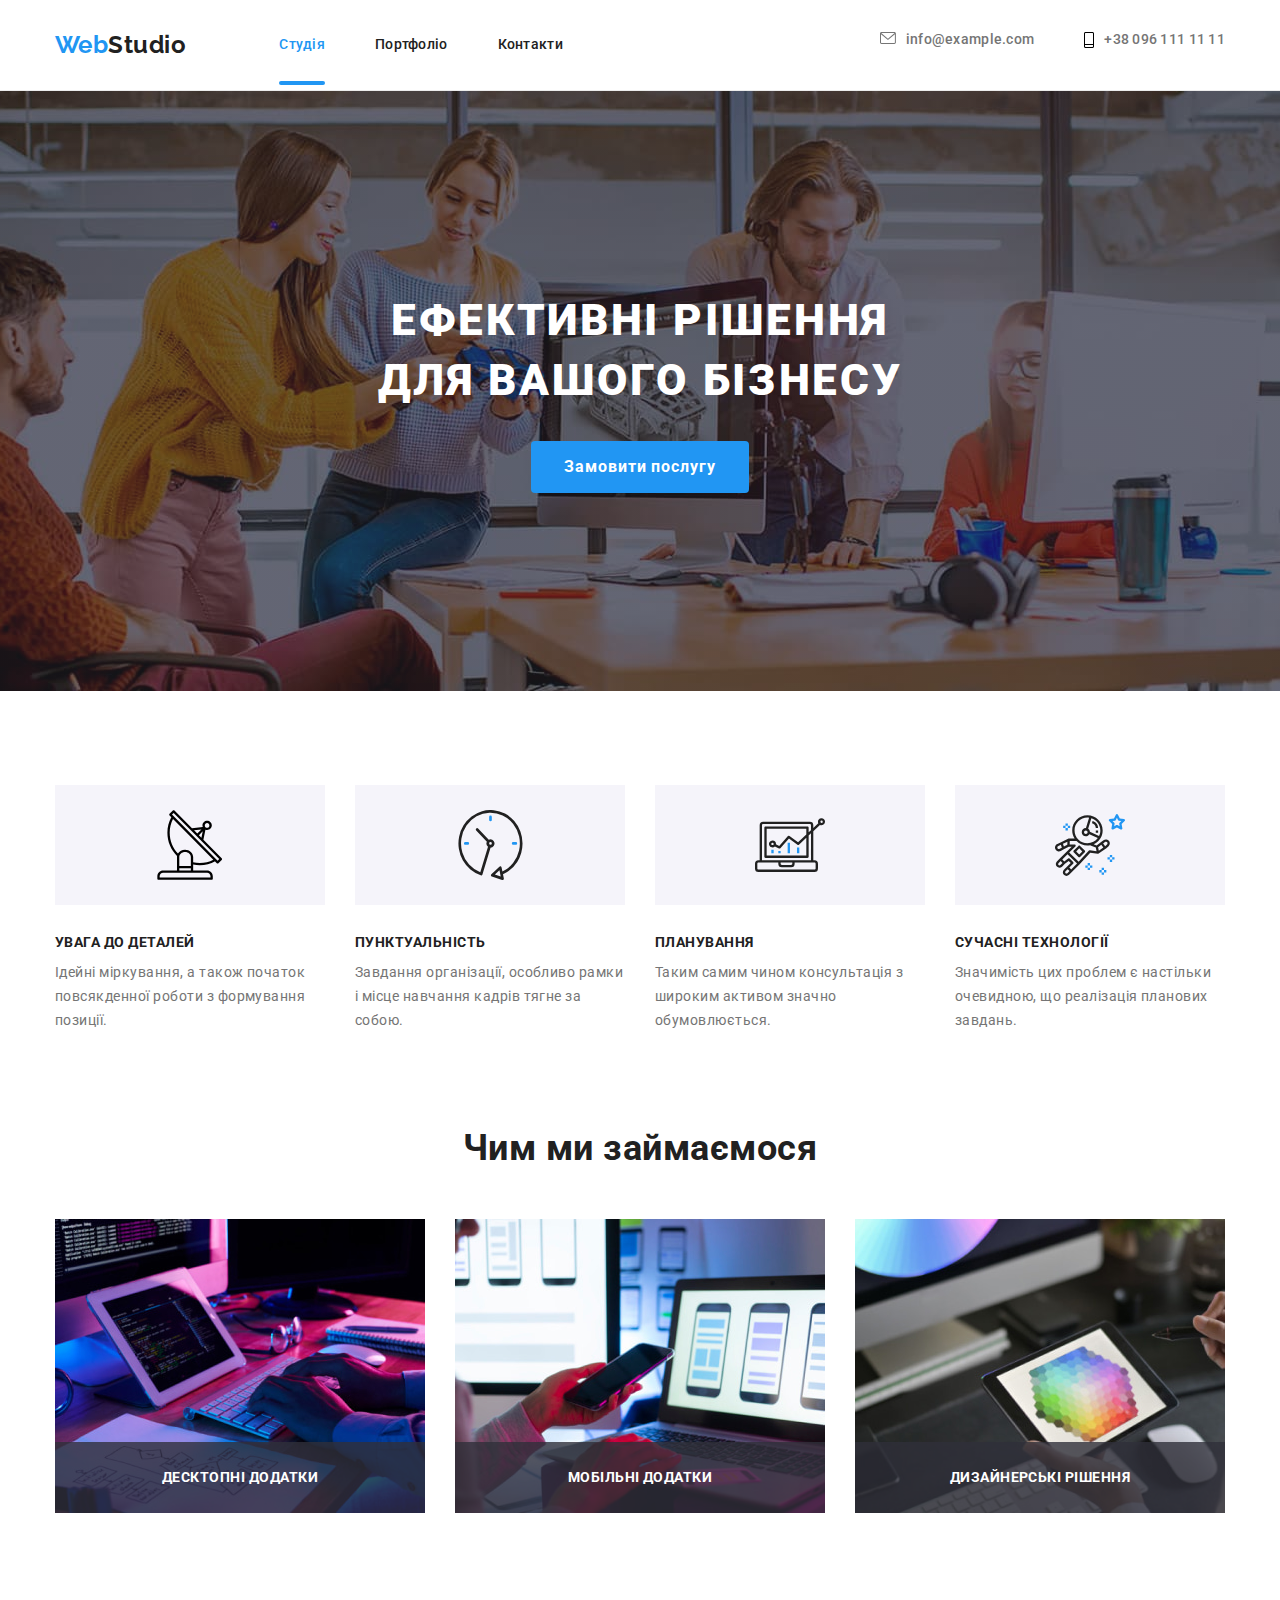
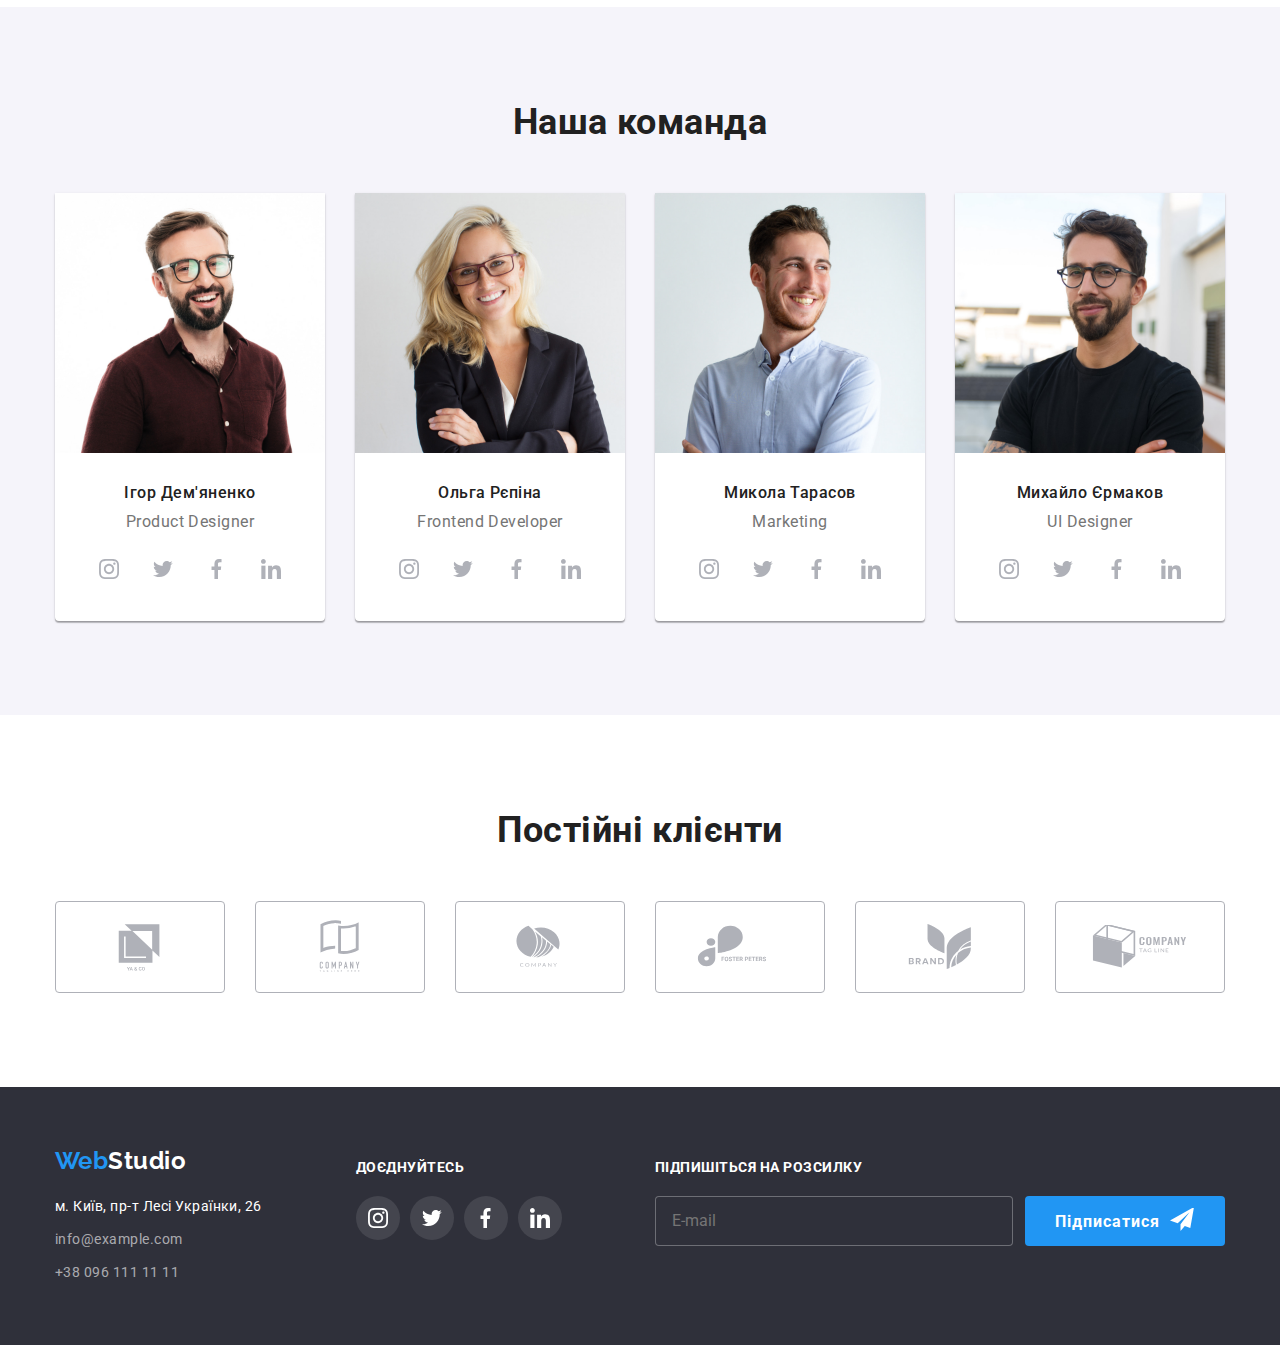
<file: index.html>
<!DOCTYPE html>
<html lang="uk">

<head>
    <meta charset="UTF-8" />
    <meta name="viewport" content="width=device-width, initial-scale=1.0" />
    <title>Головна</title>
    <!-- font-family: 'Raleway', sans-serif; -->
    <!-- font-family: 'Roboto', sans-serif; -->
    <link
        href="https://fonts.googleapis.com/css2?family=Raleway:wght@700&family=Roboto:wght@400;500;700;900&display=swap"
        rel="stylesheet" />
    <!-- modern-normalize-min -->
    <link rel="stylesheet"
        href="https://cdnjs.cloudflare.com/ajax/libs/modern-normalize/1.1.0/modern-normalize.min.css" />
    <!-- main.min.css -->
    <link rel="stylesheet" href="./sass/main.css" />
</head>

<body class="page studio">
    <!--Шапка сайта-->
    <header class="page-header">
        <div class="container page-header__nav">
            <nav class="site-nav">
                <a href="./index.html" class="logo page-header__logo">
                    Web<span class="logo__text" lang="en">Studio</span>
                </a>

                <ul class="site-nav__list list">
                    <li class="site-nav__list-item item"><a href="./index.html" class="site-nav__link link site-nav__link--active">Студія</a>
                    </li>
                    <li class="site-nav__list-item item"><a href="./portfolio.html" class="site-nav__link link">
                            Портфоліо</a></li>
                    <li class="site-nav__list-item item"><a href="/" class="site-nav__link link">Контакти</a></li>
                </ul>
            </nav>

            <ul class="contact-list list">
                <li class="contact-list__item item">
                    <a href="mailto:info@example.com" class="contact-list__link link">
                        <svg class="contact-list__link-icon contact-list__icon-email">
                            <use href="./images/icons/symbol-defs.svg#icon-envelope"></use>
                        </svg>
                        info@example.com
                    </a>
                </li>
                <li class="contact-list__item">
                    <a href="tel:+38 096 111 11 11" class="contact-list__link link">
                        <svg class="contact-list__link-icon contact-list__icon-phone">
                            <use href="./images/icons/symbol-defs.svg#icon-phone"></use>
                        </svg>
                        +38 096 111 11 11
                    </a>
                </li>
            </ul>

            <button
             type="button"
             class="menu-button" 
             mobile-menu-open>
                <svg 
                class="menu-button__icon"
                width="40px"
                height="40px"
                aria-label="Перемикач мобільного меню"
                >
                    <use class="menu-button__icon-menu" href="./images/icons/symbol-defs.svg#icon-menu"></use>
                </svg>
            </button>
        </div>
    </header>

    <main>
        <!--Герой-->
        <section class="hero overlay">
            <h1 class="hero__title">
                Ефективні рішення <br>
                для вашого бізнесу
            </h1>
            <button type="button" class="hero__button button button--primary" data-modal-open>Замовити послугу</button>
        </section>

        <!--Преимущества-->
        <section class="section features">
            <div class="container">
                <h2 hidden class="section__title">Наші переваги</h2>

                <ul class="features__list list">
                    <li class="feature feature__icon-antenna">
                        <h3 class="feature__title">Увага до деталей</h3>
                        <p class="feature__text">
                            Ідейні міркування, а також початок повсякденної роботи з формування позиції.
                        </p>
                    </li>

                    <li class="feature feature__icon-clock">
                        <h3 class="feature__title">Пунктуальність</h3>
                        <p class="feature__text">
                            Завдання організації, особливо рамки і місце навчання кадрів тягне за собою.
                        </p>
                    </li>

                    <li class="feature feature__icon-diagram">
                        <h3 class="feature__title">Планування</h3>
                        <p class="feature__text">
                            Таким самим чином консультація з широким активом значно обумовлюється.
                        </p>
                    </li>

                    <li class="feature feature__icon-astronaut">
                        <h3 class="feature__title">Сучасні технології
                        </h3>
                        <p class="feature__text">
                            Значимість цих проблем є настільки очевидною, що реалізація планових завдань.
                        </p>
                    </li>
                </ul>
            </div>
        </section>

        <!--Примеры работ-->
        <section class="section examples no-padding-top">
            <div class="container">
                <h2 class="section__title">Чим ми займаємося</h2>

                <ul class="examples__list list">
                    <li class="example">
                        <div class="example__product-thumb">
                            <img src="./images/img1.jpg" alt="Разработка мобильных приложений" width="370" />

                            <div class="example__product-actions">
                                <p class="example__text">Десктопні додатки</p>
                            </div>
                        </div>
                    </li>

                    <li class="example">
                        <div class="example__product-thumb">
                            <img src="./images/img2.jpg" alt="Разработка мобильных приложений" width="370" />

                            <div class="example__product-actions">
                                <p class="example__text">Мобільні додатки</p>
                            </div>
                        </div>
                    </li>

                    <li class="example">
                        <div class="example__product-thumb">
                            <img src="./images/img3.jpg" alt="Разработка мобильных приложений" width="370" />

                            <div class="example__product-actions">
                                <p class="example__text">Дизайнерські рішення</p>
                            </div>
                        </div>
                    </li>
                </ul>
            </div>
        </section>

        <!--Сотрудники-->
        <section class="section employees">
            <div class="container">
                <h2 class="section__title">Наша команда</h2>

                <ul class="employees-cardset list">
                    <li class="employee-card">
                        <img src="./images/img4.jpg" alt="Игорь Демьяненко" width="270" class="employee-card__image" />
                        <h3 class="employee-card__title">Ігор Дем'яненко</h3>
                        <p class="employee-card__text">Product Designer</p>

                        <ul class="social-cardset list">
                            <li class="social-card">
                                <a href="/" class="social-card__link link" aria-label="Instagram">
                                    <svg class="social-card__icon">
                                        <use href="./images/icons/symbol-defs.svg#icon-insta"></use>
                                    </svg>
                                </a>
                            </li>

                            <li class="social-card">
                                <a href="/" class="social-card__link link" aria-label="Twitter">
                                    <svg class="social-card__icon">
                                        <use href="./images/icons/symbol-defs.svg#icon-twitter"></use>
                                    </svg>
                                </a>
                            </li>

                            <li class="social-card">
                                <a href="/" class="social-card__link link" aria-label="Facebook">
                                    <svg class="social-card__icon">
                                        <use href="./images/icons/symbol-defs.svg#icon-facebook"></use>
                                    </svg>
                                </a>
                            </li>

                            <li class="social-card">
                                <a href="/" class="social-card__link link" aria-label="LinkedIn">
                                    <svg class="social-card__icon">
                                        <use href="./images/icons/symbol-defs.svg#icon-linkedin"></use>
                                    </svg>
                                </a>
                            </li>
                        </ul>
                    </li>

                    <li class="employee-card">
                        <img src="./images/img5.jpg" alt="Ольга Репина" width="270" class="employee-card__image"/>
                        <h3 class="employee-card__title">Ольга Рєпіна</h3>
                        <p class="employee-card__text">Frontend Developer</p>

                        <ul class="social-cardset list">
                            <li class="social-card">
                                <a href="/" class="social-card__link link" aria-label="Instagram">
                                    <svg class="social-card__icon">
                                        <use href="./images/icons/symbol-defs.svg#icon-insta"></use>
                                    </svg>
                                </a>
                            </li>

                            <li class="social-card">
                                <a href="/" class="social-card__link link" aria-label="Twitter">
                                    <svg class="social-card__icon">
                                        <use href="./images/icons/symbol-defs.svg#icon-twitter"></use>
                                    </svg>
                                </a>
                            </li>

                            <li class="social-card">
                                <a href="/" class="social-card__link link" aria-label="Facebook">
                                    <svg class="social-card__icon">
                                        <use href="./images/icons/symbol-defs.svg#icon-facebook"></use>
                                    </svg>
                                </a>
                            </li>

                            <li class="social-card">
                                <a href="/" class="social-card__link" aria-label="LinkedIn">
                                    <svg class="social-card__icon">
                                        <use href="./images/icons/symbol-defs.svg#icon-linkedin"></use>
                                    </svg>
                                </a>
                            </li>
                        </ul>
                    </li>

                    <li class="employee-card">
                        <img src="./images/img6.jpg" alt="Николай Тарасов" width="270" class="employee-card__image"/>
                        <h3 class="employee-card__title">Микола Тарасов</h3>
                        <p class="employee-card__text">Marketing</p>

                        <ul class="social-cardset list">
                            <li class="social-card">
                                <a href="/" class="social-card__link link" aria-label="Instagram">
                                    <svg class="social-card__icon">
                                        <use href="./images/icons/symbol-defs.svg#icon-insta"></use>
                                    </svg>
                                </a>
                            </li>

                            <li class="social-card">
                                <a href="/" class="social-card__link link" aria-label="Twitter">
                                    <svg class="social-card__icon">
                                        <use href="./images/icons/symbol-defs.svg#icon-twitter"></use>
                                    </svg>
                                </a>
                            </li>

                            <li class="social-card">
                                <a href="/" class="social-card__link link" aria-label="Facebook">
                                    <svg class="social-card__icon">
                                        <use href="./images/icons/symbol-defs.svg#icon-facebook"></use>
                                    </svg>
                                </a>
                            </li>

                            <li class="social-card">
                                <a href="/" class="social-card__link" aria-label="LinkedIn">
                                    <svg class="social-card__icon">
                                        <use href="./images/icons/symbol-defs.svg#icon-linkedin"></use>
                                    </svg>
                                </a>
                            </li>
                        </ul>
                    </li>

                    <li class="employee-card">
                        <img src="./images/img7.jpg" alt="Михаил Ермаков" width="270" class="employee-card__image"/>
                        <h3 class="employee-card__title">Михайло Єрмаков</h3>
                        <p class="employee-card__text">UI Designer</p>

                        <ul class="social-cardset list">
                            <li class="social-card">
                                <a href="/" class="social-card__link link" aria-label="Instagram">
                                    <svg class="social-card__icon">
                                        <use href="./images/icons/symbol-defs.svg#icon-insta"></use>
                                    </svg>
                                </a>
                            </li>

                            <li class="social-card">
                                <a href="/" class="social-card__link" aria-label="Twitter">
                                    <svg class="social-card__icon">
                                        <use href="./images/icons/symbol-defs.svg#icon-twitter"></use>
                                    </svg>
                                </a>
                            </li>

                            <li class="social-card">
                                <a href="/" class="social-card__link link" aria-label="Facebook">
                                    <svg class="social-card__icon">
                                        <use href="./images/icons/symbol-defs.svg#icon-facebook"></use>
                                    </svg>
                                </a>
                            </li>

                            <li class="social-card">
                                <a href="/" class="social-card__link link" aria-label="LinkedIn">
                                    <svg class="social-card__icon">
                                        <use href="./images/icons/symbol-defs.svg#icon-linkedin"></use>
                                    </svg>
                                </a>
                            </li>
                        </ul>
                    </li>
                </ul>
            </div>
        </section>

        <section class="section customers">
            <div class="container">
                <h2 class="section__title">Постійні клієнти</h2>

                <ul class="customers__list list">
                    <li class="customer">
                        <a href="/" class="customer__link">
                            <svg class="customer__icon" width="106" height="60" aria-label="Company 1">
                                <use href="./images/icons/symbol-defs.svg#icon-logo-yaco"></use>
                            </svg>
                        </a>
                    </li>
                    <li class="customer">
                        <a href="/" class="customer__link">
                            <svg class="customer__icon" width="106" height="60" aria-label="Company 2">
                                <use href="./images/icons/symbol-defs.svg#icon-logo-tagline"></use>
                            </svg>
                        </a>
                    </li>
                    <li class="customer">
                        <a href="/" class="customer__link">
                            <svg class="customer__icon" width="106" height="60" aria-label="Company3">
                                <use href="./images/icons/symbol-defs.svg#icon-logo-company"></use>
                            </svg>
                        </a>
                    </li>
                    <li class="customer">
                        <a href="/" class="customer__link">
                            <svg class="customer__icon" width="106" height="60" aria-label="Company4">
                                <use href="./images/icons/symbol-defs.svg#icon-logo-foster"></use>
                            </svg>
                        </a>
                    </li>
                    <li class="customer">
                        <a href="/" class="customer__link">
                            <svg class="customer__icon" width="106" height="60" aria-label="Company5">
                                <use href="./images/icons/symbol-defs.svg#icon-logo-brand"></use>
                            </svg>
                        </a>
                    </li>
                    <li class="customer">
                        <a href="/" class="customer__link">
                            <svg class="customer__icon" width="106" height="60" aria-label="Company6">
                                <use href="./images/icons/symbol-defs.svg#icon-logo-tagline-last"></use>
                            </svg>
                        </a>
                    </li>
                </ul>
            </div>
        </section>
    </main>

    <!--Футер-->
    <footer class="page-footer">
        <div class="container page-footer__container">
            <div class="address">
                <a href="./index.html" class="page-footer__logo logo">
                    Web<span class="logo__text--white" lang="en">Studio</span>
                </a>

                <address>
                    <ul class="address__list list">
                        <li class="address__list-item">
                            <a href="https://goo.gl/maps/jCzg7jhKa1Qg6soNA" class="address__link-map">м. Київ, пр-т Лесі
                                Українки, 26</a>
                        </li>

                        <li class="address__list-item">
                            <a href="mailto:info@example.com" class="address__link">info@example.com</a>
                        </li>

                        <li class="address__list-item">
                            <a href="tel:+38 096 111 11 11" class="address__link">+38 096 111 11 11</a>
                        </li>
                    </ul>
                </address>
            </div>

            <div class="footer-social">
                <h3 class="footer-social__title">доєднуйтесь</h3>

                <ul class="footer-social__cardset list">
                    <li class="footer-social__card">
                        <a href="/" class="footer-social__link link" aria-label="Instagram">
                            <svg class="footer-social__icon">
                                <use href="./images/icons/symbol-defs.svg#icon-insta"></use>
                            </svg>
                        </a>
                    </li>

                    <li class="footer-social__card">
                        <a href="/" class="footer-social__link link" aria-label="Twitter">
                            <svg class="footer-social__icon">
                                <use href="./images/icons/symbol-defs.svg#icon-twitter"></use>
                            </svg>
                        </a>
                    </li>

                    <li class="footer-social__card">
                        <a href="/" class="footer-social__link" aria-label="Facebook">
                            <svg class="footer-social__icon">
                                <use href="./images/icons/symbol-defs.svg#icon-facebook"></use>
                            </svg>
                        </a>
                    </li>

                    <li class="footer-social__card">
                        <a href="/" class="footer-social__link link" aria-label="LinkedIn">
                            <svg class="footer-social__icon">
                                <use href="./images/icons/symbol-defs.svg#icon-linkedin"></use>
                            </svg>
                        </a>
                    </li>
                </ul>
            </div>

            <div class="newsletter">
                <h3 class="newsletter__title">Підпишіться на розсилку</h3>

                <form action="#" class="footer-form" autocomplete="off" novalidate>
                    <input type="email" name="contact-email" id="contact-email" placeholder="E-mail"
                        class="footer-form__input" />
                    <button class="footer-button button button--primary" type="submit">
                        <span class="footer-button__text">Підписатися</span> <svg class="footer-button__icon" width="24px" height="24px">
                            <use href="./images/icons/symbol-defs.svg#icon-send"></use>
                        </svg>
                    </button>
                </form>
            </div>
        </div>
    </footer>

    <!-- Modal Window -->
    <div class="backdrop is-hidden" data-modal>
        <div class="modal">
            <button type="button" class="modal-close-button" data-modal-close>
                <svg class="modal-close-button__icon">
                    <use href="./images/icons/symbol-defs.svg#icon-close"></use>
                </svg>
            </button>

            <h2 class="modal__title">Залиште свої дані, ми вам передзвонимо</h2>
            <form action="#" class="modal__form" autocomplete="off" novalidate>
                <div class="form-field">
                    <label for="contact-name" class="form-field__label">Ім'я</label>
                    <input type="text" name="contact-name" id="contact-name" class="form-field__input" />
                    <svg class="form-field__icon" width="12" height="12">
                        <use href="./images/icons/symbol-defs.svg#icon-name"></use>
                    </svg>
                </div>

                <div class="form-field">
                    <label for="contact-tel" class="form-field__label">Телефон</label>
                    <input type="tel" name="contact-tel" id="contact-tel" class="form-field__input" />
                    <svg class="form-field__icon form-field__icon-phone">
                        <use href="./images/icons/symbol-defs.svg#icon-phone-input"></use>
                    </svg>
                </div>

                <div class="form-field">
                    <label for="contact-e-mail" class="form-field__label">Пошта</label>
                    <input type="email" name="contact-email" id="contact-e-mail" class="form-field__input" />
                    <svg class="form-field__icon form-field__icon-email">
                        <use href="./images/icons/symbol-defs.svg#icon-email-input"></use>
                    </svg>
                </div>

                <div class="form-field comment-field">
                    <label for="form-textarea" class="form-field__label">Коментар</label>
                    <textarea name="form-comment" id="form-textarea" placeholder="Введіть текст"
                        class="form-field__input form-field__textarea"></textarea>
                </div>

                <div class="form-field field-policy">
                    <label class="form-field__checkbox-label">
                        <input class="form-field__checkbox" type="checkbox">
                        <span class="form-field__icon-checked"></span>
                        Згоден(на) на розсилку та приймаю <a href="#" class="form-field__link">Умови договору</a>
                    </label>
                </div>

                <div class="modal__submit-button">
                    <button class="modal__form-button button button--primary" type="submit">Відправити</button>
                </div>
            </form>
        </div>
    </div>

    <!-- Mobile-menu -->
    <div class="mobile-backdrop is-hidden" mobile-menu>
        <div class="container mobile-backdrop__container">
            <div class="mobile-menu">
                <button type="button" class="mobile-menu-close-button" mobile-menu-close>
                    <svg class="mobile-menu-close-button__icon">
                        <use href="./images/icons/symbol-defs.svg#icon-close"></use>
                    </svg>
                </button>
            
                <div class="mobile-menu-nav">
                    <nav class="mobile-site-nav">
                        <ul class="mobile-menu-nav___list list">
                            <li class="mobile-menu-nav__list-item item"><a href="./index.html"
                                    class="mobile-menu-nav__link link mobile-menu-nav__link--active">Студія</a>
                            </li>
                            <li class="mobile-menu-nav__list-item item"><a href="./portfolio.html"
                                    class="mobile-menu-nav__link link">
                                    Портфоліо</a></li>
                            <li class="mobile-menu-nav__list-item item"><a href="/" class="mobile-menu-nav__link link">Контакти</a>
                            </li>
                        </ul>
                    </nav>
            
                    <ul class="mobile-contact-list list">
                        <li class="mobile-contact-list__item">
                            <a href="tel:+38 096 111 11 11" class="mobile-contact-list__link link">
                                +38 096 111 11 11
                            </a>
                        </li>
                        <li class="mobile-contact-list__item item">
                            <a href="mailto:info@devstudio.com" class="mobile-contact-list__link-email link">
                                info@devstudio.com
                            </a>
                        </li>
                    </ul>
            
                    <ul class="mobile-social-list list">
                        <li class="mobile-social-list__item">
                            <a href="/" class="mobile-social-list__link">Instagram</a>
                        </li>
                        <li class="mobile-social-list__item">
                            <a href="/" class="mobile-social-list__link">Twitter</a>
                        </li>
                        <li class="mobile-social-list__item">
                            <a href="/" class="mobile-social-list__link">Facebook</a>
                        </li>
                        <li class="mobile-social-list__item">
                            <a href="/" class="mobile-social-list__link">LinkedIn</a>
                        </li>
                    </ul>
                </div>
            </div>
        </div>
    </div>

    <!-- Script for modal window -->
    <script src="./js/modal.js"></script>
    <!-- Script for mobile menu -->
    <script src="./js/mobile-menu.js"></script>
</body>

</html>
</file>
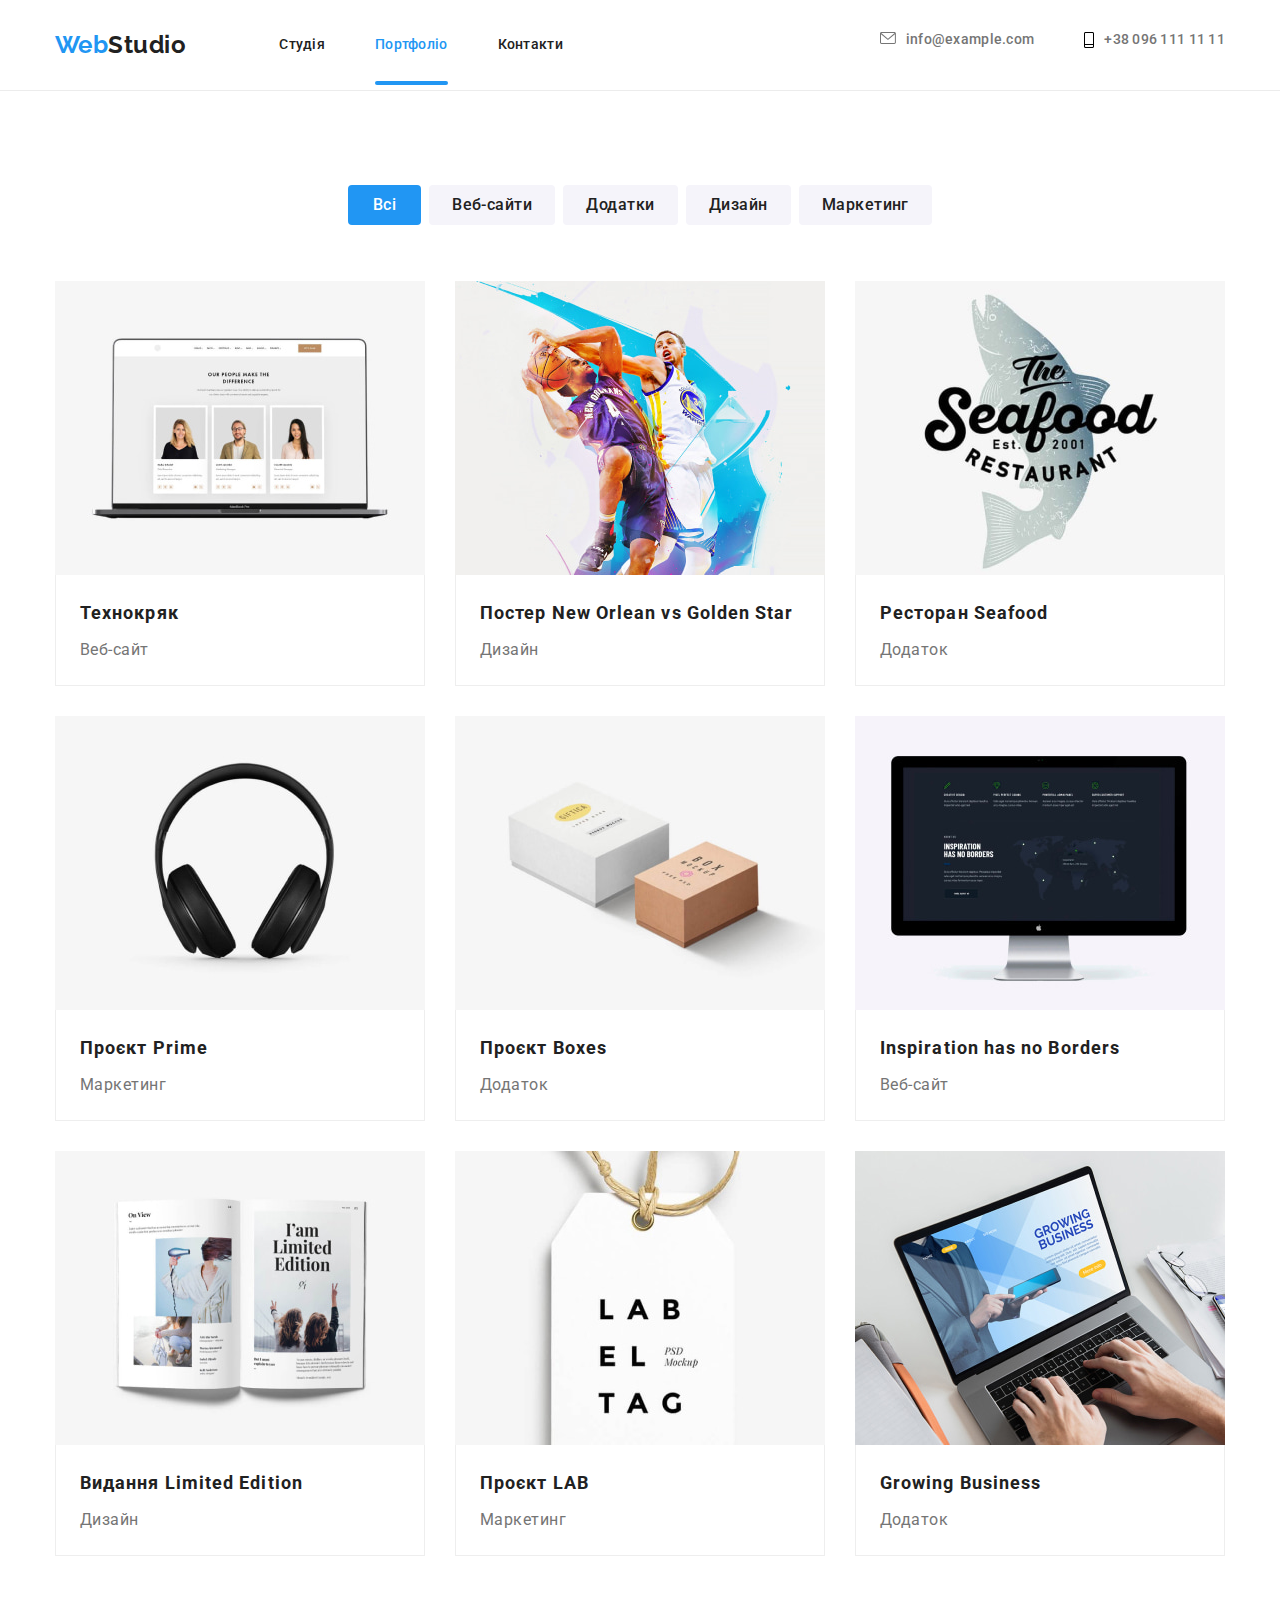
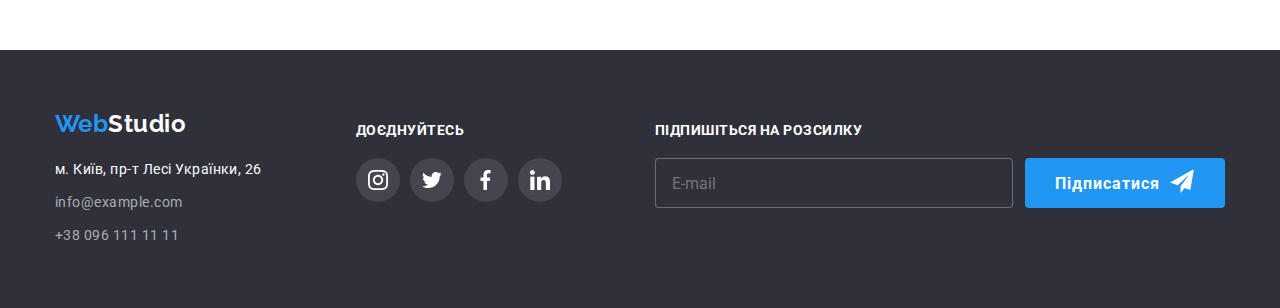
<file: portfolio.html>
<!DOCTYPE html>
<html lang="uk">

<head>
    <meta charset="UTF-8" />
    <meta name="viewport" content="width=device-width, initial-scale=1.0" />
    <title>Портфоліо</title>
    <!-- font-family: 'Raleway', sans-serif; -->
    <!-- font-family: 'Roboto', sans-serif; -->
    <link
        href="https://fonts.googleapis.com/css2?family=Raleway:wght@700&family=Roboto:wght@400;500;700;900&display=swap"
        rel="stylesheet" />
    <!-- modern-normalize-min -->
    <link rel="stylesheet"
        href="https://cdnjs.cloudflare.com/ajax/libs/modern-normalize/1.1.0/modern-normalize.min.css" />
    <!-- main.min.css -->
    <link rel="stylesheet" href="./sass/main.css" />
</head>

<body class="page">
    <!--Шапка сайта-->
        <header class="page-header">
            <div class="container page-header__nav">
                <nav class="site-nav">
                    <a href="./index.html" class="logo page-header__logo">
                        Web<span class="logo__text" lang="en">Studio</span>
                    </a>
        
                    <ul class="site-nav__list list">
                        <li class="site-nav__list-item item"><a href="./index.html"
                                class="site-nav__link link site-nav__link">Студія</a>
                        </li>
                        <li class="site-nav__list-item item"><a href="./portfolio.html" class="site-nav__link link site-nav__link--active">
                                Портфоліо</a></li>
                        <li class="site-nav__list-item item"><a href="/" class="site-nav__link link">Контакти</a></li>
                    </ul>
                </nav>
        
                <ul class="contact-list list">
                    <li class="contact-list__item item">
                        <a href="mailto:info@example.com" class="contact-list__link link">
                            <svg class="contact-list__link-icon contact-list__icon-email">
                                <use href="./images/icons/symbol-defs.svg#icon-envelope"></use>
                            </svg>
                            info@example.com
                        </a>
                    </li>
                    <li class="contact-list__item">
                        <a href="tel:+38 096 111 11 11" class="contact-list__link link">
                            <svg class="contact-list__link-icon contact-list__icon-phone">
                                <use href="./images/icons/symbol-defs.svg#icon-phone"></use>
                            </svg>
                            +38 096 111 11 11
                        </a>
                    </li>
                </ul>
        
                <button type="button" class="menu-button" mobile-menu-open>
                    <svg class="menu-button__icon" width="40px" height="40px" aria-label="Перемикач мобільного меню">
                        <use class="menu-button__icon-menu" href="./images/icons/symbol-defs.svg#icon-menu"></use>
                    </svg>
                </button>
            </div>
        </header>

    <main>
        <section class="section">
            <div class="container">
                <h1 hidden class="section__title">Портфоліо</h1>
                <!-- Категории -->
                <ul class="categories-list list">
                    <li class="category"><button type="button" class="category__button button category__button--active">Всі</button></li>
                    <li class="category"><button type="button" class="category__button button category__button--secondary">Веб-сайти</button></li>
                    <li class="category"><button type="button" class="category__button button category__button--secondary">Додатки</button></li>
                    <li class="category"><button type="button" class="category__button button category__button--secondary">Дизайн</button></li>
                    <li class="category"><button type="button" class="category__button button category__button--secondary">Маркетинг</button></li>
                </ul>
                <!-- Проекты -->
                <ul class="projects-list list">
                    <li class="projects-list__item">
                        <div class="product-thumb">
                            <img src="./images/portfolio_technokriak.jpg" alt="Технокряк" width="370" class="product-thumb__image">

                            <div class="product-actions">
                                <p class="product-actions__text">Ресурс пропонує комплексні пропозиції з різним рівнем функціоналу та
                                    сервісів. Все це дозволить відвідувачу отримати вичерпні відомості про компанію або
                                    приватну особу.</p>
                            </div>
                        </div>

                        <div class="project project-one">
                            <h3 class="project__title">Технокряк</h3>
                            <p class="project__text">Веб-сайт</p>
                        </div>
                    </li>

                    <li class="projects-list__item">
                        <div class="product-thumb">
                            <img src="./images/portfolio_neworleansvsgoldenstar.jpg"
                                alt="Постер New Orlean vs Golden Star" width="370" class="product-thumb__image">

                            <div class="product-actions">
                                <p class="product-actions__text">Ресурс пропонує комплексні пропозиції з різним рівнем функціоналу та
                                    сервісів. Все це дозволить
                                    відвідувачу отримати вичерпні відомості про компанію або приватну особу.</p>
                            </div>
                        </div>

                        <div class="project">
                            <h3 class="project__title">Постер New Orlean vs Golden Star</h3>
                            <p class="project__text">Дизайн</p>
                        </div>
                    </li>

                    <li class="projects-list__item">
                        <div class="product-thumb">
                            <img src="./images/portfolio_seafood.jpg" alt="Ресторан Seafood" width="370" class="product-thumb__image">

                            <div class="product-actions">
                                <p class="product-actions__text">Ресурс пропонує комплексні пропозиції з різним рівнем функціоналу та
                                    сервісів. Все це дозволить
                                    відвідувачу отримати вичерпні відомості про компанію або приватну особу.</p>
                            </div>
                        </div>

                        <div class="project">
                            <h3 class="project__title">Ресторан Seafood</h3>
                            <p class="project__text">Додаток</p>
                        </div>
                    </li>

                    <li class="projects-list__item">
                        <div class="product-thumb">
                            <img src="./images/portfolio_prime.jpg" alt="Проект Prime" width="370" class="product-thumb__image">

                            <div class="product-actions">
                                <p class="product-actions__text">Ресурс пропонує комплексні пропозиції з різним рівнем функціоналу та
                                    сервісів. Все це дозволить
                                    відвідувачу отримати вичерпні відомості про компанію або приватну особу.</p>
                            </div>
                        </div>

                        <div class="project">
                            <h3 class="project__title">Проєкт Prime</h3>
                            <p class="project__text">Маркетинг</p>
                        </div>
                    </li>

                    <li class="projects-list__item">
                        <div class="product-thumb">
                            <img src="./images/portfolio_boxes.jpg" alt="Проект Boxes" width="370" class="product-thumb__image">

                            <div class="product-actions">
                                <p class="product-actions__text">Ресурс пропонує комплексні пропозиції з різним рівнем функціоналу та
                                    сервісів. Все це дозволить
                                    відвідувачу отримати вичерпні відомості про компанію або приватну особу.</p>
                            </div>
                        </div>

                        <div class="project">
                            <h3 class="project__title">Проєкт Boxes</h3>
                            <p class="project__text">Додаток</p>
                        </div>
                    </li>

                    <li class="projects-list__item">
                        <div class="product-thumb">
                            <img src="./images/portfolio_inspirationhasnoborders.jpg" alt="Inspiration has no Borders"
                                width="370" class="product-thumb__image">

                            <div class="product-actions">
                                <p class="product-actions__text">Ресурс пропонує комплексні пропозиції з різним рівнем функціоналу та
                                    сервісів. Все це дозволить
                                    відвідувачу отримати вичерпні відомості про компанію або приватну особу.</p>
                            </div>
                        </div>

                        <div class="project">
                            <h3 class="project__title">Inspiration has no Borders</h3>
                            <p class="project__text">Веб-сайт</p>
                        </div>
                    </li>

                    <li class="projects-list__item">
                        <div class="product-thumb">
                            <img src="./images/portfolio_limitededition.jpg" alt="Издание Limited Edition" width="370" class="product-thumb__image">

                            <div class="product-actions">
                                <p class="product-actions__text">Ресурс пропонує комплексні пропозиції з різним рівнем функціоналу та
                                    сервісів. Все це дозволить
                                    відвідувачу отримати вичерпні відомості про компанію або приватну особу.</p>
                            </div>
                        </div>

                        <div class="project">
                            <h3 class="project__title">Видання Limited Edition</h3>
                            <p class="project__text">Дизайн</p>
                        </div>
                    </li>

                    <li class="projects-list__item">
                        <div class="product-thumb">
                            <img src="./images/portfolio_lab.jpg" alt="Проект LAB" width="370" class="product-thumb__image">

                            <div class="product-actions">
                                <p class="product-actions__text">Ресурс пропонує комплексні пропозиції з різним рівнем функціоналу та
                                    сервісів. Все це дозволить
                                    відвідувачу отримати вичерпні відомості про компанію або приватну особу.</p>
                            </div>
                        </div>

                        <div class="project">
                            <h3 class="project__title">Проєкт LAB</h3>
                            <p class="project__text">Маркетинг</p>
                        </div>
                    </li>

                    <li class="projects-list__item">
                        <div class="product-thumb">
                            <img src="./images/portfolio_growingbusiness.jpg" alt="Growing Business" width="370" class="product-thumb__image">

                            <div class="product-actions">
                                <p class="product-actions__text">Ресурс пропонує комплексні пропозиції з різним рівнем функціоналу та
                                    сервісів. Все це дозволить
                                    відвідувачу отримати вичерпні відомості про компанію або приватну особу.</p>
                            </div>
                        </div>

                        <div class="project">
                            <h3 class="project__title">Growing Business</h3>
                            <p class="project__text">Додаток</p>
                        </div>
                    </li>
                </ul>
            </div>
        </section>
    </main>

    <!--Футер-->
    <footer class="page-footer">
        <div class="container page-footer__container">
            <div class="address">
                <a href="./index.html" class="page-footer__logo logo">
                    Web<span class="logo__text--white" lang="en">Studio</span>
                </a>
    
                <address>
                    <ul class="address__list list">
                        <li class="address__list-item">
                            <a href="https://goo.gl/maps/jCzg7jhKa1Qg6soNA" class="address__link-map">м. Київ, пр-т Лесі
                                Українки, 26</a>
                        </li>
    
                        <li class="address__list-item">
                            <a href="mailto:info@example.com" class="address__link">info@example.com</a>
                        </li>
    
                        <li class="address__list-item">
                            <a href="tel:+38 096 111 11 11" class="address__link">+38 096 111 11 11</a>
                        </li>
                    </ul>
                </address>
            </div>
    
            <div class="footer-social">
                <h3 class="footer-social__title">доєднуйтесь</h3>
    
                <ul class="footer-social__cardset list">
                    <li class="footer-social__card">
                        <a href="/" class="footer-social__link link" aria-label="Instagram">
                            <svg class="footer-social__icon">
                                <use href="./images/icons/symbol-defs.svg#icon-insta"></use>
                            </svg>
                        </a>
                    </li>
    
                    <li class="footer-social__card">
                        <a href="/" class="footer-social__link link" aria-label="Twitter">
                            <svg class="footer-social__icon">
                                <use href="./images/icons/symbol-defs.svg#icon-twitter"></use>
                            </svg>
                        </a>
                    </li>
    
                    <li class="footer-social__card">
                        <a href="/" class="footer-social__link" aria-label="Facebook">
                            <svg class="footer-social__icon">
                                <use href="./images/icons/symbol-defs.svg#icon-facebook"></use>
                            </svg>
                        </a>
                    </li>
    
                    <li class="footer-social__card">
                        <a href="/" class="footer-social__link link" aria-label="LinkedIn">
                            <svg class="footer-social__icon">
                                <use href="./images/icons/symbol-defs.svg#icon-linkedin"></use>
                            </svg>
                        </a>
                    </li>
                </ul>
            </div>
    
            <div class="newsletter">
                <h3 class="newsletter__title">Підпишіться на розсилку</h3>
    
                <form action="#" class="footer-form" autocomplete="off" novalidate>
                    <input type="email" name="contact-email" id="contact-email" placeholder="E-mail"
                        class="footer-form__input" />
                    <button class="footer-button button button--primary" type="submit">
                        <span class="footer-button__text">Підписатися</span> <svg class="footer-button__icon" width="24px" height="24px">
                            <use href="./images/icons/symbol-defs.svg#icon-send"></use>
                        </svg>
                    </button>
                </form>
            </div>
        </div>
    </footer>

    <!-- Mobile menu -->
    <div class="mobile-backdrop is-hidden" mobile-menu>
        <div class="mobile-menu">
            <button type="button" class="mobile-menu-close-button" mobile-menu-close>
                <svg class="mobile-menu-close-button__icon">
                    <use href="./images/icons/symbol-defs.svg#icon-close"></use>
                </svg>
            </button>
    
            <div class="mobile-menu-nav">
                <nav class="mobile-site-nav">
                    <ul class="mobile-menu-nav___list list">
                        <li class="mobile-menu-nav__list-item item"><a href="./index.html"
                                class="mobile-menu-nav__link link mobile-menu-nav__link">Студія</a>
                        </li>
                        <li class="mobile-menu-nav__list-item item"><a href="./portfolio.html"
                                class="mobile-menu-nav__link link mobile-menu-nav__link--active">
                                Портфоліо</a></li>
                        <li class="mobile-menu-nav__list-item item"><a href="/"
                                class="mobile-menu-nav__link link">Контакти</a></li>
                    </ul>
                </nav>
    
                <ul class="mobile-contact-list list">
                    <li class="mobile-contact-list__item">
                        <a href="tel:+38 096 111 11 11" class="mobile-contact-list__link link">
                            +38 096 111 11 11
                        </a>
                    </li>
                    <li class="mobile-contact-list__item item">
                        <a href="mailto:info@devstudio.com" class="mobile-contact-list__link-email link">
                            info@devstudio.com
                        </a>
                    </li>
                </ul>
    
                <ul class="mobile-social-list list">
                    <li class="mobile-social-list__item">
                        <a href="/" class="mobile-social-list__link">Instagram</a>
                    </li>
                    <li class="mobile-social-list__item">
                        <a href="/" class="mobile-social-list__link">Twitter</a>
                    </li>
                    <li class="mobile-social-list__item">
                        <a href="/" class="mobile-social-list__link">Facebook</a>
                    </li>
                    <li class="mobile-social-list__item">
                        <a href="/" class="mobile-social-list__link">LinkedIn</a>
                    </li>
                </ul>
            </div>
        </div>
    </div>

    <!-- Script for mobile menu -->
    <script src="./js/mobile-menu.js"></script>
</body>

</html>
</file>
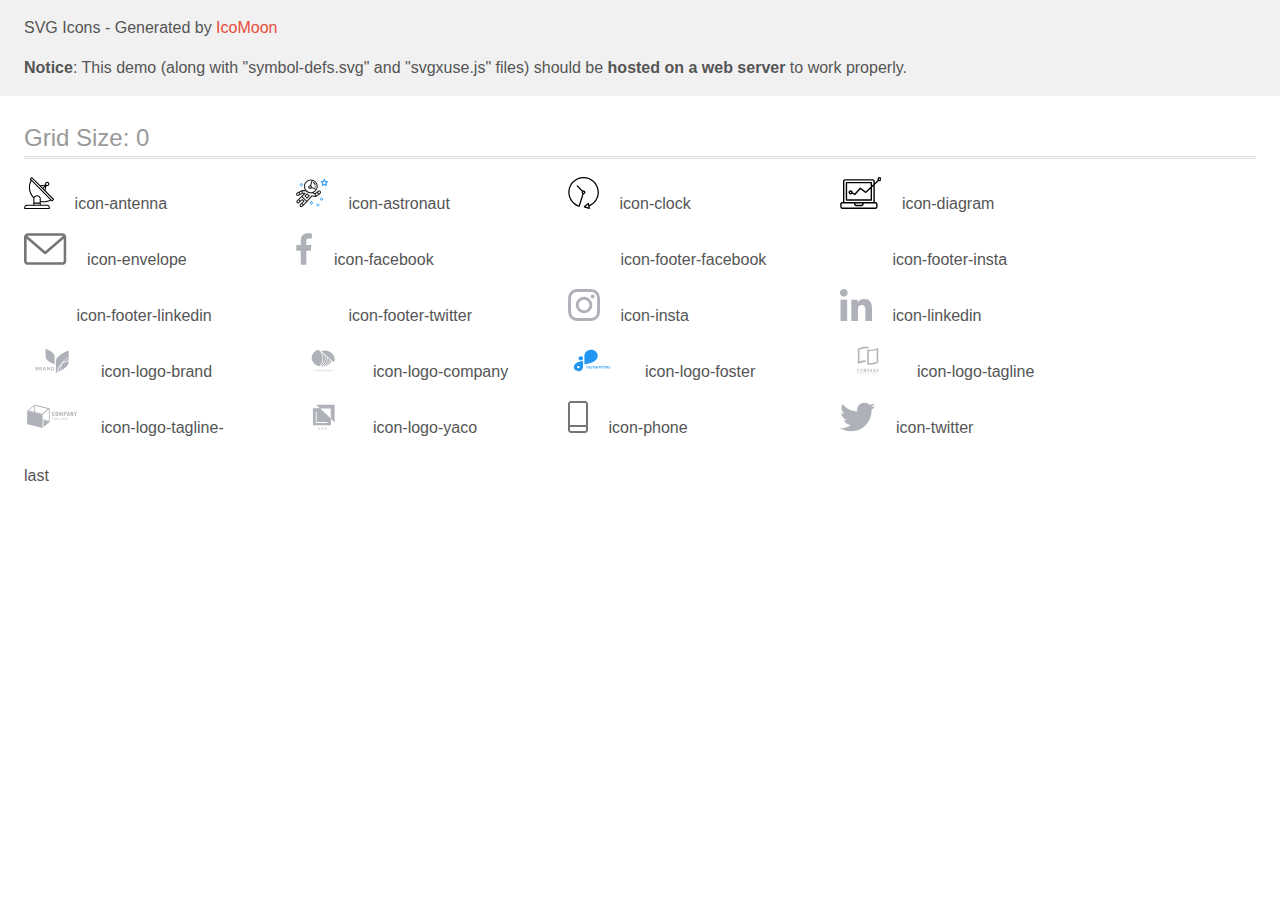
<file: images/icons/hw4/demo-external-svg.html>
<!doctype html>
<html>
<head>
    <title>IcoMoon - SVG Icons</title>
    <meta charset="utf-8">
    <meta name="viewport" content="width=device-width, initial-scale=1">
    <link rel="stylesheet" href="demo-files/demo.css">
    <link rel="stylesheet" href="style.css">
</head>
<body>
<header class="bgc1 clearfix">
<div class="mhl">
    <p>SVG Icons - Generated by <a href="https://icomoon.io/app">IcoMoon</a></p><p><strong>Notice</strong>: This demo (along with "symbol-defs.svg" and "svgxuse.js" files) should be <b>hosted on a web server</b> to work properly.</p>
</div>
</header>
    <div class="clearfix mhl ptl">
        <h1 class="mvm mtn fgc1">Grid Size: 0</h1>
        <div class="glyph fs1">
            <div class="clearfix pbs">
                <svg class="icon icon-antenna"><use xlink:href="symbol-defs.svg#icon-antenna"></use></svg><span class="name"> icon-antenna</span>
            </div>
        </div>
        <div class="glyph fs1">
            <div class="clearfix pbs">
                <svg class="icon icon-astronaut"><use xlink:href="symbol-defs.svg#icon-astronaut"></use></svg><span class="name"> icon-astronaut</span>
            </div>
        </div>
        <div class="glyph fs1">
            <div class="clearfix pbs">
                <svg class="icon icon-clock"><use xlink:href="symbol-defs.svg#icon-clock"></use></svg><span class="name"> icon-clock</span>
            </div>
        </div>
        <div class="glyph fs1">
            <div class="clearfix pbs">
                <svg class="icon icon-diagram"><use xlink:href="symbol-defs.svg#icon-diagram"></use></svg><span class="name"> icon-diagram</span>
            </div>
        </div>
        <div class="glyph fs1">
            <div class="clearfix pbs">
                <svg class="icon icon-envelope"><use xlink:href="symbol-defs.svg#icon-envelope"></use></svg><span class="name"> icon-envelope</span>
            </div>
        </div>
        <div class="glyph fs1">
            <div class="clearfix pbs">
                <svg class="icon icon-facebook"><use xlink:href="symbol-defs.svg#icon-facebook"></use></svg><span class="name"> icon-facebook</span>
            </div>
        </div>
        <div class="glyph fs1">
            <div class="clearfix pbs">
                <svg class="icon icon-footer-facebook"><use xlink:href="symbol-defs.svg#icon-footer-facebook"></use></svg><span class="name"> icon-footer-facebook</span>
            </div>
        </div>
        <div class="glyph fs1">
            <div class="clearfix pbs">
                <svg class="icon icon-footer-insta"><use xlink:href="symbol-defs.svg#icon-footer-insta"></use></svg><span class="name"> icon-footer-insta</span>
            </div>
        </div>
        <div class="glyph fs1">
            <div class="clearfix pbs">
                <svg class="icon icon-footer-linkedin"><use xlink:href="symbol-defs.svg#icon-footer-linkedin"></use></svg><span class="name"> icon-footer-linkedin</span>
            </div>
        </div>
        <div class="glyph fs1">
            <div class="clearfix pbs">
                <svg class="icon icon-footer-twitter"><use xlink:href="symbol-defs.svg#icon-footer-twitter"></use></svg><span class="name"> icon-footer-twitter</span>
            </div>
        </div>
        <div class="glyph fs1">
            <div class="clearfix pbs">
                <svg class="icon icon-insta"><use xlink:href="symbol-defs.svg#icon-insta"></use></svg><span class="name"> icon-insta</span>
            </div>
        </div>
        <div class="glyph fs1">
            <div class="clearfix pbs">
                <svg class="icon icon-linkedin"><use xlink:href="symbol-defs.svg#icon-linkedin"></use></svg><span class="name"> icon-linkedin</span>
            </div>
        </div>
        <div class="glyph fs1">
            <div class="clearfix pbs">
                <svg class="icon icon-logo-brand"><use xlink:href="symbol-defs.svg#icon-logo-brand"></use></svg><span class="name"> icon-logo-brand</span>
            </div>
        </div>
        <div class="glyph fs1">
            <div class="clearfix pbs">
                <svg class="icon icon-logo-company"><use xlink:href="symbol-defs.svg#icon-logo-company"></use></svg><span class="name"> icon-logo-company</span>
            </div>
        </div>
        <div class="glyph fs1">
            <div class="clearfix pbs">
                <svg class="icon icon-logo-foster"><use xlink:href="symbol-defs.svg#icon-logo-foster"></use></svg><span class="name"> icon-logo-foster</span>
            </div>
        </div>
        <div class="glyph fs1">
            <div class="clearfix pbs">
                <svg class="icon icon-logo-tagline"><use xlink:href="symbol-defs.svg#icon-logo-tagline"></use></svg><span class="name"> icon-logo-tagline</span>
            </div>
        </div>
        <div class="glyph fs1">
            <div class="clearfix pbs">
                <svg class="icon icon-logo-tagline-last"><use xlink:href="symbol-defs.svg#icon-logo-tagline-last"></use></svg><span class="name"> icon-logo-tagline-last</span>
            </div>
        </div>
        <div class="glyph fs1">
            <div class="clearfix pbs">
                <svg class="icon icon-logo-yaco"><use xlink:href="symbol-defs.svg#icon-logo-yaco"></use></svg><span class="name"> icon-logo-yaco</span>
            </div>
        </div>
        <div class="glyph fs1">
            <div class="clearfix pbs">
                <svg class="icon icon-phone"><use xlink:href="symbol-defs.svg#icon-phone"></use></svg><span class="name"> icon-phone</span>
            </div>
        </div>
        <div class="glyph fs1">
            <div class="clearfix pbs">
                <svg class="icon icon-twitter"><use xlink:href="symbol-defs.svg#icon-twitter"></use></svg><span class="name"> icon-twitter</span>
            </div>
        </div>
  </div>
<script defer src="svgxuse.js"></script>
</body>
</html>
</file>
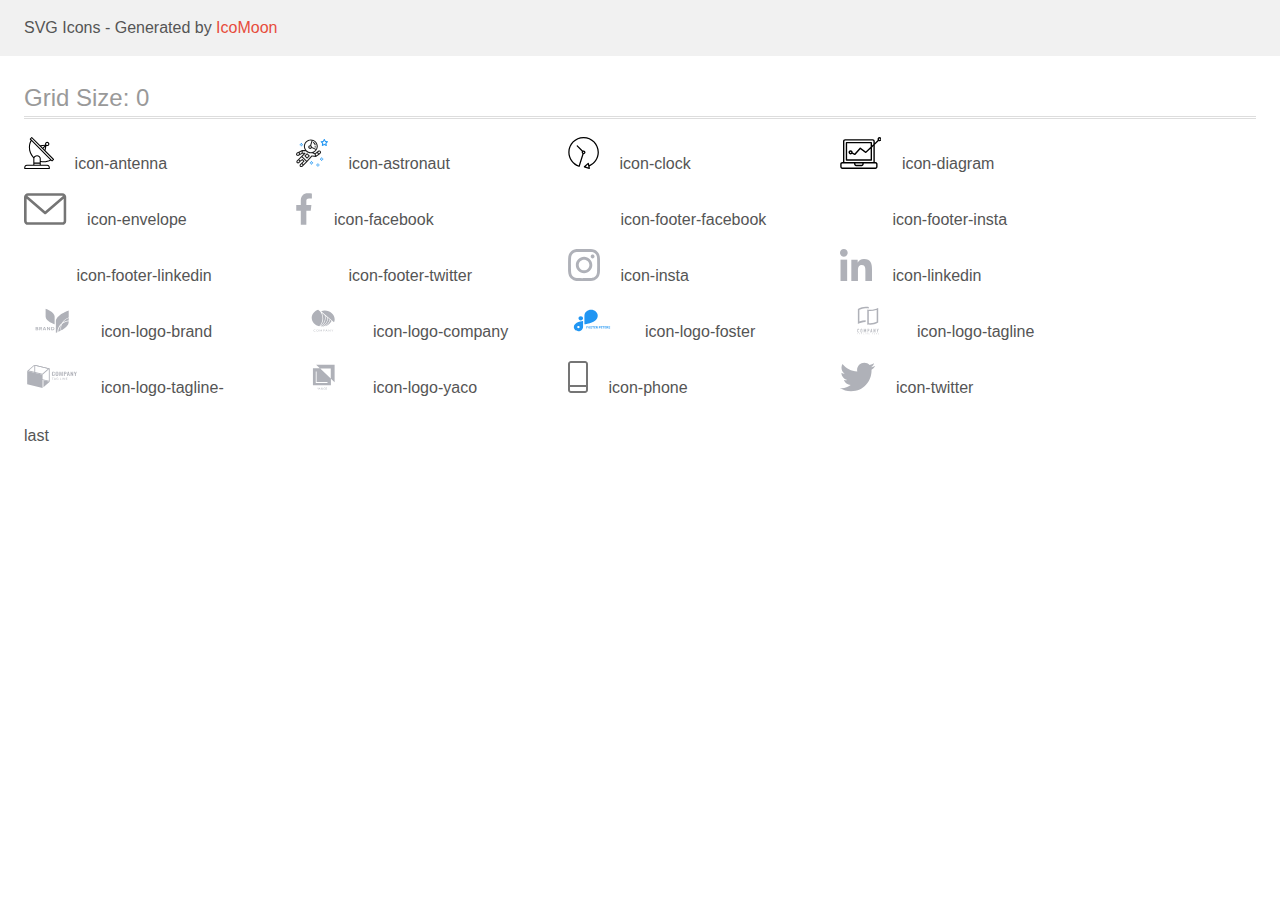
<file: images/icons/hw4/demo.html>
<!doctype html>
<html>
<head>
    <title>IcoMoon - SVG Icons</title>
    <meta charset="utf-8">
    <meta name="viewport" content="width=device-width, initial-scale=1">
    <link rel="stylesheet" href="demo-files/demo.css">
    <link rel="stylesheet" href="style.css">
</head>
<body>
<svg aria-hidden="true" style="position: absolute; width: 0; height: 0; overflow: hidden;" version="1.1" xmlns="http://www.w3.org/2000/svg" xmlns:xlink="http://www.w3.org/1999/xlink">
<defs>
<symbol id="icon-antenna" viewBox="0 0 30 32">
<path d="M29.859 22.098l-8.443-8.505 0.937-4.616c0.225 0.090 0.485 0.144 0.758 0.146h0.007c0.008 0 0.017 0 0.026 0 1.192 0 2.159-0.967 2.159-2.159s-0.967-2.159-2.159-2.159c-1.192 0-2.159 0.967-2.159 2.159 0 0.259 0.046 0.508 0.13 0.739l-0.005-0.015-4.96 0.606-8.091-8.133c-0.096-0.098-0.229-0.159-0.376-0.16h-0c-0.14 0.001-0.274 0.057-0.373 0.155l-1.512 1.504c-0.096 0.097-0.156 0.23-0.156 0.377s0.060 0.281 0.156 0.377v0l0.814 0.825c-1.143 2.062-1.816 4.522-1.816 7.139 0 4.106 1.656 7.824 4.336 10.525l-0.001-0.001c0.043 0.041 0.092 0.074 0.146 0.097-0.032 0.164-0.051 0.353-0.052 0.546v6.188h-6.4c-1.472 0.001-2.666 1.194-2.667 2.666v1.067c0 0.295 0.239 0.534 0.534 0.534h24.534c0.294 0 0.533-0.239 0.533-0.534v-1.067c-0.002-1.472-1.195-2.665-2.666-2.666h-6.4v-2.742c1.003 0.21 2.024 0.317 3.049 0.32 2.58-0.003 5.005-0.663 7.117-1.822l-0.077 0.039 0.818 0.823c0.099 0.101 0.235 0.159 0.376 0.16 0.14-0.001 0.274-0.057 0.373-0.155l1.512-1.504c0.096-0.097 0.156-0.23 0.156-0.377s-0.060-0.281-0.156-0.377v0zM22.366 6.233c0.193-0.192 0.459-0.31 0.752-0.31 0.589 0 1.067 0.478 1.067 1.066s-0.477 1.066-1.067 1.066c-0 0-0 0-0 0h-0.004c-0.587-0.003-1.061-0.479-1.061-1.066 0-0.295 0.12-0.563 0.314-0.756l0-0h-0.002zM21.11 9.737l-0.598 2.946-1.175-1.183 1.774-1.763zM20.504 8.835l-1.92 1.909-1.486-1.493 3.406-0.416zM23.090 28.8c0.884 0 1.6 0.716 1.6 1.6v0 0.534h-23.466v-0.534c0-0.884 0.716-1.6 1.6-1.6v0h20.267zM15.623 26.666v1.067h-5.334v-1.067h5.334zM10.29 25.6v-4.053c0-1.294 1.196-2.346 2.666-2.346s2.667 1.053 2.667 2.346v4.053h-5.333zM16.69 23.904v-2.357c0-1.882-1.675-3.413-3.733-3.413-0.017-0-0.038-0-0.058-0-1.353 0-2.54 0.707-3.213 1.771l-0.009 0.016c-2.36-2.482-3.812-5.846-3.812-9.55 0-2.314 0.567-4.496 1.569-6.414l-0.036 0.077 18.602 18.709c-1.823 0.947-3.979 1.502-6.266 1.502-1.079 0-2.128-0.124-3.136-0.357l0.093 0.018zM27.979 23.22l-21.057-21.181 0.754-0.752 7.935 7.98c0.004 0 0.006 0.007 0.010 0.010l13.115 13.191-0.757 0.752z"></path>
</symbol>
<symbol id="icon-astronaut" viewBox="0 0 32 32">
<path fill="#2196f3" style="fill: var(--color1, #2196f3)" d="M31.974 4.524c-0.064-0.191-0.227-0.332-0.427-0.362l-0.003-0-1.911-0.278-0.855-1.731c-0.179-0.365-0.777-0.365-0.956 0l-0.855 1.731-1.911 0.278c-0.26 0.039-0.457 0.26-0.457 0.528 0 0.15 0.062 0.285 0.161 0.382l1.383 1.348-0.326 1.903c-0.034 0.2 0.048 0.402 0.212 0.522 0.166 0.12 0.383 0.135 0.562 0.040l1.709-0.899 1.709 0.899c0.072 0.038 0.157 0.061 0.247 0.061 0.295 0 0.534-0.239 0.534-0.534 0-0.031-0.003-0.062-0.008-0.092l0 0.003-0.326-1.903 1.383-1.348c0.099-0.097 0.161-0.233 0.161-0.382 0-0.059-0.009-0.115-0.027-0.168l0.001 0.004zM29.511 5.851c-0.126 0.122-0.183 0.299-0.153 0.472l0.191 1.114-1-0.526c-0.072-0.039-0.158-0.062-0.249-0.062s-0.177 0.023-0.252 0.063l0.003-0.001-1 0.526 0.191-1.114c0.005-0.027 0.008-0.059 0.008-0.091 0-0.149-0.061-0.285-0.16-0.381l-0-0-0.811-0.79 1.119-0.162c0.174-0.025 0.324-0.134 0.402-0.292l0.5-1.013 0.5 1.013c0.078 0.158 0.228 0.267 0.402 0.292l1.119 0.162-0.809 0.79zM26.134 20.522h-1.067v1.067h1.067v-1.067zM26.134 22.656h-1.067v1.066h1.067v-1.066zM27.2 21.589h-1.067v1.067h1.067v-1.067zM25.067 21.589h-1.067v1.067h1.067v-1.067zM22.4 26.389h-1.067v1.067h1.067v-1.067zM22.4 28.523h-1.067v1.067h1.067v-1.067zM23.467 27.456h-1.067v1.067h1.067v-1.067zM21.334 27.456h-1.067v1.067h1.067v-1.067zM16 24.256h-1.066v1.067h1.066v-1.067zM16 26.389h-1.066v1.067h1.066v-1.067zM17.067 25.322h-1.067v1.067h1.067v-1.067zM14.934 25.322h-1.067v1.067h1.067v-1.067zM5.867 6.122h-1.066v1.066h1.066v-1.066zM5.867 8.256h-1.066v1.066h1.066v-1.066zM6.933 7.189h-1.067v1.067h1.066v-1.067zM4.8 7.189h-1.067v1.067h1.067v-1.067z"></path>
<path fill="#212121" style="fill: var(--color2, #212121)" d="M24.715 14.16c-0.28-0.376-0.699-0.636-1.179-0.703l-0.009-0.001c-0.076-0.012-0.164-0.018-0.254-0.018-0.411 0-0.789 0.139-1.090 0.373l0.004-0.003-1.253 0.96-1.898 1.417-1.358-0.541c2.421-1.086 4.113-3.508 4.113-6.32 0-3.823-3.122-6.934-6.961-6.934s-6.961 3.11-6.961 6.934c0 1.386 0.415 2.674 1.12 3.759l-2.768-0.024c-0.009 0-0.016 0.005-0.023 0.005-0.057 0.003-0.11 0.014-0.159 0.033l0.004-0.001c-0.013 0.005-0.026 0.007-0.038 0.013-0.006 0.003-0.013 0.003-0.019 0.006l-3.233 1.596c-0 0-0.001 0-0.001 0.001l-1.893 0.91c-0.024 0.011-0.045 0.023-0.065 0.036l0.001-0.001c-0.482 0.324-0.795 0.867-0.795 1.483 0 0.297 0.073 0.577 0.201 0.823l-0.005-0.010c0.22 0.424 0.592 0.742 1.043 0.885l0.013 0.003c0.161 0.053 0.345 0.083 0.537 0.083 0.308 0 0.598-0.078 0.851-0.216l-0.009 0.005 1.388-0.738 2.264-1.169 1.357-0.008-5.442 5.415c0 0.001-0.001 0.001-0.001 0.001l-1.339 1.333c-0.303 0.299-0.491 0.714-0.491 1.173 0 0.002 0 0.003 0 0.005v-0c0.002 0.919 0.748 1.664 1.667 1.664 0.001 0 0.002 0 0.002 0h-0c0.428 0 0.854-0.162 1.18-0.485l1.314-1.309 1.741-1.3 0.901 0.897-3.102 3.088c-0.303 0.299-0.491 0.714-0.491 1.173 0 0.001 0 0.003 0 0.004v-0c0 0.445 0.174 0.864 0.49 1.179 0.302 0.3 0.717 0.485 1.176 0.485 0.001 0 0.002 0 0.003 0h-0c0.427 0 0.855-0.162 1.18-0.485l4.488-4.472c0.007-0.006 0.016-0.009 0.022-0.016l5.166-5.658 3.471 0.494c0.025 0.004 0.050 0.006 0.075 0.006 0.064 0 0.127-0.016 0.187-0.038 0.017-0.006 0.032-0.015 0.049-0.023 0.019-0.010 0.039-0.015 0.058-0.027l3.213-2.133c0.012-0.008 0.018-0.021 0.029-0.030 0.013-0.010 0.029-0.014 0.041-0.026l1.271-1.191c0.348-0.326 0.564-0.787 0.564-1.3 0-0.4-0.132-0.769-0.355-1.066l0.003 0.005zM2.13 17.77c-0.098 0.054-0.215 0.086-0.34 0.086-0.078 0-0.153-0.013-0.224-0.036l0.005 0.001c-0.294-0.093-0.504-0.364-0.504-0.683 0-0.235 0.114-0.444 0.289-0.575l0.002-0.001 1.314-0.632 0.316 0.924 0.133 0.389-0.992 0.527zM5.627 15.942l-1.548 0.8-0.255-0.746-0.184-0.537 2.027-1.001-0.040 1.484zM20.727 9.322c0 0.918-0.219 1.785-0.599 2.56l-4.181-1.899c-0.044-0.575-0.342-1.072-0.782-1.384l-0.006-0.004 1.464-4.861c2.377 0.757 4.104 2.975 4.104 5.588zM8.938 9.322c0-3.235 2.644-5.867 5.894-5.867 0.253 0 0.5 0.022 0.745 0.053l-1.432 4.753c-0.019 0-0.037-0.006-0.057-0.006-0 0-0.001 0-0.001 0-1.032 0-1.869 0.835-1.872 1.867v0c0.003 1.031 0.84 1.867 1.872 1.867 0 0 0 0 0.001 0h-0c0.695 0 1.295-0.383 1.618-0.944l3.863 1.755c-1.075 1.447-2.795 2.39-4.737 2.39-3.25 0-5.894-2.632-5.894-5.867zM14.895 10.122c0 0.441-0.362 0.8-0.806 0.8-0 0-0.001 0-0.001 0-0.443 0-0.802-0.358-0.804-0.8v-0c0-0.441 0.361-0.8 0.806-0.8s0.806 0.359 0.806 0.8zM2.464 25.146c-0.11 0.109-0.261 0.176-0.428 0.176s-0.317-0.067-0.427-0.175l0 0c-0.109-0.108-0.176-0.257-0.176-0.422s0.067-0.314 0.176-0.422l0-0 0.962-0.959 0.852 0.848-0.959 0.954zM5.678 28.88c-0.11 0.109-0.261 0.176-0.428 0.176s-0.317-0.067-0.427-0.175l0 0c-0.109-0.108-0.176-0.257-0.176-0.422s0.067-0.314 0.176-0.422l0-0 0.963-0.959 0.852 0.848-0.96 0.955zM9.16 25.411l-0.001 0.001-1.765 1.76-0.852-0.848 1.765-1.757c0.040-0.040 0.065-0.088 0.090-0.136 0.007-0.014 0.020-0.026 0.026-0.040 0.016-0.041 0.019-0.085 0.026-0.128 0.003-0.025 0.014-0.048 0.014-0.073 0-0.035-0.013-0.070-0.020-0.105-0.006-0.032-0.006-0.064-0.019-0.096-0.025-0.053-0.055-0.098-0.092-0.138l0 0c-0.010-0.012-0.014-0.026-0.025-0.038h-0.001s0-0.001-0.001-0.002l-1.607-1.6c-0.017-0.017-0.039-0.024-0.058-0.038-0.025-0.021-0.054-0.040-0.084-0.056l-0.003-0.001c-0.026-0.012-0.058-0.023-0.090-0.031l-0.003-0.001c-0.030-0.009-0.065-0.017-0.101-0.020l-0.002-0c-0.007-0-0.015-0-0.023-0-0.026 0-0.051 0.002-0.075 0.005l0.003-0c-0.036 0.005-0.069 0.009-0.104 0.021s-0.064 0.027-0.094 0.045c-0.020 0.011-0.043 0.015-0.061 0.029l-1.774 1.324-0.901-0.897 2.399-2.386 4.36 4.289-0.928 0.919zM15.979 18.394c-0.016-0.002-0.030 0.004-0.046 0.003-0.008-0-0.017-0.001-0.027-0.001-0.031 0-0.062 0.003-0.092 0.008l0.003-0c-0.070 0.011-0.132 0.035-0.187 0.070l0.002-0.001c-0.030 0.018-0.057 0.037-0.083 0.061-0.013 0.011-0.028 0.016-0.040 0.029l-4.698 5.146-4.328-4.256 2.833-2.818c0.096-0.097 0.156-0.23 0.156-0.377 0-0.295-0.239-0.534-0.534-0.534-0.001 0-0.001 0-0.002 0h0l-2.219 0.013 0.028-1.607 3.104 0.027c1.264 1.297 3.027 2.101 4.978 2.101 0.001 0 0.002 0 0.003 0h-0c0.438 0 0.864-0.046 1.28-0.122 0.040 0.032 0.080 0.064 0.129 0.085l2.41 0.96 0.152 0.758 0.178 0.886-3.003-0.427zM20.020 18.572l-0.313-1.558 1.446-1.080 0.946 1.257-2.080 1.381zM23.773 15.741l-0.837 0.785-0.931-1.236 0.831-0.637c0.155-0.119 0.351-0.168 0.543-0.143 0.193 0.027 0.364 0.128 0.48 0.284 0.088 0.117 0.141 0.265 0.141 0.426 0 0.206-0.087 0.391-0.226 0.521l-0 0z"></path>
<path fill="#212121" style="fill: var(--color2, #212121)" d="M13.602 18.544l-2.143-2.134c-0.096-0.096-0.229-0.155-0.376-0.155s-0.28 0.059-0.376 0.155l-2.143 2.133c-0.097 0.097-0.156 0.23-0.156 0.378s0.060 0.281 0.156 0.378l-0-0 2.142 2.134c0.096 0.096 0.229 0.156 0.376 0.156s0.28-0.059 0.376-0.156v0l2.143-2.134c0.097-0.097 0.157-0.23 0.157-0.378s-0.060-0.281-0.157-0.378l-0-0zM11.083 20.303l-1.387-1.381 1.386-1.381 1.387 1.381-1.387 1.381zM17.164 5.071l-0.258 1.036c0.071 0.018 1.738 0.452 1.738 2.149h1.067c0-2.017-1.666-2.965-2.547-3.184zM19.711 9.322h-1.067v1.066h1.067v-1.066z"></path>
</symbol>
<symbol id="icon-clock" viewBox="0 0 31 32">
<path d="M30.839 15.301c-0.001-8.452-6.853-15.303-15.305-15.303s-15.305 6.852-15.305 15.305c0 6.79 4.422 12.548 10.543 14.55l0.108 0.031c0.057 0.017 0.123 0.027 0.191 0.027 0.125 0 0.242-0.034 0.343-0.093l-0.003 0.002c0.137-0.082 0.233-0.206 0.283-0.357l3.863-12.251c1.048-0.009 1.895-0.861 1.895-1.911 0-1.055-0.856-1.911-1.911-1.911-0.3 0-0.584 0.069-0.836 0.192l0.011-0.005-5.102-5.106c-0.112-0.098-0.259-0.158-0.421-0.158-0.353 0-0.64 0.287-0.64 0.64 0 0.16 0.059 0.307 0.156 0.419l-0.001-0.001 5.106 5.111c-0.121 0.241-0.192 0.526-0.192 0.826 0 0.601 0.283 1.136 0.723 1.479l0.004 0.003-3.685 11.671c-5.408-2.035-9.186-7.165-9.186-13.177 0-7.756 6.287-14.043 14.043-14.043s14.043 6.287 14.043 14.043c0 5.688-3.381 10.586-8.243 12.793l-0.088 0.036-0.398-1.874c-0.066-0.289-0.32-0.502-0.625-0.502-0.162 0-0.31 0.060-0.423 0.159l0.001-0.001-3.84 3.429c-0.127 0.117-0.207 0.285-0.207 0.471 0 0.282 0.182 0.521 0.435 0.607l0.005 0.001 4.901 1.563c0.057 0.019 0.123 0.029 0.192 0.029 0.353 0 0.64-0.287 0.64-0.64 0-0.046-0.005-0.091-0.014-0.134l0.001 0.004-0.393-1.838c5.529-2.374 9.33-7.772 9.33-14.057 0-0.011 0-0.022-0-0.034v0.002zM15.534 14.661c0.353 0 0.64 0.287 0.64 0.64s-0.287 0.64-0.64 0.64v0c-0.353 0-0.64-0.287-0.64-0.64s0.287-0.64 0.64-0.64v0zM17.637 29.527l2.185-1.947 0.599 2.839-2.789-0.891z"></path>
</symbol>
<symbol id="icon-diagram" viewBox="0 0 41 32">
<path d="M2.074 31.935h33.167c1.145 0 2.074-0.929 2.074-2.074v0-2.767c0-1.145-0.929-2.074-2.074-2.074v0h-0.693v-17.221l3.929-3.721c0.268 0.134 0.584 0.213 0.918 0.213 1.152 0 2.086-0.934 2.086-2.086s-0.934-2.086-2.086-2.086c-1.152 0-2.086 0.934-2.086 2.086 0 0.321 0.072 0.625 0.202 0.896l-0.005-0.013-2.957 2.797v-1.594c0-1.145-0.929-2.074-2.074-2.074v0h-27.639c-1.145 0-2.074 0.929-2.074 2.074v0 20.735h-0.687c-1.145 0-2.074 0.929-2.074 2.074v0 2.761c0 1.145 0.929 2.074 2.074 2.074v0zM39.39 1.529c0.019-0.002 0.041-0.003 0.064-0.003 0.383 0 0.693 0.31 0.693 0.693s-0.31 0.693-0.693 0.693c-0.023 0-0.045-0.001-0.067-0.003l0.003 0c-0.354-0.034-0.629-0.33-0.629-0.69s0.275-0.657 0.627-0.69l0.003-0zM4.148 4.29c0-0.379 0.308-0.687 0.687-0.687h27.639c0.385 0 0.693 0.308 0.693 0.687v2.904l-1.381 1.316v-2.833c0-0.385-0.308-0.693-0.693-0.693h-24.871c-0.379 0-0.687 0.308-0.687 0.693v17.274c0 0.379 0.308 0.687 0.687 0.687h24.877c0.385 0 0.693-0.308 0.693-0.687v-12.539l1.381-1.31v15.923h-29.025v-20.735zM10.37 13.274c-0.005-0-0.011-0-0.017-0-1.145 0-2.074 0.929-2.074 2.074s0.929 2.074 2.074 2.074c0.562 0 1.072-0.224 1.446-0.587l-0 0 2.406 1.209c0.279 0.136 0.616 0.071 0.824-0.16l5.102-5.748 5.019 3.763c0.273 0.201 0.652 0.178 0.889-0.047l4.367-4.136v10.548h-23.496v-15.905h23.496v3.449l-4.889 4.628-5.061-3.793c-0.115-0.087-0.26-0.139-0.417-0.139-0.206 0-0.392 0.090-0.519 0.233l-0.001 0.001-5.173 5.825-1.938-0.972c0.018-0.083 0.024-0.166 0.030-0.249 0-1.145-0.929-2.074-2.074-2.074v0zM11.058 15.348c0 0.383-0.31 0.693-0.693 0.693s-0.693-0.31-0.693-0.693v0c0-0.383 0.31-0.693 0.693-0.693s0.693 0.31 0.693 0.693v0zM15.206 26.406h6.898v0.687c0 0.385-0.308 0.693-0.687 0.693h-5.529c-0.379 0-0.693-0.308-0.693-0.693v-0.687zM1.375 27.093c0-0.379 0.308-0.687 0.693-0.687h11.745v0.687c0 1.145 0.929 2.074 2.074 2.074v0h5.529c1.145 0 2.074-0.929 2.074-2.074v0-0.687h11.745c0.379 0 0.687 0.308 0.687 0.687v2.767c0 0.379-0.308 0.687-0.687 0.687h-33.161c-0.385 0-0.693-0.308-0.693-0.687v-2.767z"></path>
</symbol>
<symbol id="icon-envelope" viewBox="0 0 43 32">
<path fill="#757575" style="fill: var(--color3, #757575)" d="M38.667 0h-34.667c-2.213 0-4 1.787-4 4v24c0 2.213 1.787 4 4 4h34.667c2.213 0 4-1.787 4-4v-24c0-2.213-1.787-4-4-4zM38.667 2.667c0.003-0 0.007-0 0.011-0 0.189 0 0.368 0.039 0.531 0.11l-0.009-0.003-17.867 15.467-17.867-15.467c0.154-0.067 0.334-0.107 0.523-0.107 0.004 0 0.007 0 0.011 0h34.666zM38.667 29.333h-34.667c-0.736 0-1.333-0.597-1.333-1.333v0-22.4l17.787 15.413c0.234 0.206 0.542 0.332 0.88 0.332s0.646-0.126 0.881-0.333l-0.001 0.001 17.787-15.413v22.4c0 0.736-0.597 1.333-1.333 1.333v0z"></path>
</symbol>
<symbol id="icon-facebook" viewBox="0 0 18 32">
<path fill="#afb1b8" style="fill: var(--color4, #afb1b8)" d="M13.328 5.312h2.928v-5.088c-0.512-0.064-2.24-0.224-4.256-0.224-4.224 0-7.104 2.656-7.104 7.52v4.48h-4.64v5.68h4.64v14.32h5.696v-14.304h4.464l0.704-5.696h-5.168v-3.92c0-1.648 0.448-2.768 2.736-2.768z"></path>
</symbol>
<symbol id="icon-footer-facebook" viewBox="0 0 32 32">
<path fill="#fff" style="fill: var(--color5, #fff)" d="M21.329 5.313h2.921v-5.088c-0.504-0.069-2.237-0.225-4.256-0.225-4.212 0-7.097 2.649-7.097 7.519v4.481h-4.648v5.688h4.648v14.312h5.699v-14.311h4.46l0.708-5.688h-5.169v-3.919c0.001-1.644 0.444-2.769 2.735-2.769z"></path>
</symbol>
<symbol id="icon-footer-insta" viewBox="0 0 32 32">
<path fill="#fff" style="fill: var(--color5, #fff)" d="M31.968 9.408c-0.024-1.403-0.292-2.735-0.763-3.968l0.027 0.080c-0.427-1.109-1.058-2.054-1.854-2.83l-0.002-0.002c-0.8-0.8-1.76-1.44-2.832-1.84-1.151-0.448-2.483-0.721-3.875-0.752l-0.013-0c-1.458-0.070-3.167-0.109-4.885-0.109-0.6 0-1.199 0.005-1.797 0.014l0.090-0.001c-4.352 0-4.896 0.016-6.592 0.096-1.712 0.064-2.88 0.352-3.888 0.736-1.072 0.416-2.032 1.040-2.832 1.856-0.816 0.8-1.44 1.76-1.856 2.832-0.443 1.152-0.711 2.485-0.736 3.877l-0 0.011c-0.070 1.458-0.109 3.167-0.109 4.885 0 0.6 0.005 1.199 0.014 1.797l-0.001-0.090c0 4.352 0 4.896 0.080 6.592 0.030 1.405 0.303 2.737 0.779 3.968l-0.027-0.080c0.4 1.072 1.040 2.032 1.856 2.832 0.8 0.816 1.76 1.44 2.832 1.856 1.008 0.384 2.176 0.656 3.872 0.736 1.712 0.080 2.24 0.096 6.592 0.096s4.896-0.016 6.608-0.096c1.397-0.026 2.724-0.294 3.952-0.763l-0.080 0.027c2.16-0.851 3.837-2.528 4.669-4.633l0.019-0.055c0.384-1.024 0.672-2.176 0.736-3.888 0.080-1.696 0.096-2.24 0.096-6.592 0-4.336 0-4.88-0.080-6.592zM29.088 22.48c-0.064 1.552-0.32 2.4-0.544 2.96-0.552 1.401-1.639 2.488-3.004 3.027l-0.036 0.013c-0.56 0.224-1.424 0.48-2.976 0.544-1.68 0.080-2.192 0.096-6.464 0.096-0.465 0.007-1.013 0.011-1.562 0.011-1.724 0-3.439-0.039-5.144-0.116l0.242 0.009c-1.568-0.064-2.4-0.32-2.96-0.544-0.722-0.271-1.337-0.68-1.839-1.199l-0.001-0.001c-0.518-0.5-0.926-1.108-1.189-1.79l-0.011-0.034c-0.336-0.884-0.535-1.905-0.544-2.972l-0-0.004c-0.068-1.463-0.107-3.179-0.107-4.903 0-0.549 0.004-1.097 0.012-1.643l-0.001 0.083c0-4.272 0.016-4.784 0.096-6.464 0.064-1.568 0.32-2.4 0.544-2.976 0.256-0.688 0.656-1.312 1.2-1.824 0.504-0.519 1.118-0.928 1.806-1.189l0.034-0.011c0.56-0.224 1.408-0.48 2.976-0.544 1.68-0.080 2.192-0.096 6.448-0.096 4.288 0 4.8 0 6.464 0.096 1.568 0.064 2.4 0.32 2.976 0.544 0.688 0.256 1.328 0.656 1.84 1.2 0.528 0.512 0.944 1.136 1.2 1.824 0.208 0.576 0.48 1.424 0.544 2.976 0.080 1.68 0.096 2.192 0.096 6.464s-0.016 4.768-0.096 6.464z"></path>
<path fill="#fff" style="fill: var(--color5, #fff)" d="M16.064 7.776c-4.542 0-8.224 3.682-8.224 8.224s3.682 8.224 8.224 8.224v0c4.542 0 8.224-3.682 8.224-8.224s-3.682-8.224-8.224-8.224v0zM16.064 21.328c-2.943 0-5.328-2.385-5.328-5.328s2.385-5.328 5.328-5.328v0c2.943 0 5.328 2.385 5.328 5.328s-2.385 5.328-5.328 5.328v0zM26.528 7.456c0 1.060-0.86 1.92-1.92 1.92s-1.92-0.86-1.92-1.92v0c0-1.060 0.86-1.92 1.92-1.92s1.92 0.86 1.92 1.92v0z"></path>
</symbol>
<symbol id="icon-footer-linkedin" viewBox="0 0 32 32">
<path fill="#fff" style="fill: var(--color5, #fff)" d="M31.992 32v-0.001h0.008v-11.736c0-5.741-1.236-10.164-7.948-10.164-3.227 0-5.392 1.771-6.276 3.449h-0.093v-2.913h-6.364v21.364h6.627v-10.579c0-2.785 0.528-5.479 3.977-5.479 3.399 0 3.449 3.179 3.449 5.657v10.401h6.62z"></path>
<path fill="#fff" style="fill: var(--color5, #fff)" d="M0.528 10.636h6.635v21.364h-6.635v-21.364z"></path>
<path fill="#fff" style="fill: var(--color5, #fff)" d="M3.843 0c-2.121 0-3.843 1.721-3.843 3.843s1.721 3.879 3.843 3.879c2.121 0 3.843-1.757 3.843-3.879-0.001-2.121-1.723-3.843-3.843-3.843v0z"></path>
</symbol>
<symbol id="icon-footer-twitter" viewBox="0 0 32 32">
<path fill="#fff" style="fill: var(--color5, #fff)" d="M32 6.080c-1.184 0.528-2.464 0.864-3.776 1.040 1.36-0.816 2.4-2.080 2.88-3.632-1.28 0.752-2.672 1.28-4.16 1.6-1.202-1.298-2.915-2.107-4.817-2.107-3.623 0-6.56 2.937-6.56 6.56 0 0.538 0.065 1.060 0.187 1.56l-0.009-0.045c-5.462-0.281-10.265-2.883-13.477-6.83l-0.027-0.034c-0.558 0.949-0.887 2.089-0.887 3.307 0 2.26 1.134 4.255 2.865 5.446l0.022 0.014c-1.040 0-2.080-0.32-2.96-0.8v0.064c0 3.2 2.272 5.84 5.264 6.448-0.518 0.147-1.113 0.232-1.728 0.232-0.442 0-0.873-0.044-1.29-0.127l0.042 0.007c0.878 2.623 3.284 4.493 6.136 4.56l0.008 0c-2.221 1.763-5.066 2.828-8.159 2.828-0.547 0-1.087-0.033-1.617-0.098l0.064 0.006c2.826 1.846 6.286 2.944 10.003 2.944 0.022 0 0.043-0 0.065-0h-0.003c12.080 0 18.672-10 18.672-18.672 0-0.288 0-0.576-0.032-0.848 1.312-0.928 2.4-2.080 3.296-3.408z"></path>
</symbol>
<symbol id="icon-insta" viewBox="0 0 32 32">
<path fill="#afb1b8" style="fill: var(--color4, #afb1b8)" d="M31.968 9.408c-0.024-1.403-0.292-2.735-0.763-3.968l0.027 0.080c-0.427-1.109-1.058-2.054-1.854-2.83l-0.002-0.002c-0.8-0.8-1.76-1.44-2.832-1.84-1.151-0.448-2.483-0.721-3.875-0.752l-0.013-0c-1.458-0.070-3.167-0.109-4.885-0.109-0.6 0-1.199 0.005-1.797 0.014l0.090-0.001c-4.352 0-4.896 0.016-6.592 0.096-1.712 0.064-2.88 0.352-3.888 0.736-1.072 0.416-2.032 1.040-2.832 1.856-0.816 0.8-1.44 1.76-1.856 2.832-0.443 1.152-0.711 2.485-0.736 3.877l-0 0.011c-0.070 1.458-0.109 3.167-0.109 4.885 0 0.6 0.005 1.199 0.014 1.797l-0.001-0.090c0 4.352 0 4.896 0.080 6.592 0.030 1.405 0.303 2.737 0.779 3.968l-0.027-0.080c0.4 1.072 1.040 2.032 1.856 2.832 0.8 0.816 1.76 1.44 2.832 1.856 1.008 0.384 2.176 0.656 3.872 0.736 1.712 0.080 2.24 0.096 6.592 0.096s4.896-0.016 6.608-0.096c1.397-0.026 2.724-0.294 3.952-0.763l-0.080 0.027c2.16-0.851 3.837-2.528 4.669-4.633l0.019-0.055c0.384-1.024 0.672-2.176 0.736-3.888 0.080-1.696 0.096-2.24 0.096-6.592 0-4.336 0-4.88-0.080-6.592zM29.088 22.48c-0.064 1.552-0.32 2.4-0.544 2.96-0.552 1.401-1.639 2.488-3.004 3.027l-0.036 0.013c-0.56 0.224-1.424 0.48-2.976 0.544-1.68 0.080-2.192 0.096-6.464 0.096-0.465 0.007-1.013 0.011-1.562 0.011-1.724 0-3.439-0.039-5.144-0.116l0.242 0.009c-1.568-0.064-2.4-0.32-2.96-0.544-0.722-0.271-1.337-0.68-1.839-1.199l-0.001-0.001c-0.518-0.5-0.926-1.108-1.189-1.79l-0.011-0.034c-0.336-0.884-0.535-1.905-0.544-2.972l-0-0.004c-0.068-1.463-0.107-3.179-0.107-4.903 0-0.549 0.004-1.097 0.012-1.643l-0.001 0.083c0-4.272 0.016-4.784 0.096-6.464 0.064-1.568 0.32-2.4 0.544-2.976 0.256-0.688 0.656-1.312 1.2-1.824 0.504-0.519 1.118-0.928 1.806-1.189l0.034-0.011c0.56-0.224 1.408-0.48 2.976-0.544 1.68-0.080 2.192-0.096 6.448-0.096 4.288 0 4.8 0 6.464 0.096 1.568 0.064 2.4 0.32 2.976 0.544 0.688 0.256 1.328 0.656 1.84 1.2 0.528 0.512 0.944 1.136 1.2 1.824 0.208 0.576 0.48 1.424 0.544 2.976 0.080 1.68 0.096 2.192 0.096 6.464s-0.016 4.768-0.096 6.464z"></path>
<path fill="#afb1b8" style="fill: var(--color4, #afb1b8)" d="M16.064 7.776c-4.542 0-8.224 3.682-8.224 8.224s3.682 8.224 8.224 8.224v0c4.542 0 8.224-3.682 8.224-8.224s-3.682-8.224-8.224-8.224v0zM16.064 21.328c-2.943 0-5.328-2.385-5.328-5.328s2.385-5.328 5.328-5.328v0c2.943 0 5.328 2.385 5.328 5.328s-2.385 5.328-5.328 5.328v0zM26.528 7.456c0 1.060-0.86 1.92-1.92 1.92s-1.92-0.86-1.92-1.92v0c0-1.060 0.86-1.92 1.92-1.92s1.92 0.86 1.92 1.92v0z"></path>
</symbol>
<symbol id="icon-linkedin" viewBox="0 0 32 32">
<path fill="#afb1b8" style="fill: var(--color4, #afb1b8)" d="M31.992 32v-0.001h0.008v-11.736c0-5.741-1.236-10.164-7.948-10.164-3.227 0-5.392 1.771-6.276 3.449h-0.093v-2.913h-6.364v21.364h6.627v-10.579c0-2.785 0.528-5.479 3.977-5.479 3.399 0 3.449 3.179 3.449 5.657v10.401h6.62z"></path>
<path fill="#afb1b8" style="fill: var(--color4, #afb1b8)" d="M0.528 10.636h6.635v21.364h-6.635v-21.364z"></path>
<path fill="#afb1b8" style="fill: var(--color4, #afb1b8)" d="M3.843 0c-2.121 0-3.843 1.721-3.843 3.843s1.721 3.879 3.843 3.879c2.121 0 3.843-1.757 3.843-3.879-0.001-2.121-1.723-3.843-3.843-3.843v0z"></path>
</symbol>
<symbol id="icon-logo-brand" viewBox="0 0 57 32">
<path fill="#afb1b8" style="fill: var(--color4, #afb1b8)" d="M14.272 23.861c0.128 0.144 0.197 0.331 0.192 0.517 0.011 0.123-0.016 0.245-0.069 0.363-0.053 0.112-0.128 0.213-0.229 0.299-0.256 0.171-0.565 0.256-0.885 0.24h-1.547v-3.307h1.515c0.025-0.002 0.054-0.003 0.083-0.003 0.283 0 0.545 0.085 0.765 0.23l-0.005-0.003c0.096 0.075 0.176 0.171 0.224 0.277 0.053 0.107 0.075 0.224 0.069 0.341 0.011 0.181-0.053 0.357-0.176 0.501-0.117 0.133-0.277 0.224-0.459 0.261 0.203 0.032 0.389 0.133 0.523 0.283zM12.459 23.36h0.64c0.149 0.011 0.299-0.027 0.416-0.107 0.053-0.043 0.085-0.091 0.107-0.149 0.027-0.053 0.037-0.117 0.032-0.176 0.001-0.010 0.002-0.022 0.002-0.034 0-0.051-0.010-0.1-0.029-0.145l0.001 0.002c-0.025-0.057-0.062-0.105-0.106-0.144l-0.001-0c-0.105-0.072-0.234-0.114-0.373-0.114-0.019 0-0.038 0.001-0.056 0.002l0.002-0h-0.64v0.864zM13.579 24.629c0.053-0.043 0.091-0.096 0.117-0.155 0.027-0.053 0.037-0.123 0.037-0.181 0-0.006 0.001-0.013 0.001-0.020 0-0.060-0.014-0.118-0.039-0.169l0.001 0.002c-0.029-0.062-0.071-0.114-0.122-0.154l-0.001-0.001c-0.111-0.074-0.247-0.119-0.394-0.119-0.015 0-0.030 0-0.045 0.001l0.002-0h-0.683v0.907h0.693c0.149 0.011 0.304-0.032 0.427-0.117zM17.371 25.28l-0.837-1.291h-0.32v1.291h-0.725v-3.307h1.376c0.029-0.002 0.064-0.003 0.099-0.003 0.325 0 0.624 0.107 0.865 0.289l-0.004-0.003c0.203 0.182 0.33 0.446 0.33 0.739 0 0.239-0.084 0.457-0.224 0.628l0.001-0.002c-0.176 0.181-0.411 0.299-0.661 0.336l0.896 1.323h-0.789zM16.208 23.536h0.597c0.411 0 0.619-0.16 0.619-0.496 0-0.006 0-0.014 0-0.021 0-0.066-0.014-0.128-0.039-0.184l0.001 0.003c-0.028-0.067-0.068-0.124-0.117-0.17l-0-0c-0.112-0.085-0.254-0.136-0.408-0.136-0.020 0-0.039 0.001-0.058 0.002l0.003-0h-0.603l0.005 1.003zM21.339 24.613h-1.445l-0.256 0.667h-0.763l1.333-3.269h0.821l1.323 3.269h-0.763l-0.256-0.667zM21.147 24.112l-0.533-1.392-0.528 1.392h1.061zM26.304 25.28h-0.72l-1.616-2.245v2.24h-0.715v-3.296h0.72l1.616 2.256v-2.256h0.72v3.301zM30.416 24.485c-0.149 0.251-0.373 0.453-0.651 0.587-0.315 0.144-0.661 0.213-1.013 0.208h-1.28v-3.307h1.28c0.352-0.005 0.699 0.064 1.013 0.208 0.277 0.128 0.501 0.325 0.651 0.576 0.14 0.249 0.223 0.547 0.223 0.864s-0.083 0.615-0.227 0.873l0.005-0.009zM29.595 24.411c0.203-0.219 0.32-0.501 0.32-0.789s-0.117-0.571-0.32-0.789c-0.223-0.175-0.507-0.28-0.816-0.28-0.032 0-0.063 0.001-0.095 0.003l0.004-0h-0.496v2.133h0.501c0.325 0.021 0.651-0.080 0.901-0.277zM21.792 3.611s9.296 3.211 9.099 7.867v7.867s-9.291-3.216-9.099-7.867v-7.867zM39.179 17.504c1.686-1.070 3.696-1.784 5.855-1.99l0.054-0.004v-2.464c-2.445 0.858-4.467 2.411-5.884 4.421l-0.025 0.038z"></path>
<path fill="#afb1b8" style="fill: var(--color4, #afb1b8)" d="M38.123 18.24c1.526-2.691 3.961-4.717 6.878-5.682l0.087-0.025v-7.109s-13.248 4.592-12.965 11.216v11.2s0.587-0.203 1.52-0.587c0-0.363 0-0.72 0.043-1.083 0.331-3.247 1.986-6.053 4.41-7.905l0.027-0.020z"></path>
<path fill="#afb1b8" style="fill: var(--color4, #afb1b8)" d="M36.864 22.405c0.069-0.773 0.224-1.547 0.464-2.293-1.669 1.773-2.721 4.143-2.805 6.757l-0 0.016c0.752-0.336 1.627-0.747 2.549-1.232-0.235-1.067-0.304-2.16-0.208-3.248zM37.387 22.448c-0.085 0.981-0.027 1.973 0.165 2.933 3.621-1.979 7.685-5.040 7.531-8.747v-0.32c-2.658 0.265-5.026 1.334-6.901 2.957l0.016-0.013c-0.415 0.933-0.701 2.015-0.803 3.15l-0.003 0.039z"></path>
</symbol>
<symbol id="icon-logo-company" viewBox="0 0 57 32">
<path fill="#afb1b8" style="fill: var(--color4, #afb1b8)" d="M19.413 26.187l0.027 0.005 0.021 0.011 0.117 0.112c-0.091 0.091-0.203 0.16-0.325 0.213-0.149 0.053-0.309 0.080-0.464 0.075-0.149 0-0.299-0.021-0.437-0.069-0.246-0.085-0.439-0.268-0.537-0.501l-0.002-0.006c-0.050-0.117-0.080-0.254-0.080-0.397s0.029-0.28 0.082-0.404l-0.003 0.007c0.053-0.112 0.128-0.219 0.229-0.309 0.096-0.085 0.213-0.155 0.347-0.197 0.134-0.048 0.289-0.076 0.451-0.076 0.15 0 0.294 0.024 0.428 0.068l-0.010-0.003c0.112 0.043 0.219 0.107 0.309 0.181l-0.096 0.117c-0.007 0.009-0.016 0.016-0.026 0.021l-0 0c-0.010 0.007-0.023 0.011-0.037 0.011-0 0-0 0-0 0h0c-0.016-0.002-0.031-0.008-0.043-0.016l0 0-0.053-0.032-0.069-0.037c-0.107-0.054-0.234-0.086-0.368-0.086-0.013 0-0.026 0-0.040 0.001l0.002-0c-0.107 0-0.219 0.016-0.32 0.053-0.19 0.065-0.339 0.206-0.414 0.385l-0.002 0.005c-0.040 0.091-0.063 0.197-0.064 0.309v0c0 0.107 0.021 0.219 0.059 0.32 0.073 0.181 0.219 0.32 0.401 0.383l0.005 0.001c0.096 0.032 0.197 0.053 0.299 0.053l0.176-0.011c0.148-0.016 0.28-0.076 0.385-0.166l-0.001 0.001c0.014-0.012 0.033-0.020 0.053-0.021h0zM22.773 25.627c0 0.139-0.021 0.267-0.075 0.395-0.053 0.112-0.123 0.213-0.219 0.304-0.101 0.091-0.213 0.16-0.347 0.203-0.283 0.096-0.597 0.096-0.885 0-0.132-0.047-0.245-0.116-0.342-0.203l0.001 0.001c-0.092-0.085-0.166-0.188-0.216-0.304l-0.002-0.006c-0.107-0.251-0.107-0.533 0-0.784 0.053-0.117 0.123-0.219 0.219-0.309 0.101-0.085 0.213-0.149 0.341-0.197 0.132-0.046 0.284-0.072 0.443-0.072s0.311 0.026 0.452 0.075l-0.010-0.003c0.128 0.048 0.245 0.117 0.347 0.203 0.181 0.166 0.294 0.404 0.294 0.668 0 0.011-0 0.021-0.001 0.032l0-0.002zM22.469 25.627c0-0.107-0.016-0.213-0.053-0.315-0.071-0.181-0.215-0.32-0.395-0.383l-0.005-0.001c-0.096-0.032-0.206-0.051-0.32-0.051s-0.224 0.019-0.327 0.053l0.007-0.002c-0.097 0.033-0.181 0.084-0.251 0.15l0-0c-0.069 0.064-0.123 0.142-0.158 0.23l-0.002 0.004c-0.069 0.208-0.069 0.427 0 0.635 0.071 0.183 0.218 0.323 0.401 0.383l0.005 0.001c0.208 0.064 0.437 0.064 0.64 0 0.096-0.037 0.181-0.085 0.251-0.149 0.069-0.069 0.123-0.149 0.155-0.235 0.037-0.107 0.053-0.213 0.053-0.32zM25.067 25.957l0.032 0.075 0.032-0.075 0.037-0.069 0.747-1.173c0.011-0.016 0.027-0.032 0.037-0.032 0.019-0.007 0.041-0.011 0.064-0.011v0h0.219v1.909h-0.261v-1.525l-0.747 1.189c-0.010 0.018-0.025 0.033-0.042 0.042l-0.001 0c-0.018 0.010-0.040 0.016-0.063 0.016-0 0-0 0-0.001 0h-0.043c-0.001 0-0.001 0-0.002 0-0.023 0-0.044-0.006-0.063-0.016l0.001 0c-0.018-0.010-0.033-0.025-0.042-0.042l-0-0.001-0.768-1.2v1.536h-0.256v-1.909h0.224c0.016 0 0.037 0 0.059 0.011 0.016 0.005 0.032 0.016 0.043 0.032l0.757 1.173 0.037 0.069zM27.861 25.867v0.715h-0.288v-1.909h0.645c0.123 0 0.245 0.016 0.363 0.043 0.096 0.021 0.181 0.064 0.256 0.117 0.064 0.053 0.117 0.117 0.149 0.187 0.032 0.080 0.053 0.16 0.048 0.245 0 0.002 0 0.003 0 0.005 0 0.174-0.083 0.328-0.212 0.426l-0.001 0.001c-0.075 0.059-0.16 0.107-0.256 0.128-0.102 0.030-0.219 0.048-0.34 0.048-0.004 0-0.008-0-0.013-0h0.001l-0.352-0.005zM27.861 25.659h0.352c0.080 0 0.155-0.005 0.229-0.027 0.061-0.020 0.115-0.049 0.161-0.086l-0.001 0.001c0.082-0.068 0.133-0.17 0.133-0.284 0-0.002 0-0.003-0-0.005v0c0-0.006 0.001-0.013 0.001-0.020 0-0.047-0.010-0.091-0.028-0.131l0.001 0.002c-0.026-0.053-0.062-0.098-0.106-0.133l-0.001-0.001c-0.107-0.075-0.245-0.107-0.389-0.101h-0.352v0.784zM31.771 26.581h-0.229c-0.002 0-0.005 0-0.007 0-0.021 0-0.041-0.006-0.057-0.017l0 0c-0.016-0.011-0.028-0.025-0.037-0.042l-0-0.001-0.197-0.464h-0.992l-0.208 0.464c-0.017 0.038-0.054 0.064-0.098 0.064-0.003 0-0.006-0-0.009-0l0 0h-0.224l0.875-1.915h0.304l0.88 1.909zM30.331 25.872h0.821l-0.347-0.773c-0.023-0.050-0.045-0.11-0.062-0.172l-0.002-0.009-0.032 0.101-0.032 0.080-0.347 0.773zM33.029 24.683l0.043 0.032 1.275 1.44v-1.483h0.256v1.909h-0.144c-0.021 0-0.043 0-0.059-0.011-0.019-0.010-0.035-0.022-0.048-0.037l-0-0-1.269-1.44v1.488h-0.261v-1.909h0.16c0.011 0 0.032 0 0.048 0.011zM36.747 25.824v0.757h-0.288v-0.757l-0.805-1.152h0.261c0.002-0 0.005-0 0.007-0 0.021 0 0.041 0.006 0.057 0.017l-0-0 0.037 0.043 0.501 0.747c0.032 0.047 0.062 0.101 0.088 0.158l0.003 0.007 0.037-0.080 0.053-0.085 0.491-0.747c0.011-0.016 0.023-0.030 0.037-0.042l0-0c0.016-0.013 0.037-0.021 0.060-0.021 0.001 0 0.002 0 0.004 0h0.266l-0.811 1.157zM24.923 21.472l0.384 0.032c1.947-0.747 3.565-1.984 4.754-3.562l0.020-0.027c1.060-1.413 1.697-3.195 1.697-5.127 0-0.054-0-0.107-0.001-0.161l0 0.008-2.165-1.877c0.443 1.989 0.235 4.043-0.592 5.936-0.907 1.983-2.311 3.605-4.054 4.753l-0.042 0.026z"></path>
<path fill="#afb1b8" style="fill: var(--color4, #afb1b8)" d="M24.149 21.387l0.059 0.005c1.973-1.227 3.483-2.939 4.32-4.923 0.478-1.079 0.756-2.337 0.756-3.66 0-0.898-0.128-1.765-0.367-2.586l0.016 0.065-3.083-2.672c0.96 1.642 1.527 3.616 1.527 5.722 0 0.483-0.030 0.959-0.088 1.427l0.006-0.056c-0.351 2.604-1.485 4.894-3.153 6.679l0.006-0.007zM34.597 14.843c-0.599 2.176-1.882 3.994-3.6 5.256l-0.027 0.019c-0.533 0.405-1.109 0.763-1.717 1.072 1.488-0.379 2.859-1.051 4-1.963 1.103-0.874 1.982-1.982 2.569-3.252l0.023-0.055-1.248-1.077z"></path>
<path fill="#afb1b8" style="fill: var(--color4, #afb1b8)" d="M34.107 14.539l-1.781-1.547c-0.047 1.877-0.666 3.6-1.687 5.013l0.018-0.026c-1.113 1.534-2.58 2.746-4.284 3.529l-0.068 0.028h0.011c0.4 0 0.8-0.021 1.195-0.059 1.692-0.597 3.134-1.537 4.301-2.744l0.003-0.003c1.093-1.13 1.895-2.549 2.281-4.13l0.013-0.062zM24.411 6.485l-2.123-1.845c-1.894 0.624-3.485 1.738-4.674 3.193l-0.014 0.018c-1.089 1.342-1.754 3.066-1.771 4.946l-0 0.004c0.028 2.083 0.84 3.971 2.154 5.386l-0.005-0.005c1.429 1.538 3.31 2.637 5.431 3.087l0.068 0.012c1.84-1.897 3.041-4.423 3.251-7.225l0.002-0.039c0.012-0.192 0.018-0.416 0.018-0.642 0-2.604-0.88-5.003-2.358-6.915l0.019 0.026zM39.008 14.256c-0.005-2.32-1.067-4.533-2.955-6.176-1.884-1.596-4.342-2.566-7.027-2.566-0.027 0-0.054 0-0.081 0l0.004-0c-1.232 0-2.453 0.197-3.605 0.587l12.992 11.28c0.423-0.919 0.67-1.993 0.672-3.125v-0.001z"></path>
</symbol>
<symbol id="icon-logo-foster" viewBox="0 0 57 32">
<path fill="#2196f3" style="fill: var(--color1, #2196f3)" d="M12.88 11.253c-1.28 0-2.32 0.923-2.32 2.059 0 1.141 1.040 2.059 2.315 2.059 1.28 0 2.32-0.917 2.32-2.059 0-1.136-1.040-2.059-2.315-2.059zM29.973 10.597c-0.005-1.579-0.715-3.093-1.973-4.213-1.248-1.084-2.889-1.744-4.684-1.744-0.016 0-0.033 0-0.049 0h0.003c-1.776 0-3.483 0.629-4.736 1.749-1.191 1.025-1.948 2.526-1.973 4.204l-0 0.004v8.704s13.413-1.328 13.413-8.704zM5.867 22.16c0 1.099 0.496 2.149 1.371 2.928 0.869 0.756 2.013 1.216 3.263 1.216 0.010 0 0.019-0 0.029-0h-0.001c1.237 0 2.421-0.437 3.296-1.216 0.827-0.714 1.353-1.758 1.371-2.925l0-0.003v-6.053s-9.328 0.923-9.328 6.053zM10.528 23.243c-0.24 0-0.48-0.059-0.677-0.181-0.195-0.114-0.348-0.28-0.445-0.479l-0.003-0.007c-0.059-0.122-0.093-0.265-0.093-0.416 0-0.076 0.009-0.149 0.025-0.22l-0.001 0.007c0.048-0.213 0.16-0.4 0.336-0.555 0.17-0.15 0.382-0.255 0.616-0.297l0.008-0.001c0.235-0.037 0.48-0.016 0.704 0.064s0.416 0.219 0.549 0.4c0.127 0.166 0.204 0.377 0.204 0.606 0 0.306-0.137 0.579-0.352 0.763l-0.001 0.001c-0.117 0.107-0.251 0.181-0.4 0.24-0.149 0.053-0.304 0.080-0.469 0.080zM19.957 22.645h-0.901v0.933h-0.469v-2.277h1.483v0.379h-1.013v0.587h0.901v0.379zM22.208 22.491c0 0.224-0.037 0.421-0.117 0.587-0.141 0.317-0.453 0.534-0.816 0.534-0.011 0-0.022-0-0.034-0.001l0.002 0c-0.009 0-0.021 0.001-0.032 0.001-0.362 0-0.674-0.212-0.819-0.518l-0.002-0.006c-0.074-0.161-0.118-0.35-0.118-0.549 0-0.013 0-0.026 0.001-0.039l-0 0.002v-0.101c0-0.229 0.037-0.427 0.123-0.592 0.146-0.317 0.461-0.534 0.826-0.534 0.008 0 0.015 0 0.023 0l-0.001-0c0.187 0 0.357 0.048 0.501 0.139 0.149 0.091 0.267 0.224 0.341 0.395 0.085 0.165 0.123 0.363 0.123 0.587v0.107zM21.733 22.384c0-0.235-0.043-0.416-0.128-0.539-0.076-0.113-0.203-0.187-0.347-0.187-0.005 0-0.011 0-0.016 0l0.001-0c-0.16 0-0.283 0.059-0.368 0.181s-0.128 0.304-0.128 0.539v0.112c0 0.235 0.043 0.411 0.128 0.539s0.213 0.192 0.373 0.192c0.155 0 0.272-0.059 0.357-0.181s0.128-0.304 0.128-0.539v-0.112zM23.728 22.981c0-0.091-0.032-0.16-0.091-0.203-0.098-0.064-0.212-0.115-0.333-0.147l-0.008-0.002c-0.16-0.053-0.288-0.107-0.384-0.16-0.256-0.139-0.389-0.325-0.389-0.56 0-0.128 0.037-0.235 0.107-0.331s0.165-0.171 0.299-0.229c0.128-0.053 0.272-0.080 0.437-0.080 0.16 0 0.304 0.032 0.432 0.091 0.128 0.053 0.224 0.139 0.299 0.251 0.069 0.107 0.107 0.229 0.107 0.363h-0.469c0-0.107-0.037-0.187-0.101-0.24-0.069-0.057-0.157-0.091-0.254-0.091-0.008 0-0.016 0-0.024 0.001l0.001-0c-0.007-0-0.016-0.001-0.025-0.001-0.091 0-0.174 0.028-0.244 0.076l0.001-0.001c-0.058 0.042-0.096 0.11-0.096 0.187 0 0.002 0 0.004 0 0.006v-0c0 0.075 0.037 0.133 0.112 0.187 0.075 0.048 0.187 0.096 0.331 0.139 0.267 0.080 0.459 0.181 0.587 0.299 0.117 0.117 0.176 0.267 0.176 0.443 0 0.197-0.069 0.352-0.219 0.464s-0.352 0.171-0.603 0.171c-0.004 0-0.010 0-0.015 0-0.168 0-0.328-0.035-0.473-0.099l0.008 0.003c-0.261-0.098-0.443-0.346-0.443-0.635 0-0.005 0-0.011 0-0.016v0.001h0.469c0 0.251 0.155 0.373 0.453 0.373 0.107 0 0.197-0.021 0.261-0.064 0.059-0.053 0.091-0.112 0.091-0.192zM26.235 21.68h-0.699v1.899h-0.469v-1.899h-0.693v-0.373h1.856v0.373zM27.867 22.587h-0.896v0.613h1.056v0.373h-1.525v-2.272h1.52v0.379h-1.051v0.544h0.896v0.368zM29.147 22.747h-0.373v0.832h-0.475v-2.277h0.848c0.267 0 0.475 0.059 0.619 0.181 0.149 0.117 0.219 0.288 0.219 0.507 0 0.16-0.032 0.283-0.101 0.389-0.064 0.107-0.165 0.187-0.304 0.245l0.491 0.933v0.021h-0.501l-0.427-0.832zM28.773 22.363h0.373c0.117 0 0.213-0.027 0.272-0.085 0.060-0.058 0.097-0.139 0.097-0.229 0-0.008-0-0.015-0.001-0.022l0 0.001c0-0.107-0.027-0.192-0.091-0.251-0.059-0.064-0.155-0.096-0.277-0.096h-0.373v0.683zM31.611 22.773v0.8h-0.469v-2.272h0.885c0.171 0 0.32 0.032 0.453 0.096 0.128 0.059 0.229 0.149 0.299 0.267 0.069 0.112 0.107 0.245 0.107 0.389 0 0.224-0.080 0.4-0.235 0.533-0.149 0.123-0.363 0.187-0.629 0.187h-0.411zM31.611 22.4h0.416c0.123 0 0.219-0.032 0.283-0.091 0.069-0.059 0.101-0.144 0.101-0.251 0-0.003 0-0.007 0-0.011 0-0.099-0.039-0.189-0.102-0.256l0 0c-0.066-0.066-0.158-0.107-0.259-0.107-0.003 0-0.005 0-0.008 0h-0.432v0.709zM34.576 22.592h-0.901v0.608h1.056v0.373h-1.525v-2.272h1.52v0.379h-1.051v0.544h0.901v0.368zM36.752 21.685h-0.699v1.893h-0.469v-1.899h-0.688v-0.373h1.856v0.373zM38.389 22.592h-0.907v0.608h1.061v0.373h-1.531v-2.272h1.52v0.379h-1.040v0.544h0.901v0.368zM39.659 22.747h-0.373v0.832h-0.469v-2.277h0.848c0.267 0 0.48 0.059 0.624 0.181 0.144 0.117 0.213 0.288 0.213 0.507 0 0.16-0.032 0.283-0.096 0.389-0.069 0.107-0.171 0.187-0.309 0.245l0.496 0.933v0.021h-0.507l-0.427-0.832zM39.285 22.363h0.379c0.117 0 0.213-0.027 0.277-0.085 0.060-0.058 0.097-0.139 0.097-0.229 0-0.008-0-0.015-0.001-0.022l0 0.001c0-0.107-0.032-0.192-0.096-0.251-0.053-0.064-0.149-0.096-0.277-0.096h-0.373v0.683zM42.043 22.981c0-0.091-0.032-0.16-0.096-0.203-0.097-0.063-0.208-0.114-0.328-0.147l-0.008-0.002c-0.16-0.053-0.293-0.107-0.384-0.16-0.261-0.139-0.389-0.325-0.389-0.56 0-0.128 0.032-0.235 0.107-0.331 0.064-0.096 0.165-0.171 0.293-0.229 0.133-0.053 0.277-0.080 0.437-0.080s0.309 0.032 0.437 0.091c0.128 0.053 0.224 0.139 0.293 0.251 0.069 0.107 0.107 0.229 0.107 0.363h-0.469c0-0.107-0.032-0.187-0.096-0.24-0.069-0.057-0.157-0.091-0.254-0.091-0.008 0-0.016 0-0.024 0.001l0.001-0c-0.007-0-0.016-0.001-0.025-0.001-0.091 0-0.175 0.028-0.244 0.076l0.001-0.001c-0.058 0.042-0.096 0.11-0.096 0.187 0 0.002 0 0.004 0 0.006v-0c0 0.075 0.037 0.133 0.107 0.187 0.080 0.048 0.187 0.096 0.336 0.139 0.267 0.080 0.459 0.181 0.581 0.299s0.181 0.267 0.181 0.443c0 0.197-0.075 0.352-0.224 0.464s-0.347 0.171-0.603 0.171c-0.004 0-0.010 0-0.015 0-0.168 0-0.328-0.035-0.473-0.099l0.008 0.003c-0.261-0.098-0.443-0.346-0.443-0.635 0-0.005 0-0.011 0-0.016v0.001h0.475c0 0.251 0.149 0.373 0.448 0.373 0.112 0 0.203-0.021 0.267-0.064 0.059-0.053 0.091-0.112 0.091-0.192z"></path>
</symbol>
<symbol id="icon-logo-tagline" viewBox="0 0 57 32">
<path fill="#afb1b8" style="fill: var(--color4, #afb1b8)" d="M26.725 3.163h-0.069l-0.336-0.011h-0.245c-0.015-0-0.034-0-0.052-0-0.226 0-0.45 0.006-0.672 0.017l0.031-0.001c-1.941 0.107-3.84 0.597-5.605 1.429l-0.229 0.112v11.808l0.539-0.181c1.729-0.623 3.724-0.994 5.802-1.019l0.011-0v1.552l-0.565 0.016h-0.043c-2.689 0.149-5.175 0.892-7.369 2.098l0.089-0.045v-15.152c1.196-0.71 2.58-1.288 4.045-1.662l0.11-0.024c1.172-0.314 2.518-0.497 3.907-0.501h0.232c0.973 0.003 1.916 0.129 2.814 0.364l-0.078-0.017v1.531c-0.544-0.134-1.188-0.236-1.848-0.286l-0.040-0.002h-0.037c-0.133-0.011-0.267-0.027-0.389-0.027zM29.413 4.725c0.301 0.019 0.653 0.030 1.008 0.030 1.474 0 2.904-0.19 4.266-0.547l-0.117 0.026c1.503-0.383 2.82-0.911 4.045-1.586l-0.087 0.044v14.875c-1.196 0.711-2.579 1.291-4.044 1.667l-0.11 0.024c-1.28 0.325-2.592 0.496-3.909 0.501-0.027 0-0.059 0-0.091 0-1.023 0-2.015-0.128-2.963-0.37l0.083 0.018v-14.971c0.553 0.135 1.209 0.238 1.881 0.286l0.039 0.002zM36.987 4.843l-0.539 0.181c-1.791 0.645-3.858 1.017-6.011 1.017-0.337 0-0.673-0.009-1.006-0.027l0.046 0.002-0.437-0.027v12.144l0.373 0.032c0.309 0.024 0.669 0.037 1.031 0.037 1.263 0 2.488-0.163 3.655-0.47l-0.1 0.022c1.056-0.271 1.972-0.612 2.84-1.036l-0.088 0.039 0.235-0.107v-11.808z"></path>
<path fill="#afb1b8" style="fill: var(--color4, #afb1b8)" d="M19.061 24.112c-0.145-0.148-0.348-0.241-0.572-0.241-0.011 0-0.022 0-0.032 0.001l0.002-0c-0.117 0-0.235 0.021-0.347 0.064-0.3 0.12-0.508 0.408-0.508 0.745 0 0.014 0 0.028 0.001 0.041l-0-0.002v2.027c0 0.139 0.021 0.283 0.080 0.411 0.053 0.107 0.117 0.197 0.203 0.272 0.080 0.069 0.176 0.117 0.277 0.144s0.203 0.043 0.304 0.043c0.464-0.009 0.837-0.388 0.837-0.853 0-0 0-0 0-0v0-0.224h-0.533v0.176c0.005 0.064 0 0.128-0.027 0.181-0.017 0.046-0.042 0.085-0.075 0.117v0c-0.060 0.046-0.136 0.073-0.218 0.075h-0c-0.011 0.002-0.023 0.002-0.036 0.002-0.088 0-0.166-0.043-0.215-0.108l-0-0.001c-0.047-0.073-0.075-0.162-0.075-0.257 0-0.005 0-0.010 0-0.015l-0 0.001v-1.888c0-0.107 0.021-0.208 0.069-0.299 0.048-0.075 0.131-0.124 0.226-0.124 0.011 0 0.021 0.001 0.032 0.002l-0.001-0c0.003-0 0.006-0 0.009-0 0.092 0 0.173 0.044 0.225 0.111l0 0.001c0.057 0.072 0.091 0.163 0.091 0.263 0 0.001 0 0.003-0 0.004v-0 0.181h0.523v-0.208c0-0.002 0-0.005 0-0.007 0-0.243-0.091-0.465-0.241-0.634l0.001 0.001zM22.203 24.091c-0.162-0.136-0.374-0.219-0.604-0.219-0.112 0-0.22 0.020-0.32 0.055l0.007-0.002c-0.107 0.037-0.197 0.091-0.277 0.16-0.091 0.085-0.16 0.181-0.208 0.288-0.053 0.123-0.080 0.256-0.075 0.395v1.936c-0.005 0.139 0.021 0.272 0.075 0.4 0.048 0.107 0.117 0.197 0.208 0.267 0.080 0.080 0.171 0.139 0.277 0.176 0.094 0.035 0.202 0.055 0.315 0.055s0.221-0.020 0.321-0.057l-0.006 0.002c0.329-0.114 0.562-0.421 0.562-0.783 0-0.019-0.001-0.038-0.002-0.057l0 0.003v-1.941c0.001-0.011 0.001-0.024 0.001-0.038 0-0.252-0.107-0.48-0.278-0.639l-0-0zM21.957 26.704c0.001 0.009 0.001 0.019 0.001 0.029 0 0.1-0.041 0.189-0.108 0.253l-0 0c-0.067 0.055-0.153 0.089-0.248 0.089s-0.181-0.034-0.249-0.090l0.001 0c-0.067-0.063-0.108-0.153-0.108-0.252 0-0.011 0-0.022 0.002-0.033l-0 0.001v-1.936c-0.001-0.009-0.001-0.020-0.001-0.031 0-0.099 0.041-0.188 0.108-0.251l0-0c0.067-0.055 0.153-0.089 0.248-0.089s0.181 0.034 0.249 0.090l-0.001-0c0.067 0.063 0.108 0.153 0.108 0.252 0 0.011-0 0.022-0.002 0.033l0-0.001v1.936zM26.331 27.573v-3.68h-0.512l-0.667 1.947h-0.011l-0.672-1.947h-0.501v3.675h0.523v-2.24h0.011l0.512 1.584h0.267l0.517-1.579h0.005v2.235h0.528zM29.312 24.16c-0.080-0.096-0.181-0.16-0.299-0.203-0.109-0.037-0.234-0.059-0.365-0.059-0.005 0-0.010 0-0.015 0h-0.778v3.675h0.523v-1.44h0.267c0.165 0.011 0.325-0.021 0.475-0.096 0.212-0.132 0.361-0.347 0.405-0.597l0.001-0.005c0.021-0.124 0.032-0.266 0.032-0.411 0-0.187-0.020-0.369-0.057-0.545l0.003 0.017c-0.036-0.134-0.103-0.249-0.192-0.342l0 0zM29.045 25.28c-0.005 0.064-0.021 0.128-0.053 0.187-0.032 0.053-0.075 0.107-0.133 0.128-0.068 0.034-0.148 0.053-0.233 0.053-0.004 0-0.009-0-0.013-0h-0.239v-1.253h0.267c0.085 0 0.16 0.011 0.24 0.048 0.053 0.027 0.096 0.075 0.123 0.133 0.026 0.060 0.042 0.129 0.043 0.202v0.502zM31.787 23.899h-0.427l-0.8 3.675h0.523l0.155-0.789h0.709l0.16 0.789h0.517l-0.827-3.675zM31.307 26.283l0.261-1.333h0.005l0.256 1.333h-0.523zM35.173 26.112h-0.011l-0.789-2.213h-0.501v3.675h0.523v-2.208h0.011l0.795 2.208h0.491v-3.68h-0.523v2.213zM38.373 23.899l-0.427 1.461h-0.005l-0.427-1.461h-0.549l0.72 2.123v1.547h0.523v-1.547l0.72-2.123h-0.555zM17.6 28.608h0.251v0.709h0.171v-0.709h0.251v-0.144h-0.672v0.144zM19.723 28.464l-0.331 0.853h0.181l0.069-0.192h0.341l0.069 0.192h0.187l-0.336-0.853h-0.181zM19.696 28.981l0.112-0.32 0.117 0.32h-0.229zM21.813 29.003h0.203v0.107c-0.055 0.046-0.125 0.073-0.202 0.075h-0c-0.004 0-0.009 0-0.014 0-0.067 0-0.128-0.031-0.167-0.080l-0-0c-0.040-0.057-0.065-0.128-0.065-0.205 0-0.007 0-0.013 0.001-0.020l-0 0.001c0-0.187 0.080-0.283 0.245-0.283 0.005-0 0.011-0.001 0.017-0.001 0.083 0 0.154 0.056 0.175 0.133l0 0.001 0.171-0.032c-0.037-0.165-0.16-0.251-0.363-0.251-0.005-0-0.010-0-0.016-0-0.109 0-0.208 0.041-0.283 0.107l0-0c-0.077 0.076-0.124 0.18-0.124 0.296 0 0.012 0 0.024 0.002 0.036l-0-0.002c0 0.117 0.032 0.235 0.107 0.32 0.076 0.079 0.183 0.129 0.301 0.129 0.009 0 0.017-0 0.026-0.001l-0.001 0c0.133 0 0.267-0.048 0.363-0.139v-0.336h-0.373v0.144zM23.957 28.464h-0.171v0.853h0.597v-0.144h-0.427v-0.709zM25.771 28.464h-0.176v0.853h0.176v-0.853zM27.541 29.035l-0.352-0.571h-0.165v0.853h0.16v-0.555l0.341 0.555h0.171v-0.853h-0.16v0.571zM29.141 28.944h0.427v-0.144h-0.427v-0.192h0.453v-0.144h-0.629v0.853h0.651v-0.144h-0.48v-0.229zM33.019 28.8h-0.336v-0.336h-0.171v0.853h0.171v-0.373h0.336v0.373h0.171v-0.853h-0.171v0.336zM34.629 28.944h0.427v-0.144h-0.427v-0.192h0.459v-0.144h-0.629v0.853h0.645v-0.144h-0.475v-0.229zM36.811 28.944c0.149-0.027 0.224-0.107 0.224-0.24 0.001-0.007 0.001-0.016 0.001-0.024 0-0.066-0.032-0.125-0.081-0.162l-0.001-0c-0.064-0.034-0.141-0.054-0.222-0.054-0.010 0-0.020 0-0.030 0.001l0.001-0h-0.363v0.853h0.171v-0.357h0.032c0.037 0 0.075 0.005 0.107 0.021 0.027 0.016 0.053 0.037 0.064 0.064l0.187 0.267h0.203l-0.107-0.16c-0.043-0.085-0.107-0.16-0.187-0.213zM36.64 28.827h-0.128v-0.213h0.133c0.059-0.005 0.123 0 0.176 0.016 0.027 0.020 0.044 0.051 0.044 0.086 0 0.038-0.019 0.071-0.049 0.090l-0 0c-0.043 0.014-0.093 0.022-0.145 0.022-0.011 0-0.021-0-0.032-0.001l0.001 0zM38.459 28.944h0.427v-0.144h-0.427v-0.192h0.459v-0.144h-0.629v0.853h0.645v-0.144h-0.475v-0.229z"></path>
</symbol>
<symbol id="icon-logo-tagline-last" viewBox="0 0 57 32">
<path fill="#afb1b8" style="fill: var(--color4, #afb1b8)" d="M28.491 14.613c-0.202-0.262-0.323-0.594-0.323-0.955 0-0.035 0.001-0.071 0.003-0.105l-0 0.005v-1.536c0-0.475 0.107-0.832 0.32-1.077s0.587-0.368 1.104-0.363c0.485 0 0.837 0.107 1.040 0.309 0.224 0.267 0.331 0.592 0.309 0.923v0.357h-0.875v-0.363c0-0.123-0.005-0.24-0.027-0.357-0.014-0.086-0.059-0.161-0.122-0.213l-0.001-0c-0.079-0.054-0.178-0.087-0.283-0.087-0.013 0-0.026 0-0.038 0.001l0.002-0c-0.009-0.001-0.021-0.001-0.032-0.001-0.112 0-0.215 0.034-0.301 0.093l0.002-0.001c-0.074 0.058-0.127 0.139-0.149 0.232l-0.001 0.003c-0.021 0.123-0.032 0.251-0.032 0.373v1.867c-0.016 0.187 0.027 0.363 0.112 0.528 0.043 0.053 0.107 0.101 0.176 0.128 0.050 0.019 0.107 0.030 0.167 0.030 0.020 0 0.040-0.001 0.059-0.004l-0.002 0c0.012 0.001 0.027 0.002 0.041 0.002 0.1 0 0.193-0.031 0.27-0.083l-0.002 0.001c0.069-0.056 0.118-0.136 0.133-0.227l0-0.002c0.016-0.123 0.027-0.251 0.027-0.373v-0.384h0.875v0.347c0.021 0.341-0.085 0.683-0.304 0.965-0.203 0.229-0.544 0.341-1.045 0.341-0.507 0-0.885-0.123-1.104-0.373zM32.139 14.635c-0.224-0.24-0.331-0.587-0.331-1.051v-1.616c0-0.459 0.107-0.8 0.331-1.040 0.219-0.235 0.587-0.352 1.109-0.347 0.512 0 0.88 0.112 1.099 0.347 0.224 0.235 0.336 0.581 0.336 1.040v1.616c0 0.459-0.112 0.805-0.336 1.045-0.224 0.245-0.587 0.363-1.099 0.363s-0.891-0.123-1.109-0.357zM33.653 14.245c0.080-0.149 0.117-0.315 0.107-0.48v-1.979c0.011-0.16-0.027-0.32-0.107-0.469-0.046-0.057-0.105-0.101-0.173-0.127l-0.003-0.001c-0.050-0.019-0.108-0.031-0.168-0.031-0.021 0-0.043 0.001-0.063 0.004l0.002-0c-0.019-0.003-0.041-0.004-0.064-0.004-0.061 0-0.12 0.011-0.174 0.032l0.003-0.001c-0.073 0.027-0.134 0.071-0.181 0.127l-0.001 0.001c-0.075 0.144-0.112 0.309-0.107 0.469v1.989c-0.005 0.16 0.027 0.331 0.107 0.48 0.109 0.098 0.254 0.158 0.413 0.158 0.080 0 0.156-0.015 0.226-0.042l-0.004 0.001c0.075-0.027 0.133-0.069 0.187-0.117v-0.011zM35.733 10.624h0.944l0.709 2.987 0.725-2.987h0.917l0.091 4.309h-0.677l-0.075-2.992-0.693 2.992h-0.555l-0.725-3.003-0.064 3.003h-0.688l0.085-4.309zM40.176 10.624h1.467c0.848 0 1.269 0.411 1.269 1.227 0 0.779-0.443 1.173-1.333 1.173h-0.501v1.909h-0.907l0.005-4.309zM41.429 12.469c0.091 0.005 0.181 0 0.267-0.021 0.085-0.027 0.165-0.064 0.235-0.117 0.101-0.144 0.149-0.32 0.128-0.485 0-0.133-0.011-0.267-0.043-0.389-0.015-0.048-0.038-0.089-0.070-0.123l0 0c-0.031-0.035-0.068-0.063-0.11-0.084l-0.002-0.001c-0.128-0.053-0.267-0.075-0.405-0.069h-0.352v1.291h0.352zM44.213 10.624h0.976l1.003 4.309h-0.848l-0.197-0.992h-0.869l-0.203 0.992h-0.853l0.997-4.309zM45.051 13.44l-0.341-1.808-0.336 1.813h0.677zM46.997 10.624h0.635l1.211 2.459v-2.453h0.757v4.304h-0.603l-1.221-2.56v2.56h-0.779v-4.309zM51.36 13.291l-1.013-2.661h0.853l0.613 1.707 0.576-1.707h0.832l-0.992 2.667v1.637h-0.875v-1.643zM29.893 16.816v0.224h-0.741v1.755h-0.309v-1.755h-0.747v-0.224h1.797zM32.213 18.795h-0.245c-0.024 0-0.046-0.008-0.064-0.022l0 0c-0.018-0.010-0.033-0.025-0.042-0.042l-0-0.001-0.213-0.469h-1.024l-0.213 0.469c-0.006 0.021-0.018 0.039-0.032 0.053v0c-0.016 0.010-0.036 0.017-0.057 0.017-0.004 0-0.008-0-0.013-0.001l0 0h-0.24l0.907-1.973h0.32l0.912 1.968zM30.709 18.059h0.853l-0.363-0.8c-0.023-0.052-0.044-0.116-0.062-0.182l-0.002-0.010-0.037 0.107-0.032 0.085-0.357 0.8zM33.771 18.597h0.171c0.101-0.005 0.196-0.024 0.285-0.055l-0.007 0.002 0.117-0.053v-0.443h-0.357c-0.002 0-0.004 0-0.007 0-0.018 0-0.034-0.006-0.047-0.016l0 0c-0.004-0.004-0.008-0.010-0.011-0.016l-0-0-0.005-0.021v-0.149h0.704v0.757c-0.174 0.108-0.381 0.179-0.603 0.197l-0.005 0c-0.091 0.011-0.176 0.016-0.267 0.016-0.16 0-0.309-0.027-0.459-0.075-0.14-0.049-0.26-0.12-0.364-0.209l0.001 0.001c-0.095-0.085-0.172-0.188-0.227-0.303l-0.002-0.006c-0.059-0.133-0.085-0.272-0.085-0.411-0-0.010-0.001-0.022-0.001-0.034 0-0.277 0.124-0.524 0.319-0.691l0.001-0.001c0.096-0.091 0.224-0.16 0.357-0.208 0.142-0.048 0.305-0.076 0.475-0.076 0.092 0 0.183 0.008 0.271 0.024l-0.009-0.001c0.149 0.021 0.284 0.066 0.407 0.131l-0.007-0.003c0.053 0.027 0.107 0.064 0.16 0.101l-0.091 0.123c-0.008 0.012-0.019 0.021-0.032 0.026l-0 0c-0.011 0.006-0.024 0.010-0.037 0.011h-0c-0.020-0.001-0.038-0.007-0.054-0.016l0.001 0c-0.032-0.011-0.059-0.027-0.091-0.048-0.144-0.071-0.313-0.112-0.492-0.112-0.009 0-0.017 0-0.026 0l0.001-0c-0.005-0-0.012-0-0.018-0-0.119 0-0.234 0.020-0.341 0.056l0.008-0.002c-0.107 0.037-0.192 0.091-0.267 0.16-0.072 0.066-0.13 0.146-0.169 0.236l-0.002 0.004c-0.080 0.213-0.080 0.448 0 0.661 0.126 0.267 0.393 0.449 0.702 0.449 0.035 0 0.069-0.002 0.102-0.007l-0.004 0zM36.661 18.565h0.987v0.229h-1.291v-1.973h0.309l-0.005 1.744zM38.677 18.795h-0.309v-1.973h0.309v1.973zM39.829 16.827c0.021 0.011 0.037 0.021 0.048 0.037l1.323 1.488v-1.541h0.267v1.984h-0.149c-0.027 0-0.048 0-0.069-0.011-0.019-0.010-0.034-0.022-0.048-0.037l-0-0-1.323-1.493v1.541h-0.261v-1.973h0.213zM43.755 16.816v0.213h-1.099v0.656h0.891v0.213h-0.891v0.672h1.099v0.213h-1.419v-1.968h1.419zM11.285 4.619l13.76 3.371v11.819l-13.76-3.371v-11.819zM10.405 3.605v13.408l15.52 3.808v-13.408l-15.525-3.803z"></path>
<path fill="#afb1b8" style="fill: var(--color4, #afb1b8)" d="M18.72 27.040l-15.52-3.819v-13.392l15.52 3.808v13.397z"></path>
<path fill="#afb1b8" style="fill: var(--color4, #afb1b8)" d="M10.661 4.464l13.579 3.333-5.776 4.981-13.579-3.328 5.776-4.987zM10.405 3.611l-7.205 6.219 15.52 3.808 7.2-6.224-15.52-3.803zM19.595 26.283l6.331-5.467-6.331-1.552v7.019z"></path>
</symbol>
<symbol id="icon-logo-yaco" viewBox="0 0 57 32">
<path fill="#afb1b8" style="fill: var(--color4, #afb1b8)" d="M20.267 3.733l3.733 3.536h-6.933v17.157h18.133v-6.56l3.733 3.531v-17.664h-18.667zM35.040 17.456l-10.608-10.032h10.608v10.027zM31.744 21.925h-11.808v-11.547h0.837v10.763h10.971v0.784zM22.725 26.72l-0.437 0.896-0.437-0.896h-0.363l0.64 1.2v0.693h0.325v-0.693l0.64-1.2h-0.373zM23.275 28.613l0.149-0.437h0.736l0.16 0.437h0.341l-0.72-1.893h-0.293l-0.72 1.893h0.347zM23.792 27.12l0.277 0.789h-0.549l0.272-0.789zM25.531 27.867c-0.043 0.066-0.069 0.146-0.069 0.233 0 0.001 0 0.001 0 0.002v-0c0 0.16 0.053 0.293 0.165 0.389 0.112 0.101 0.267 0.149 0.453 0.149s0.347-0.053 0.48-0.149l0.107 0.123h0.373l-0.283-0.325c0.107-0.149 0.16-0.341 0.16-0.576h-0.267c0 0.128-0.032 0.245-0.085 0.347l-0.363-0.427 0.128-0.101c0.091-0.064 0.16-0.128 0.197-0.197 0.037-0.061 0.058-0.134 0.058-0.212 0-0.12-0.051-0.229-0.133-0.305l-0-0c-0.085-0.076-0.197-0.123-0.321-0.123-0.005 0-0.011 0-0.016 0l0.001-0c-0.009-0.001-0.020-0.001-0.030-0.001-0.13 0-0.248 0.049-0.338 0.129l0-0c-0.083 0.084-0.134 0.199-0.134 0.326 0 0.009 0 0.018 0.001 0.027l-0-0.001c0 0.064 0.016 0.128 0.043 0.192s0.080 0.144 0.155 0.235c-0.11 0.073-0.204 0.162-0.281 0.264l-0.002 0.003zM26.384 28.283c-0.081 0.066-0.185 0.106-0.299 0.107h-0c-0.005 0-0.010 0-0.016 0-0.080 0-0.153-0.031-0.208-0.081l0 0c-0.053-0.051-0.086-0.123-0.086-0.203 0-0.004 0-0.008 0-0.011l-0 0.001c0-0.107 0.053-0.192 0.16-0.272l0.037-0.032 0.411 0.491zM26.048 27.44c-0.091-0.107-0.133-0.197-0.133-0.272 0-0.064 0.016-0.117 0.053-0.16 0.034-0.036 0.082-0.059 0.136-0.059 0.003 0 0.006 0 0.008 0h-0c0.059 0 0.107 0.016 0.144 0.053 0.037 0.032 0.053 0.075 0.053 0.123 0 0.075-0.027 0.139-0.080 0.187l-0.037 0.032-0.144 0.096zM29.131 28.475c0.133-0.117 0.208-0.272 0.224-0.48h-0.325c-0.016 0.139-0.059 0.235-0.123 0.293-0.069 0.059-0.16 0.085-0.293 0.085-0.005 0-0.011 0-0.016 0-0.126 0-0.237-0.063-0.303-0.159l-0.001-0.001c-0.075-0.107-0.112-0.267-0.112-0.469v-0.165c0-0.203 0.037-0.357 0.117-0.459 0.075-0.107 0.187-0.16 0.331-0.16 0.123 0 0.213 0.032 0.277 0.091s0.107 0.16 0.123 0.293h0.325c-0.010-0.189-0.092-0.358-0.218-0.48l-0-0c-0.126-0.107-0.291-0.172-0.47-0.172-0.013 0-0.025 0-0.038 0.001l0.002-0c-0.16 0-0.293 0.037-0.411 0.107-0.117 0.080-0.213 0.181-0.272 0.32-0.064 0.133-0.096 0.293-0.096 0.469v0.181c0 0.171 0.032 0.325 0.096 0.459s0.149 0.235 0.267 0.304c0.117 0.075 0.251 0.107 0.4 0.107 0.213 0 0.389-0.053 0.517-0.165zM31.067 28.208c0.064-0.144 0.096-0.304 0.096-0.491v-0.107c0-0.187-0.032-0.347-0.096-0.48-0.114-0.26-0.369-0.438-0.666-0.438-0.010 0-0.019 0-0.029 0.001l0.001-0c-0.149 0-0.288 0.037-0.405 0.112s-0.213 0.187-0.277 0.325c-0.064 0.144-0.101 0.304-0.101 0.491v0.107c0 0.181 0.037 0.341 0.101 0.48s0.16 0.245 0.277 0.32c0.123 0.075 0.261 0.112 0.411 0.112 0.16 0 0.293-0.037 0.416-0.107 0.117-0.080 0.213-0.187 0.272-0.325zM30.715 27.136c0.080 0.107 0.123 0.272 0.123 0.48v0.101c0 0.213-0.043 0.373-0.123 0.485-0.070 0.101-0.186 0.166-0.316 0.166-0.007 0-0.014-0-0.021-0.001l0.001 0c-0.004 0-0.009 0-0.015 0-0.132 0-0.249-0.065-0.321-0.164l-0.001-0.001c-0.078-0.124-0.124-0.274-0.124-0.436 0-0.017 0.001-0.035 0.002-0.052l-0 0.002v-0.107c0-0.208 0.043-0.363 0.123-0.48 0.072-0.098 0.186-0.161 0.315-0.161 0.007 0 0.015 0 0.022 0.001l-0.001-0c0.144 0 0.256 0.053 0.336 0.16z"></path>
</symbol>
<symbol id="icon-phone" viewBox="0 0 20 32">
<path fill="#757575" style="fill: var(--color3, #757575)" d="M17 0h-14c-1.66 0-3 1.34-3 3v26c0 1.66 1.34 3 3 3h14c1.66 0 3-1.34 3-3v-26c0-1.66-1.34-3-3-3zM3 2h14c0.56 0 1 0.44 1 1v21h-16v-21c0-0.56 0.44-1 1-1zM17 30h-14c-0.552 0-1-0.448-1-1v0-3h16v3c0 0.552-0.448 1-1 1v0z"></path>
</symbol>
<symbol id="icon-twitter" viewBox="0 0 36 32">
<path fill="#afb1b8" style="fill: var(--color4, #afb1b8)" d="M35.556 4.978c-1.316 0.587-2.738 0.96-4.196 1.156 1.511-0.907 2.667-2.311 3.2-4.036-1.422 0.836-2.969 1.422-4.622 1.778-1.336-1.442-3.239-2.341-5.353-2.341-4.026 0-7.289 3.263-7.289 7.289 0 0.597 0.072 1.178 0.207 1.734l-0.010-0.050c-6.069-0.312-11.405-3.203-14.975-7.589l-0.030-0.038c-0.62 1.054-0.986 2.322-0.986 3.675 0 2.511 1.26 4.728 3.183 6.051l0.025 0.016c-1.156 0-2.311-0.356-3.289-0.889v0.071c0 3.556 2.524 6.489 5.849 7.164-0.576 0.164-1.237 0.258-1.92 0.258-0.491 0-0.97-0.049-1.433-0.141l0.046 0.008c0.976 2.915 3.649 4.992 6.818 5.066l0.009 0c-2.468 1.959-5.629 3.142-9.065 3.142-0.608 0-1.208-0.037-1.796-0.109l0.071 0.007c3.14 2.051 6.984 3.271 11.114 3.271 0.024 0 0.048-0 0.072-0h-0.004c13.422 0 20.747-11.111 20.747-20.747 0-0.32 0-0.64-0.036-0.942 1.458-1.031 2.667-2.311 3.662-3.787z"></path>
</symbol>
</defs>
</svg>

<header class="bgc1 clearfix">
<div class="mhl">
    <p>SVG Icons - Generated by <a href="https://icomoon.io/app">IcoMoon</a></p>
</div>
</header>
    <div class="clearfix mhl ptl">
        <h1 class="mvm mtn fgc1">Grid Size: 0</h1>
        <div class="glyph fs1">
            <div class="clearfix pbs">
                <svg class="icon icon-antenna"><use xlink:href="#icon-antenna"></use></svg><span class="name"> icon-antenna</span>
            </div>
        </div>
        <div class="glyph fs1">
            <div class="clearfix pbs">
                <svg class="icon icon-astronaut"><use xlink:href="#icon-astronaut"></use></svg><span class="name"> icon-astronaut</span>
            </div>
        </div>
        <div class="glyph fs1">
            <div class="clearfix pbs">
                <svg class="icon icon-clock"><use xlink:href="#icon-clock"></use></svg><span class="name"> icon-clock</span>
            </div>
        </div>
        <div class="glyph fs1">
            <div class="clearfix pbs">
                <svg class="icon icon-diagram"><use xlink:href="#icon-diagram"></use></svg><span class="name"> icon-diagram</span>
            </div>
        </div>
        <div class="glyph fs1">
            <div class="clearfix pbs">
                <svg class="icon icon-envelope"><use xlink:href="#icon-envelope"></use></svg><span class="name"> icon-envelope</span>
            </div>
        </div>
        <div class="glyph fs1">
            <div class="clearfix pbs">
                <svg class="icon icon-facebook"><use xlink:href="#icon-facebook"></use></svg><span class="name"> icon-facebook</span>
            </div>
        </div>
        <div class="glyph fs1">
            <div class="clearfix pbs">
                <svg class="icon icon-footer-facebook"><use xlink:href="#icon-footer-facebook"></use></svg><span class="name"> icon-footer-facebook</span>
            </div>
        </div>
        <div class="glyph fs1">
            <div class="clearfix pbs">
                <svg class="icon icon-footer-insta"><use xlink:href="#icon-footer-insta"></use></svg><span class="name"> icon-footer-insta</span>
            </div>
        </div>
        <div class="glyph fs1">
            <div class="clearfix pbs">
                <svg class="icon icon-footer-linkedin"><use xlink:href="#icon-footer-linkedin"></use></svg><span class="name"> icon-footer-linkedin</span>
            </div>
        </div>
        <div class="glyph fs1">
            <div class="clearfix pbs">
                <svg class="icon icon-footer-twitter"><use xlink:href="#icon-footer-twitter"></use></svg><span class="name"> icon-footer-twitter</span>
            </div>
        </div>
        <div class="glyph fs1">
            <div class="clearfix pbs">
                <svg class="icon icon-insta"><use xlink:href="#icon-insta"></use></svg><span class="name"> icon-insta</span>
            </div>
        </div>
        <div class="glyph fs1">
            <div class="clearfix pbs">
                <svg class="icon icon-linkedin"><use xlink:href="#icon-linkedin"></use></svg><span class="name"> icon-linkedin</span>
            </div>
        </div>
        <div class="glyph fs1">
            <div class="clearfix pbs">
                <svg class="icon icon-logo-brand"><use xlink:href="#icon-logo-brand"></use></svg><span class="name"> icon-logo-brand</span>
            </div>
        </div>
        <div class="glyph fs1">
            <div class="clearfix pbs">
                <svg class="icon icon-logo-company"><use xlink:href="#icon-logo-company"></use></svg><span class="name"> icon-logo-company</span>
            </div>
        </div>
        <div class="glyph fs1">
            <div class="clearfix pbs">
                <svg class="icon icon-logo-foster"><use xlink:href="#icon-logo-foster"></use></svg><span class="name"> icon-logo-foster</span>
            </div>
        </div>
        <div class="glyph fs1">
            <div class="clearfix pbs">
                <svg class="icon icon-logo-tagline"><use xlink:href="#icon-logo-tagline"></use></svg><span class="name"> icon-logo-tagline</span>
            </div>
        </div>
        <div class="glyph fs1">
            <div class="clearfix pbs">
                <svg class="icon icon-logo-tagline-last"><use xlink:href="#icon-logo-tagline-last"></use></svg><span class="name"> icon-logo-tagline-last</span>
            </div>
        </div>
        <div class="glyph fs1">
            <div class="clearfix pbs">
                <svg class="icon icon-logo-yaco"><use xlink:href="#icon-logo-yaco"></use></svg><span class="name"> icon-logo-yaco</span>
            </div>
        </div>
        <div class="glyph fs1">
            <div class="clearfix pbs">
                <svg class="icon icon-phone"><use xlink:href="#icon-phone"></use></svg><span class="name"> icon-phone</span>
            </div>
        </div>
        <div class="glyph fs1">
            <div class="clearfix pbs">
                <svg class="icon icon-twitter"><use xlink:href="#icon-twitter"></use></svg><span class="name"> icon-twitter</span>
            </div>
        </div>
  </div>
<script defer src="svgxuse.js"></script>
</body>
</html>
</file>
<file: sass/main.css>
body {
  background-color: #ffffff;
  color: #757575;
  font-family: Roboto, sans-serif;
  letter-spacing: 0.03em;
}

img {
  display: block;
  max-width: 100%;
  height: auto;
}

.container {
  margin: 0 auto;
  padding-left: 15px;
  padding-right: 15px;
}

@media screen and (max-width: 767px) {
  .container {
    width: 480px;
  }
}

@media screen and (min-width: 768px) and (max-width: 1199px) {
  .container {
    width: 768px;
  }
}

@media screen and (min-width: 1200px) {
  .container {
    width: 1200px;
  }
}

.list {
  list-style: none;
  text-decoration: none;
  padding: 0;
  margin: 0;
}

.section {
  padding-top: 94px;
  padding-bottom: 94px;
}

@media screen and (max-width: 1199px) {
  .section {
    padding-top: 60px;
    padding-bottom: 60px;
  }
}

.section__title {
  color: #212121;
  font-family: 'Roboto';
  font-weight: 700;
  font-size: 36px;
  line-height: 1.17;
  margin-top: 0;
  margin-bottom: 50px;
  text-align: center;
}

@media screen and (max-width: 1199px) {
  .section__title {
    color: #212121;
    font-family: 'Roboto';
    font-weight: 700;
    font-size: 28px;
    line-height: 1.17;
    margin-top: 0;
    margin-bottom: 30px;
    text-align: center;
  }
}

.logo {
  font-family: 'Raleway';
  font-weight: 700;
  font-size: 26px;
  line-height: 1.2;
  text-decoration: none;
  color: #2196f3;
}

@media screen and (min-width: 480px) {
  .logo {
    font-size: 24px;
    line-height: 1.16;
  }
}

.logo__text {
  color: #212121;
}

.logo__text--white {
  color: #ffffff;
  font-family: 'Raleway';
  font-weight: 700;
  font-size: 26px;
  line-height: 1.2;
  text-decoration: none;
}

@media screen and (min-width: 480px) {
  .logo__text--white {
    font-size: 24px;
    line-height: 1.16;
  }
}

.page-header {
  position: relative;
  background-color: #ffffff;
  border-bottom: 1px solid #ececec;
}

@media screen and (max-width: 767px) {
  .page-header {
    margin: 0 auto;
  }
}

@media screen and (min-width: 768px) and (max-width: 1199px) {
  .page-header {
    margin: 0 auto;
  }
}

.page-header__nav {
  display: -webkit-box;
  display: -ms-flexbox;
  display: flex;
}

@media screen and (max-width: 767px) {
  .page-header__nav {
    width: 480px;
    -webkit-box-pack: justify;
        -ms-flex-pack: justify;
            justify-content: space-between;
    -webkit-box-align: center;
        -ms-flex-align: center;
            align-items: center;
  }
}

@media screen and (min-width: 768px) and (max-width: 1199px) {
  .page-header__nav {
    width: 768px;
    -webkit-box-align: center;
        -ms-flex-align: center;
            align-items: center;
  }
}

.site-nav {
  display: -webkit-box;
  display: -ms-flexbox;
  display: flex;
  -webkit-box-align: center;
      -ms-flex-align: center;
          align-items: center;
}

.site-nav__list {
  display: -webkit-box;
  display: -ms-flexbox;
  display: flex;
  margin-left: 93px;
}

@media screen and (max-width: 767px) {
  .site-nav__list {
    display: none;
  }
}

@media screen and (max-width: 1199px) {
  .site-nav__list {
    margin-left: 88px;
  }
}

.site-nav__list-item:not(:first-child) {
  margin-left: 50px;
}

.site-nav__link {
  position: relative;
  display: block;
  padding-top: 32px;
  padding-bottom: 32px;
  color: #212121;
  font-weight: 500;
  font-size: 14px;
  line-height: 1.14;
  letter-spacing: 0.02em;
  text-decoration: none;
  -webkit-transition-property: color;
  transition-property: color;
  -webkit-transition-duration: 250ms;
          transition-duration: 250ms;
  -webkit-transition-timing-function: cubic-bezier(0.4, 0, 0.2, 1);
          transition-timing-function: cubic-bezier(0.4, 0, 0.2, 1);
}

.site-nav__link::after {
  position: absolute;
  bottom: 0;
  right: 0;
  content: '';
  display: block;
  width: 100%;
  height: 4px;
  border-radius: 4px;
  background-color: #2196f3;
  opacity: 0;
  -webkit-transition-property: opacity;
  transition-property: opacity;
  -webkit-transition-duration: 250ms;
          transition-duration: 250ms;
  -webkit-transition-timing-function: cubic-bezier(0.4, 0, 0.2, 1);
          transition-timing-function: cubic-bezier(0.4, 0, 0.2, 1);
}

.site-nav__link:hover, .site-nav__link:focus {
  color: #2196f3;
}

.site-nav__link:hover::after, .site-nav__link:hover::after, .site-nav__link:focus::after, .site-nav__link:focus::after {
  opacity: 1;
  visibility: visible;
}

.site-nav__link--active {
  position: relative;
  display: block;
  color: #2196f3;
}

.site-nav__link--active::after {
  position: absolute;
  bottom: 0;
  right: 0;
  content: '';
  display: block;
  width: 100%;
  height: 4px;
  opacity: 1;
  border-radius: 4px;
  background-color: #2196f3;
}

.contact-list {
  display: -webkit-box;
  display: -ms-flexbox;
  display: flex;
  -webkit-box-align: center;
      -ms-flex-align: center;
          align-items: center;
  margin-left: auto;
}

@media screen and (max-width: 767px) {
  .contact-list {
    display: none;
  }
}

@media screen and (min-width: 768px) and (max-width: 1199px) {
  .contact-list {
    display: block;
    margin-left: 84px;
    padding: 21px auto;
  }
}

.contact-list__item:not(:first-child) {
  margin-left: 50px;
}

@media screen and (min-width: 768px) and (max-width: 1199px) {
  .contact-list__item:not(:first-child) {
    margin-left: 0;
  }
}

.contact-list__link {
  display: -webkit-box;
  display: -ms-flexbox;
  display: flex;
  padding-top: 32px;
  padding-bottom: 32px;
  font-weight: 500;
  font-size: 14px;
  line-height: 1.14;
  letter-spacing: 0.02em;
  color: #757575;
  text-decoration: none;
  -webkit-transition-property: color;
  transition-property: color;
  -webkit-transition-duration: 250ms;
          transition-duration: 250ms;
  -webkit-transition-timing-function: cubic-bezier(0.4, 0, 0.2, 1);
          transition-timing-function: cubic-bezier(0.4, 0, 0.2, 1);
}

@media screen and (min-width: 768px) and (max-width: 1199px) {
  .contact-list__link {
    padding: 0;
  }
}

.contact-list__link:first-child {
  margin-bottom: 10px;
}

.contact-list__link-icon {
  display: -webkit-box;
  display: -ms-flexbox;
  display: flex;
  -webkit-box-align: center;
      -ms-flex-align: center;
          align-items: center;
  margin-right: 10px;
  background-color: #ffffff;
}

.contact-list__link:hover .contact-list__link-icon,
.contact-list__link:focus .contact-list__link-icon {
  fill: #2196f3;
}

.contact-list__link:hover, .contact-list__link:focus {
  color: #2196f3;
}

.contact-list__icon-email {
  width: 16px;
  height: 12px;
  fill: currentColor;
  -webkit-transition-property: fill;
  transition-property: fill;
  -webkit-transition-duration: 250ms;
          transition-duration: 250ms;
  -webkit-transition-timing-function: cubic-bezier(0.4, 0, 0.2, 1);
          transition-timing-function: cubic-bezier(0.4, 0, 0.2, 1);
}

.contact-list__icon-phone {
  width: 10px;
  height: 16px;
  -webkit-transition-property: fill;
  transition-property: fill;
  -webkit-transition-duration: 250ms;
          transition-duration: 250ms;
  -webkit-transition-timing-function: cubic-bezier(0.4, 0, 0.2, 1);
          transition-timing-function: cubic-bezier(0.4, 0, 0.2, 1);
}

.menu-button {
  background-color: #ffffff;
  border: none;
}

@media screen and (min-width: 768px) {
  .menu-button {
    display: none;
  }
}

.menu-button .menu-button__icon-menu {
  display: block;
}

.overlay {
  max-width: 1600px;
  max-height: 600px;
  margin: 0 auto;
  background-image: -webkit-gradient(linear, left top, right top, from(rgba(47, 48, 58, 0.4)), to(rgba(47, 48, 58, 0.4))), url(../images/hero_bg.jpg);
  background-image: linear-gradient(to right, rgba(47, 48, 58, 0.4), rgba(47, 48, 58, 0.4)), url(../images/hero_bg.jpg);
  background-repeat: no-repeat;
  background-position: center;
  background-size: cover;
}

@media screen and (max-width: 767px) {
  .overlay {
    width: 100%;
    height: 100%;
    background-image: -webkit-gradient(linear, left top, right top, from(rgba(47, 48, 58, 0.4)), to(rgba(47, 48, 58, 0.4))), url(../images/hero_mobile_bg.jpg);
    background-image: linear-gradient(to right, rgba(47, 48, 58, 0.4), rgba(47, 48, 58, 0.4)), url(../images/hero_mobile_bg.jpg);
  }
}

@media screen and (min-width: 768px) and (max-width: 1199px) {
  .overlay {
    background-image: -webkit-gradient(linear, left top, right top, from(rgba(47, 48, 58, 0.4)), to(rgba(47, 48, 58, 0.4))), url(../images/hero_tablet_bg.jpg);
    background-image: linear-gradient(to right, rgba(47, 48, 58, 0.4), rgba(47, 48, 58, 0.4)), url(../images/hero_tablet_bg.jpg);
  }
}

.button {
  font-family: inherit;
  cursor: pointer;
  border: 1px solid transparent;
}

.hero {
  background-color: #2f303a;
  padding-top: 200px;
  padding-bottom: 200px;
  text-align: center;
}

@media screen and (max-width: 767px) {
  .hero {
    width: 480px;
    padding-top: 118px;
    padding-bottom: 118px;
  }
}

@media screen and (min-width: 768px) and (max-width: 1199px) {
  .hero {
    width: 768px;
    padding-top: 118px;
    padding-bottom: 118px;
  }
}

.hero__title {
  color: #ffffff;
  font-weight: 900;
  font-size: 44px;
  line-height: 1.36;
  letter-spacing: 0.06em;
  text-transform: uppercase;
  margin-top: 0;
  margin-bottom: 30px;
}

@media screen and (max-width: 1199px) {
  .hero__title {
    font-size: 26px;
    line-height: 1.6;
  }
}

.hero__button {
  display: inline-block;
  border-radius: 4px;
  padding: 10px 32px;
  min-width: 200px;
  color: #ffffff;
  font-weight: 700;
  font-size: 16px;
  line-height: 1.88;
  letter-spacing: 0.06em;
  text-align: center;
  background-color: #2196f3;
}

@media screen and (max-width: 767px) {
  .hero__button {
    max-width: 200px;
    width: 100%;
    font-size: 14px;
  }
}

.features__list {
  display: -webkit-box;
  display: -ms-flexbox;
  display: flex;
}

@media screen and (max-width: 767px) {
  .features__list {
    display: block;
  }
}

@media screen and (min-width: 768px) and (max-width: 1199px) {
  .features__list {
    -ms-flex-wrap: wrap;
        flex-wrap: wrap;
  }
}

.feature {
  width: 270px;
}

@media screen and (max-width: 767px) {
  .feature {
    width: 450px;
    margin-left: 0;
    margin-right: 0;
    margin-bottom: 30px;
  }
  .feature:last-child {
    margin-bottom: 0;
  }
}

@media screen and (min-width: 768px) and (max-width: 1199px) {
  .feature {
    width: calc((100% - 30px) / 2);
  }
  .feature:nth-child(2n) {
    margin-left: 30px;
  }
  .feature:nth-child(-n + 2) {
    margin-bottom: 30px;
  }
}

.feature::before {
  display: -webkit-box;
  display: -ms-flexbox;
  display: flex;
  content: '';
  height: 120px;
  margin-bottom: 30px;
  background-size: contain;
  background-position: center;
  background-repeat: no-repeat;
  background-color: #f5f4fa;
}

.feature__icon-antenna::before {
  background-image: url(../images/icons/hw4/SVG/antenna.svg);
  background-size: 65.32px 70px;
}

.feature__icon-clock::before {
  background-image: url(../images/icons/hw4/SVG/clock.svg);
  background-size: 66.96px 70px;
}

.feature__icon-diagram::before {
  background-image: url(../images/icons/hw4/SVG/diagram.svg);
  background-size: 70px 70px;
}

.feature__icon-astronaut::before {
  background-image: url(../images/icons/hw4/SVG/astronaut.svg);
  background-size: 70px;
}

@media screen and (min-width: 1200px) {
  .feature:not(:first-child) {
    margin-left: 30px;
  }
}

.feature__title {
  color: #212121;
  font-weight: 700;
  font-size: 14px;
  line-height: 1.14;
  text-transform: uppercase;
  margin-top: 0;
  margin-bottom: 10px;
}

@media screen and (max-width: 767px) {
  .feature__title {
    text-align: center;
  }
}

.feature__text {
  font-size: 14px;
  line-height: 1.71;
  margin-top: 0;
  margin-bottom: 0;
}

.examples {
  padding-top: 0;
}

@media screen and (max-width: 1199px) {
  .examples {
    display: none;
  }
}

.examples__list {
  display: -webkit-box;
  display: -ms-flexbox;
  display: flex;
}

.example {
  width: calc((100% - 2 * 30px) / 3);
  margin-bottom: 0;
}

.example:not(:first-child) {
  margin-left: 30px;
}

.example__product-thumb {
  position: relative;
}

.example__product-actions {
  width: 100%;
  text-align: center;
  padding: 1.7rem;
  background-color: rgba(47, 48, 58, 0.8);
  position: absolute;
  bottom: 0;
  right: 0;
}

.example__text {
  margin: 0;
  font-weight: 700;
  font-size: 14px;
  line-height: 1.17;
  text-transform: uppercase;
  color: #ffffff;
}

.employees {
  background-color: #f5f4fa;
  text-align: center;
}

.employees-cardset {
  display: -webkit-box;
  display: -ms-flexbox;
  display: flex;
}

@media screen and (max-width: 767px) {
  .employees-cardset {
    display: block;
    width: 480px;
    margin: 0 auto;
  }
}

@media screen and (min-width: 768px) and (max-width: 1199px) {
  .employees-cardset {
    -ms-flex-wrap: wrap;
        flex-wrap: wrap;
    width: 768px;
    margin: 0 auto;
  }
}

.employee-card {
  background-color: #ffffff;
  width: calc((100% - 3 * 30px) / 4);
  padding-top: 0;
  padding-bottom: 30px;
  border-radius: 0px 0px 4px 4px;
  -webkit-box-shadow: 0px 1px 3px rgba(0, 0, 0, 0.12), 0px 1px 1px rgba(0, 0, 0, 0.14), 0px 2px 1px rgba(0, 0, 0, 0.2);
          box-shadow: 0px 1px 3px rgba(0, 0, 0, 0.12), 0px 1px 1px rgba(0, 0, 0, 0.14), 0px 2px 1px rgba(0, 0, 0, 0.2);
}

@media screen and (max-width: 767px) {
  .employee-card {
    width: 450px;
  }
  .employee-card:not(:last-child) {
    margin-bottom: 30px;
  }
}

@media screen and (min-width: 768px) and (max-width: 1199px) {
  .employee-card {
    width: calc((100% - 60px) / 2);
  }
  .employee-card:nth-child(2n) {
    margin-left: 30px;
  }
  .employee-card:nth-child(-n + 2) {
    margin-bottom: 30px;
  }
}

@media screen and (min-width: 1200px) {
  .employee-card:not(:first-child) {
    margin-left: 30px;
  }
}

.employee-card__image {
  margin-bottom: 30px;
}

@media screen and (max-width: 767px) {
  .employee-card__image {
    width: 450px;
    height: 460px;
  }
}

@media screen and (min-width: 768px) and (max-width: 1199px) {
  .employee-card__image {
    width: 100%;
    max-height: 374px;
  }
}

.employee-card__title {
  color: #212121;
  font-weight: 500;
  font-size: 16px;
  line-height: 1.19;
  margin-top: 0;
  margin-bottom: 10px;
  text-align: center;
}

.employee-card__text {
  font-size: 16px;
  line-height: 1.19;
  margin-top: 0;
  margin-bottom: 16px;
  text-align: center;
}

.social-cardset {
  display: -webkit-box;
  display: -ms-flexbox;
  display: flex;
  -webkit-box-align: center;
      -ms-flex-align: center;
          align-items: center;
  margin-left: 32px;
}

@media screen and (max-width: 767px) {
  .social-cardset {
    -webkit-box-pack: center;
        -ms-flex-pack: center;
            justify-content: center;
    margin-left: 0;
  }
}

@media screen and (min-width: 768px) and (max-width: 1199px) {
  .social-cardset {
    -webkit-box-pack: center;
        -ms-flex-pack: center;
            justify-content: center;
    margin-left: 0;
  }
}

.social-card:not(:first-child) {
  margin-left: 10px;
}

.social-card__link {
  display: -webkit-box;
  display: -ms-flexbox;
  display: flex;
  width: 44px;
  height: 44px;
  -webkit-box-pack: center;
      -ms-flex-pack: center;
          justify-content: center;
  -webkit-box-align: center;
      -ms-flex-align: center;
          align-items: center;
  border-radius: 50%;
  cursor: pointer;
  background-color: #ffffff;
  -webkit-transition-property: background-color;
  transition-property: background-color;
  -webkit-transition-duration: 250ms;
          transition-duration: 250ms;
  -webkit-transition-timing-function: cubic-bezier(0.4, 0, 0.2, 1);
          transition-timing-function: cubic-bezier(0.4, 0, 0.2, 1);
}

.social-card__link:hover, .social-card__link:focus {
  background-color: #2196f3;
}

.social-card__icon {
  width: 20px;
  height: 20px;
  fill: #afb1b8;
  -webkit-transition-property: fill;
  transition-property: fill;
  -webkit-transition-duration: 250ms;
          transition-duration: 250ms;
  -webkit-transition-timing-function: cubic-bezier(0.4, 0, 0.2, 1);
          transition-timing-function: cubic-bezier(0.4, 0, 0.2, 1);
}

.social-card__link:hover .social-card__icon,
.social-card__link:focus .social-card__icon {
  fill: #ffffff;
}

.customers__list {
  display: -webkit-box;
  display: -ms-flexbox;
  display: flex;
}

@media screen and (max-width: 767px) {
  .customers__list {
    -ms-flex-wrap: wrap;
        flex-wrap: wrap;
    width: 450px;
  }
}

@media screen and (min-width: 768px) and (max-width: 1199px) {
  .customers__list {
    -ms-flex-wrap: wrap;
        flex-wrap: wrap;
    width: 738px;
  }
}

@media screen and (max-width: 767px) {
  .customer {
    width: calc((100% - 30px) / 2);
    margin-bottom: 30px;
    padding: 0;
  }
  .customer:not(:nth-child(2n)) {
    margin-right: 30px;
  }
  .customer:nth-last-child(-n + 2) {
    margin-bottom: 0;
  }
}

@media screen and (min-width: 768px) and (max-width: 1199px) {
  .customer {
    width: calc((100% - 2 * 30px) / 3);
  }
  .customer:not(:nth-child(3n)) {
    margin-right: 30px;
  }
  .customer:not(:nth-last-child(-n + 3)) {
    margin-bottom: 30px;
  }
}

@media screen and (min-width: 1200px) {
  .customer:not(:first-child) {
    margin-left: 30px;
  }
}

.customer__link {
  display: -webkit-box;
  display: -ms-flexbox;
  display: flex;
  width: 170px;
  height: 92px;
  -webkit-box-pack: center;
      -ms-flex-pack: center;
          justify-content: center;
  -webkit-box-align: center;
      -ms-flex-align: center;
          align-items: center;
  border: 1px solid #afb1b8;
  border-radius: 4px;
  -webkit-transition-property: border;
  transition-property: border;
  -webkit-transition-duration: 250ms;
          transition-duration: 250ms;
  -webkit-transition-timing-function: cubic-bezier(0.4, 0, 0.2, 1);
          transition-timing-function: cubic-bezier(0.4, 0, 0.2, 1);
}

@media screen and (max-width: 767px) {
  .customer__link {
    width: 100%;
  }
}

@media screen and (min-width: 768px) and (max-width: 1199px) {
  .customer__link {
    width: 100%;
  }
}

.customer__link:hover, .customer__link:focus {
  border: 1px solid #2196f3;
}

.customer__icon {
  fill: #afb1b8;
  -webkit-transition-property: fill;
  transition-property: fill;
  -webkit-transition-duration: 250ms;
          transition-duration: 250ms;
  -webkit-transition-timing-function: cubic-bezier(0.4, 0, 0.2, 1);
          transition-timing-function: cubic-bezier(0.4, 0, 0.2, 1);
}

.customer__link:hover .customer__icon,
.customer__link:focus .customer__icon {
  fill: #2196f3;
}

.page-footer {
  display: -webkit-box;
  display: -ms-flexbox;
  display: flex;
  background-color: #2f303a;
  padding-top: 60px;
  padding-bottom: 60px;
}

@media screen and (max-width: 767px) {
  .page-footer {
    margin: 0 auto;
  }
}

@media screen and (min-width: 768px) and (max-width: 1199px) {
  .page-footer {
    margin: 0 auto;
  }
}

.page-footer__container {
  display: -webkit-box;
  display: -ms-flexbox;
  display: flex;
}

@media screen and (max-width: 767px) {
  .page-footer__container {
    width: 480px;
    display: block;
    text-align: center;
    margin: 0 auto;
  }
}

@media screen and (min-width: 768px) and (max-width: 1199px) {
  .page-footer__container {
    width: 768px;
    -ms-flex-wrap: wrap;
        flex-wrap: wrap;
    -ms-flex-pack: distribute;
        justify-content: space-around;
  }
}

.page-footer__logo {
  display: inline-block;
  margin-bottom: 20px;
}

@media screen and (min-width: 768px) and (max-width: 1199px) {
  .page-footer__logo {
    display: block;
    text-align: center;
  }
}

.address__list {
  font-style: normal;
  font-size: 14px;
  line-height: 1.71;
}

@media screen and (max-width: 767px) {
  .address__list {
    margin-bottom: 60px;
  }
}

@media screen and (min-width: 768px) and (max-width: 1199px) {
  .address__list {
    text-align: center;
    margin-bottom: 60px;
  }
}

@media screen and (min-width: 1200px) {
  .address__list {
    width: 231px;
  }
}

.address__list-item {
  margin-bottom: 9px;
}

.address__list-item:nth-last-child(-n + 1) {
  margin-bottom: 0;
}

.address__link {
  display: inline-block;
  color: rgba(255, 255, 255, 0.6);
  text-decoration: none;
  -webkit-transition-property: color;
  transition-property: color;
  -webkit-transition-duration: 250ms;
          transition-duration: 250ms;
  -webkit-transition-timing-function: cubic-bezier(0.4, 0, 0.2, 1);
          transition-timing-function: cubic-bezier(0.4, 0, 0.2, 1);
}

.address__link-map {
  color: #ffffff;
  text-decoration: none;
  display: inline-block;
  -webkit-transition-property: color;
  transition-property: color;
  -webkit-transition-duration: 250ms;
          transition-duration: 250ms;
  -webkit-transition-timing-function: cubic-bezier(0.4, 0, 0.2, 1);
          transition-timing-function: cubic-bezier(0.4, 0, 0.2, 1);
}

.address__link-map:hover, .address__link-map:focus {
  color: #2196f3;
}

.address__link:hover, .address__link:focus {
  color: #2196f3;
}

.footer-social {
  margin-left: 70px;
  padding-top: 12px;
}

@media screen and (max-width: 767px) {
  .footer-social {
    margin: 0 0 60px 0;
  }
}

@media screen and (min-width: 768px) and (max-width: 1199px) {
  .footer-social {
    margin-bottom: 60px;
    margin-left: 0;
  }
}

.footer-social__title {
  text-transform: uppercase;
  color: #ffffff;
  font-weight: 700;
  font-size: 14px;
  line-height: 1.17;
  margin-top: 0;
  margin-bottom: 20px;
}

@media screen and (min-width: 768px) and (max-width: 1199px) {
  .footer-social__title {
    text-align: center;
  }
}

.footer-social__cardset {
  display: -webkit-box;
  display: -ms-flexbox;
  display: flex;
  -webkit-box-align: center;
      -ms-flex-align: center;
          align-items: center;
  margin-left: 0px;
}

@media screen and (max-width: 767px) {
  .footer-social__cardset {
    -webkit-box-pack: center;
        -ms-flex-pack: center;
            justify-content: center;
  }
}

.footer-social__card:not(:first-child) {
  margin-left: 10px;
}

.footer-social__link {
  display: -webkit-box;
  display: -ms-flexbox;
  display: flex;
  width: 44px;
  height: 44px;
  -webkit-box-pack: center;
      -ms-flex-pack: center;
          justify-content: center;
  -webkit-box-align: center;
      -ms-flex-align: center;
          align-items: center;
  border-radius: 50%;
  cursor: pointer;
  background-color: rgba(255, 255, 255, 0.1);
  -webkit-transition-property: background-color;
  transition-property: background-color;
  -webkit-transition-duration: 250ms;
          transition-duration: 250ms;
  -webkit-transition-timing-function: cubic-bezier(0.4, 0, 0.2, 1);
          transition-timing-function: cubic-bezier(0.4, 0, 0.2, 1);
}

.footer-social__link:hover, .footer-social__link:focus {
  background-color: #2196f3;
}

.footer-social__icon {
  width: 20px;
  height: 20px;
  fill: #ffffff;
}

.newsletter {
  margin-left: 93px;
  padding-top: 12px;
}

@media screen and (max-width: 767px) {
  .newsletter {
    margin-left: 0;
  }
}

@media screen and (min-width: 768px) and (max-width: 1199px) {
  .newsletter {
    text-align: center;
    margin-left: 0;
  }
}

.newsletter__title {
  text-transform: uppercase;
  color: #ffffff;
  font-weight: 700;
  font-size: 14px;
  line-height: 1.17;
  margin-top: 0;
  margin-bottom: 20px;
}

.footer-form {
  display: -webkit-box;
  display: -ms-flexbox;
  display: flex;
}

@media screen and (max-width: 767px) {
  .footer-form {
    display: block;
  }
}

@media screen and (min-width: 768px) and (max-width: 1199px) {
  .footer-form {
    display: block;
  }
}

.footer-form__input {
  width: 358px;
  height: 50px;
  padding: 15px 16px;
  color: #ffffff;
  background-color: #2f303a;
  border: 1px solid rgba(255, 255, 255, 0.3);
  border-radius: 4px;
}

@media screen and (max-width: 1199px) {
  .footer-form__input {
    width: 450px;
    margin-bottom: 30px;
  }
}

.footer-form__input:active, .footer-form__input:focus-within, .footer-form__input {
  outline: none;
}

.footer-button {
  margin-left: 12px;
  min-width: 200px;
  height: 50px;
  display: -webkit-box;
  display: -ms-flexbox;
  display: flex;
  border-radius: 4px;
  padding: 10px 29px;
  color: #ffffff;
  font-weight: 700;
  font-size: 16px;
  line-height: 1.88;
  letter-spacing: 0.06em;
  text-align: center;
  background-color: #2196f3;
}

@media screen and (max-width: 1199px) {
  .footer-button {
    margin: 0 auto;
  }
}

.footer-button__icon {
  margin-left: 10px;
  -webkit-box-align: center;
      -ms-flex-align: center;
          align-items: center;
}

.categories-list {
  display: -webkit-box;
  display: -ms-flexbox;
  display: flex;
  -webkit-box-pack: center;
      -ms-flex-pack: center;
          justify-content: center;
  margin-bottom: 56px;
  text-align: center;
}

@media screen and (max-width: 767px) {
  .categories-list {
    display: -webkit-box;
    display: -ms-flexbox;
    display: flex;
    -ms-flex-wrap: wrap;
        flex-wrap: wrap;
    -webkit-box-pack: start;
        -ms-flex-pack: start;
            justify-content: start;
    width: 430px;
    margin-bottom: 40px;
  }
}

@media screen and (min-width: 768px) and (max-width: 1199px) {
  .categories-list {
    margin-bottom: 30px;
  }
}

@media screen and (max-width: 767px) {
  .category:not(:nth-last-child(-n + 2)) {
    margin-bottom: 15px;
    margin-left: 8px;
  }
  .category:first-child {
    margin-left: 0;
  }
  .category:nth-last-child(-n + 1) {
    margin-left: 8px;
  }
}

@media screen and (min-width: 768px) {
  .category:not(:first-child) {
    margin-left: 8px;
  }
}

.category__button {
  font-weight: 500;
  font-size: 16px;
  line-height: 1.62;
  text-align: center;
  letter-spacing: 0.03em;
  display: inline-block;
  border-radius: 4px;
  padding: 6px 22px;
  -webkit-transition-property: -webkit-box-shadow;
  transition-property: -webkit-box-shadow;
  transition-property: box-shadow;
  transition-property: box-shadow, -webkit-box-shadow;
  -webkit-transition-duration: 250ms;
          transition-duration: 250ms;
  -webkit-transition-timing-function: cubic-bezier(0.4, 0, 0.2, 1);
          transition-timing-function: cubic-bezier(0.4, 0, 0.2, 1);
}

.category__button--active {
  background-color: #2196f3;
  color: #ffffff;
  min-width: 73px;
}

.category__button--secondary {
  background-color: #f5f4fa;
  color: #212121;
  min-width: 103px;
  -webkit-transition: background-color 250ms cubic-bezier(0.4, 0, 0.2, 1), color 250ms cubic-bezier(0.4, 0, 0.2, 1), -webkit-box-shadow 250ms cubic-bezier(0.4, 0, 0.2, 1);
  transition: background-color 250ms cubic-bezier(0.4, 0, 0.2, 1), color 250ms cubic-bezier(0.4, 0, 0.2, 1), -webkit-box-shadow 250ms cubic-bezier(0.4, 0, 0.2, 1);
  transition: background-color 250ms cubic-bezier(0.4, 0, 0.2, 1), color 250ms cubic-bezier(0.4, 0, 0.2, 1), box-shadow 250ms cubic-bezier(0.4, 0, 0.2, 1);
  transition: background-color 250ms cubic-bezier(0.4, 0, 0.2, 1), color 250ms cubic-bezier(0.4, 0, 0.2, 1), box-shadow 250ms cubic-bezier(0.4, 0, 0.2, 1), -webkit-box-shadow 250ms cubic-bezier(0.4, 0, 0.2, 1);
}

.category__button--secondary:hover, .category__button--secondary:focus, .category__button--secondary:active {
  background-color: #2196f3;
  color: #ffffff;
  -webkit-box-shadow: 0px 3px 1px rgba(0, 0, 0, 0.1), 0px 1px 2px rgba(0, 0, 0, 0.08), 0px 2px 2px rgba(0, 0, 0, 0.12);
          box-shadow: 0px 3px 1px rgba(0, 0, 0, 0.1), 0px 1px 2px rgba(0, 0, 0, 0.08), 0px 2px 2px rgba(0, 0, 0, 0.12);
}

.category__button:hover, .category__button:focus {
  -webkit-box-shadow: 0px 3px 1px rgba(0, 0, 0, 0.1), 0px 1px 2px rgba(0, 0, 0, 0.08), 0px 2px 2px rgba(0, 0, 0, 0.12);
          box-shadow: 0px 3px 1px rgba(0, 0, 0, 0.1), 0px 1px 2px rgba(0, 0, 0, 0.08), 0px 2px 2px rgba(0, 0, 0, 0.12);
}

.projects-list {
  display: -webkit-box;
  display: -ms-flexbox;
  display: flex;
  -ms-flex-wrap: wrap;
      flex-wrap: wrap;
}

@media screen and (max-width: 767px) {
  .projects-list {
    display: block;
    width: 450px;
    margin: 0 auto;
  }
}

@media screen and (min-width: 768px) and (max-width: 1199px) {
  .projects-list {
    width: 738px;
  }
}

.projects-list__item {
  width: calc((100% - 2 * 30px) / 3);
  margin-bottom: 30px;
  padding-top: 0;
  padding-bottom: 0;
  padding-left: 0;
  padding-right: 0;
  -webkit-transition: -webkit-box-shadow 250ms cubic-bezier(0.4, 0, 0.2, 1);
  transition: -webkit-box-shadow 250ms cubic-bezier(0.4, 0, 0.2, 1);
  transition: box-shadow 250ms cubic-bezier(0.4, 0, 0.2, 1);
  transition: box-shadow 250ms cubic-bezier(0.4, 0, 0.2, 1), -webkit-box-shadow 250ms cubic-bezier(0.4, 0, 0.2, 1);
}

@media screen and (max-width: 767px) {
  .projects-list__item {
    width: 100%;
  }
  .projects-list__item:last-child {
    margin-bottom: 0;
  }
}

@media screen and (min-width: 768px) and (max-width: 1199px) {
  .projects-list__item {
    width: calc((100% - 30px) / 2);
  }
  .projects-list__item:not(:nth-child(2n)) {
    margin-right: 30px;
  }
  .projects-list__item:last-child {
    margin-bottom: 0;
  }
}

.projects-list__item:hover, .projects-list__item:focus {
  -webkit-box-shadow: 0px 1px 1px rgba(0, 0, 0, 0.12), 0px 4px 4px rgba(0, 0, 0, 0.06), 1px 4px 6px rgba(0, 0, 0, 0.16);
          box-shadow: 0px 1px 1px rgba(0, 0, 0, 0.12), 0px 4px 4px rgba(0, 0, 0, 0.06), 1px 4px 6px rgba(0, 0, 0, 0.16);
}

@media screen and (min-width: 1200px) {
  .projects-list__item:not(:nth-child(3n)) {
    margin-right: 30px;
  }
  .projects-list__item:nth-last-child(-n + 3) {
    margin-bottom: 0;
  }
}

.product-thumb {
  position: relative;
  overflow: hidden;
}

@media screen and (max-width: 767px) {
  .product-thumb__image {
    width: 100%;
  }
}

.product-thumb::before {
  content: '';
  position: absolute;
  width: 100%;
  height: 100%;
  background-color: rgba(33, 150, 243, 0.9);
  opacity: 0;
  -webkit-transform: translateY(100%);
          transform: translateY(100%);
  -webkit-transition: opacity 250ms cubic-bezier(0.4, 0, 0.2, 1), -webkit-transform 250ms cubic-bezier(0.4, 0, 0.2, 1);
  transition: opacity 250ms cubic-bezier(0.4, 0, 0.2, 1), -webkit-transform 250ms cubic-bezier(0.4, 0, 0.2, 1);
  transition: opacity 250ms cubic-bezier(0.4, 0, 0.2, 1), transform 250ms cubic-bezier(0.4, 0, 0.2, 1);
  transition: opacity 250ms cubic-bezier(0.4, 0, 0.2, 1), transform 250ms cubic-bezier(0.4, 0, 0.2, 1), -webkit-transform 250ms cubic-bezier(0.4, 0, 0.2, 1);
}

.projects-list__item:hover .product-thumb::before,
.projects-list__item:hover .product-thumb::before {
  opacity: 1;
  -webkit-transform: translateY(0);
          transform: translateY(0);
}

.product-actions {
  position: absolute;
  bottom: 0;
  left: 0;
  padding: 63px 24px;
  opacity: 0;
  -webkit-transform: translateY(100%);
          transform: translateY(100%);
  -webkit-transition: opacity 250ms cubic-bezier(0.4, 0, 0.2, 1), -webkit-transform 250ms cubic-bezier(0.4, 0, 0.2, 1);
  transition: opacity 250ms cubic-bezier(0.4, 0, 0.2, 1), -webkit-transform 250ms cubic-bezier(0.4, 0, 0.2, 1);
  transition: opacity 250ms cubic-bezier(0.4, 0, 0.2, 1), transform 250ms cubic-bezier(0.4, 0, 0.2, 1);
  transition: opacity 250ms cubic-bezier(0.4, 0, 0.2, 1), transform 250ms cubic-bezier(0.4, 0, 0.2, 1), -webkit-transform 250ms cubic-bezier(0.4, 0, 0.2, 1);
}

@media screen and (max-width: 767px) {
  .product-actions {
    padding: 91px 24px;
  }
}

.product-actions__text {
  font-weight: 400;
  font-size: 1.125rem;
  line-height: 1.55;
  color: #ffffff;
}

.projects-list__item:hover .product-actions,
.projects-list__item:focus .product-actions {
  opacity: 1;
  -webkit-transform: translateY(0);
          transform: translateY(0);
}

.project {
  padding: 20px 24px;
  border-left: 1px solid #eeeeee;
  border-right: 1px solid #eeeeee;
  border-bottom: 1px solid #eeeeee;
  background-color: #ffffff;
}

@media screen and (min-width: 768px) and (max-width: 1199px) {
  .project-one {
    padding-bottom: 56px;
  }
}

.project__title {
  color: #212121;
  font-weight: 700;
  font-size: 18px;
  line-height: 2;
  letter-spacing: 0.06em;
  margin-top: 0;
  margin-bottom: 4px;
}

.project__text {
  font-size: 16px;
  line-height: 1.88;
  margin: 0;
}

.backdrop {
  position: fixed;
  top: 0;
  left: 0;
  width: 100%;
  height: 100%;
  background-color: rgba(0, 0, 0, 0.2);
  opacity: 1;
  -webkit-transition: opacity 250ms cubic-bezier(0.4, 0, 0.2, 1);
  transition: opacity 250ms cubic-bezier(0.4, 0, 0.2, 1);
  overflow-y: scroll;
}

@media screen and (max-width: 767px) {
  .backdrop {
    width: 480px;
  }
}

@media screen and (max-width: 1199px) {
  .backdrop {
    width: 768px;
  }
}

.backdrop.is-hidden {
  opacity: 0;
  pointer-events: none;
}

.modal {
  padding: 40px;
  background-color: #ffffff;
}

@media screen and (max-width: 767px) {
  .modal {
    position: absolute;
    top: 0;
    left: 0;
    width: 450px;
    height: 609px;
    margin: 93px 15px;
  }
}

@media screen and (min-width: 768px) and (max-width: 1199px) {
  .modal {
    position: absolute;
    top: 50%;
    left: 50%;
    -webkit-transform: translate(-50%, -50%) scale(1);
            transform: translate(-50%, -50%) scale(1);
    -webkit-transition: -webkit-transform 250ms cubic-bezier(0.4, 0, 0.2, 1);
    transition: -webkit-transform 250ms cubic-bezier(0.4, 0, 0.2, 1);
    transition: transform 250ms cubic-bezier(0.4, 0, 0.2, 1);
    transition: transform 250ms cubic-bezier(0.4, 0, 0.2, 1), -webkit-transform 250ms cubic-bezier(0.4, 0, 0.2, 1);
    width: 450px;
    height: 609px;
  }
}

@media screen and (min-width: 1200px) {
  .modal {
    position: absolute;
    top: 50%;
    left: 50%;
    -webkit-transform: translate(-50%, -50%) scale(1);
            transform: translate(-50%, -50%) scale(1);
    -webkit-transition: -webkit-transform 250ms cubic-bezier(0.4, 0, 0.2, 1);
    transition: -webkit-transform 250ms cubic-bezier(0.4, 0, 0.2, 1);
    transition: transform 250ms cubic-bezier(0.4, 0, 0.2, 1);
    transition: transform 250ms cubic-bezier(0.4, 0, 0.2, 1), -webkit-transform 250ms cubic-bezier(0.4, 0, 0.2, 1);
    min-width: 528px;
    min-height: 581px;
  }
}

.backdrop.is-hidden .modal {
  -webkit-transform: translate(-50%, -50%) scale(0.8);
          transform: translate(-50%, -50%) scale(0.8);
  -webkit-transition: -webkit-transform 250ms cubic-bezier(0.4, 0, 0.2, 1);
  transition: -webkit-transform 250ms cubic-bezier(0.4, 0, 0.2, 1);
  transition: transform 250ms cubic-bezier(0.4, 0, 0.2, 1);
  transition: transform 250ms cubic-bezier(0.4, 0, 0.2, 1), -webkit-transform 250ms cubic-bezier(0.4, 0, 0.2, 1);
}

.modal__title {
  margin-top: 0;
  margin-bottom: 12px;
  text-align: center;
  font-weight: 700;
  font-size: 1.25rem;
  line-height: 1.172;
  letter-spacing: 0.03em;
  color: #212121;
}

@media screen and (max-width: 1199px) {
  .modal__title {
    line-height: 1.5;
  }
}

.modal__submit-button {
  text-align: center;
}

.modal__form-button {
  min-width: 200px;
  height: 50px;
  display: inline-block;
  border-radius: 4px;
  padding: 10px 32px;
  color: #ffffff;
  font-weight: 700;
  font-size: 16px;
  line-height: 1.88;
  letter-spacing: 0.06em;
  text-align: center;
  background-color: #2196f3;
}

.modal-close-button {
  position: absolute;
  top: 0;
  right: 0;
  width: 30px;
  height: 30px;
  margin-top: 8px;
  margin-right: 8px;
  background-color: #ffffff;
  border: 1px solid rgba(0, 0, 0, 0.1);
  border-radius: 50%;
  cursor: pointer;
  -webkit-transition: background-color 250ms cubic-bezier(0.4, 0, 0.2, 1);
  transition: background-color 250ms cubic-bezier(0.4, 0, 0.2, 1);
}

.modal-close-button:hover, .modal-close-button:focus, .modal-close-button:active {
  background-color: #ffffff;
}

.modal-close-button__icon {
  margin: 0;
  width: 11px;
  height: 11px;
  fill: #000000;
  -webkit-transition: fill 250ms cubic-bezier(0.4, 0, 0.2, 1);
  transition: fill 250ms cubic-bezier(0.4, 0, 0.2, 1);
}

.modal-close-button:hover .modal-close-button__icon,
.modal-close-button:focus .modal-close-button__icon {
  fill: #2196f3;
}

.form-field {
  position: relative;
  margin-bottom: 10px;
}

.form-field__label {
  display: block;
  margin-bottom: 4px;
  font-size: 12px;
  line-height: 1.17;
  letter-spacing: 0.01em;
}

.form-field__input {
  width: 100%;
  height: 40px;
  padding-top: 12px;
  padding-bottom: 12px;
  padding-left: 42px;
  padding-right: 15px;
  color: #757575;
  font-size: 12px;
  line-height: 1.17;
  letter-spacing: 0.01em;
  border: 1px solid rgba(33, 33, 33, 0.2);
  border-radius: 4px;
  -webkit-transition: border 250ms cubic-bezier(0.4, 0, 0.2, 1);
  transition: border 250ms cubic-bezier(0.4, 0, 0.2, 1);
}

.form-field__input:hover, .form-field__input:focus-within, .form-field__input:active {
  border: 1px solid #2196f3;
  outline: none;
}

.form-field__textarea {
  width: 100%;
  height: 120px;
  padding: 12px 16px;
  resize: none;
}

.form-field__textarea::-webkit-input-placeholder {
  color: rgba(117, 117, 117, 0.5);
}

.form-field__textarea:-ms-input-placeholder {
  color: rgba(117, 117, 117, 0.5);
}

.form-field__textarea::-ms-input-placeholder {
  color: rgba(117, 117, 117, 0.5);
}

.form-field__textarea::placeholder {
  color: rgba(117, 117, 117, 0.5);
}

.form-field__link {
  margin-left: 6px;
  color: #2196f3;
  text-underline-offset: 3px;
  text-decoration-thickness: 1px;
}

.form-field__icon {
  position: absolute;
  top: 50%;
  left: 15px;
  -webkit-transform: translateY(30%);
          transform: translateY(30%);
  display: inline-block;
  -webkit-transition: fill 250ms cubic-bezier(0.4, 0, 0.2, 1);
  transition: fill 250ms cubic-bezier(0.4, 0, 0.2, 1);
}

.form-field__icon-phone {
  width: 13px;
  height: 13px;
}

.form-field__icon-email {
  width: 15px;
  height: 12px;
}

.form-field__input:hover ~ .form-field__icon,
.form-field__input:focus ~ .form-field__icon {
  fill: #2196f3;
}

.form-field__icon-checked {
  display: inline-block;
  width: 16px;
  height: 15px;
  margin-right: 7px;
  border: 2px solid #000000;
  border-radius: 4px;
}

.form-field__checkbox:checked + .form-field__icon-checked {
  border: transparent;
  background-image: url(../images/icons/hw4/SVG/check.svg);
  background-size: contain;
  background-origin: border-box;
}

.form-field__checkbox {
  position: absolute;
  width: 1px;
  height: 1px;
  margin: -1px;
  border: 0;
  padding: 0;
  clip: rect(0 0 0 0);
  overflow: hidden;
}

.form-field__checkbox-label {
  display: -webkit-box;
  display: -ms-flexbox;
  display: flex;
  -webkit-box-align: center;
      -ms-flex-align: center;
          align-items: center;
  font-size: 14px;
  line-height: 1.5;
  letter-spacing: 0.03em;
}

@media screen and (max-width: 1199px) {
  .form-field__checkbox-label {
    font-size: 12px;
    line-height: 1.17;
    letter-spacing: 0.03em;
  }
}

.comment-field {
  margin-bottom: 20px;
}

.field-policy {
  padding-left: 13px;
  padding-right: 13px;
  margin-bottom: 30px;
}

@media screen and (min-width: 480px) and (max-width: 767px) {
  .mobile-backdrop {
    position: fixed;
    top: 0;
    left: 0;
    width: 100%;
    height: 100%;
    opacity: 1;
    -webkit-transition: opacity 250ms cubic-bezier(0.4, 0, 0.2, 1);
    transition: opacity 250ms cubic-bezier(0.4, 0, 0.2, 1);
  }
  .mobile-backdrop__container {
    position: relative;
    width: 100%;
    height: 100%;
  }
}

.mobile-backdrop.is-hidden {
  opacity: 0;
  pointer-events: none;
}

.mobile-menu {
  position: absolute;
  top: 0;
  left: 0;
  width: 100%;
  height: 100%;
  background-color: #ffffff;
  overflow: hidden;
}

@media screen and (min-width: 768px) {
  .mobile-menu {
    display: none;
  }
}

.mobile-menu-close-button {
  position: absolute;
  top: 0;
  right: 0;
  width: 40px;
  height: 40px;
  margin-top: 10px;
  margin-right: 15px;
  background-color: #ffffff;
  border: none;
  cursor: pointer;
  -webkit-transition: background-color 250ms cubic-bezier(0.4, 0, 0.2, 1);
  transition: background-color 250ms cubic-bezier(0.4, 0, 0.2, 1);
}

.mobile-menu-close-button:hover, .mobile-menu-close-button:focus, .mobile-menu-close-button:active {
  background-color: #ffffff;
}

.mobile-menu-close-button__icon {
  margin: 0;
  width: 19px;
  height: 19px;
  fill: #000000;
  -webkit-transition: fill 250ms cubic-bezier(0.4, 0, 0.2, 1);
  transition: fill 250ms cubic-bezier(0.4, 0, 0.2, 1);
}

.mobile-menu-close-button:hover .mobile-menu-close-button__icon,
.mobile-menu-close-button:focus .mobile-menu-close-button__icon {
  fill: #2196f3;
}

.mobile-menu-nav {
  padding-left: 40px;
  padding-top: 48px;
  padding-bottom: 48px;
  padding-right: 83px;
}

.mobile-menu-nav__list-item:not(:last-child) {
  margin-bottom: 32px;
}

.mobile-menu-nav__link {
  display: block;
  color: #212121;
  font-weight: 500;
  font-size: 40px;
  line-height: 1.172;
  letter-spacing: 0.02em;
  text-decoration: none;
  -webkit-transition-property: color;
  transition-property: color;
  -webkit-transition-duration: 250ms;
          transition-duration: 250ms;
  -webkit-transition-timing-function: cubic-bezier(0.4, 0, 0.2, 1);
          transition-timing-function: cubic-bezier(0.4, 0, 0.2, 1);
}

.mobile-menu-nav__link:hover, .mobile-menu-nav__link:focus {
  color: #2196f3;
}

.mobile-menu-nav__link--active {
  color: #2196f3;
}

.mobile-site-nav {
  display: block;
  margin-bottom: 306px;
}

.mobile-contact-list {
  margin-bottom: 64px;
}

.mobile-contact-list__item:not(:last-child) {
  margin-bottom: 32px;
}

.mobile-contact-list__link {
  font-weight: 500;
  font-size: 34px;
  line-height: 1.172;
  letter-spacing: 0.02em;
  color: #2196f3;
  text-decoration: none;
  -webkit-transition-property: color;
  transition-property: color;
  -webkit-transition-duration: 250ms;
          transition-duration: 250ms;
  -webkit-transition-timing-function: cubic-bezier(0.4, 0, 0.2, 1);
          transition-timing-function: cubic-bezier(0.4, 0, 0.2, 1);
}

.mobile-contact-list__link-email {
  font-weight: 500;
  font-size: 24px;
  line-height: 1.172;
  letter-spacing: 0.02em;
  color: #757575;
  text-decoration: none;
  -webkit-transition-property: color;
  transition-property: color;
  -webkit-transition-duration: 250ms;
          transition-duration: 250ms;
  -webkit-transition-timing-function: cubic-bezier(0.4, 0, 0.2, 1);
          transition-timing-function: cubic-bezier(0.4, 0, 0.2, 1);
}

.mobile-contact-list__link-email:hover, .mobile-contact-list__link-email:focus {
  color: #2196f3;
}

.mobile-social-list {
  display: -webkit-box;
  display: -ms-flexbox;
  display: flex;
  -webkit-box-align: center;
      -ms-flex-align: center;
          align-items: center;
}

.mobile-social-list__item {
  padding: 0 10px;
  border-left: 1px solid rgba(33, 33, 33, 0.2);
}

.mobile-social-list__item:first-child {
  padding-left: 0;
  border-right: 1px solid rgba(33, 33, 33, 0.2);
  border-left: none;
}

.mobile-social-list__item:last-child {
  padding-right: 0;
  border-left: 1px solid rgba(33, 33, 33, 0.2);
}

.mobile-social-list__link {
  color: #2196f3;
  font-weight: 500;
  font-size: 18px;
  line-height: 1.22;
  letter-spacing: 0.02em;
  text-decoration: none;
}
/*# sourceMappingURL=main.css.map */
</file>
<file: images/icons/hw4/demo-files/demo.css>
body {
  padding: 0;
  margin: 0;
  font-family: sans-serif;
  font-size: 1em;
  line-height: 1.5;
  color: #555;
  background: #fff;
}
h1 {
  font-size: 1.5em;
  font-weight: normal;
  box-shadow: 0 1px #ddd, 0 2px #fff, 0 3px #ddd;
}
small {
  font-size: .66666667em;
}
a {
  color: #e74c3c;
  text-decoration: none;
}
a:hover, a:focus {
  box-shadow: 0 1px #e74c3c;
}
.bshadow0, input {
  box-shadow: inset 0 -2px #e7e7e7;
}
input:hover {
  box-shadow: inset 0 -2px #ccc;
}
input, fieldset {
  font-size: 1em;
  margin: 0;
  padding: 0;
  border: 0;
}
input {
  color: inherit;
  line-height: 1.5;
  height: 1.5em;
  padding: .25em 0;
}
input:focus {
  outline: none;
  box-shadow: inset 0 -2px #449fdb;
}
.glyph {
  font-size: 16px;
  margin-right: 1.5em;
  float: left;
  width: 7em;
}
svg {
  color: #000;
}
.liga {
  width: 80%;
  width: calc(100% - 2.5em);
}
.talign-right {
  text-align: right;
}
.talign-center {
  text-align: center;
}
.bgc1 {
  background: #f1f1f1;
}
.fgc0 {
  color: #000;
}
.fgc1 {
  color: #999;
}
p {
  margin-top: 1em;
  margin-bottom: 1em;
}
.mvm {
  margin-top: .75em;
  margin-bottom: .75em;
}
.mtn {
  margin-top: 0;
}
.mtl, .mal {
  margin-top: 1.5em;
}
.mbl, .mal {
  margin-bottom: 1.5em;
}
.mal, .mhl {
  margin-left: 1.5em;
  margin-right: 1.5em;
}
.mhmm {
  margin-left: 1em;
  margin-right: 1em;
}
.ptl {
  padding-top: 1.5em;
}
.pbs, .pvs {
  padding-bottom: .25em;
}
.pvs, .pts {
  padding-top: .25em;
}
.unit {
  float: left;
}
.unitRight {
  float: right;
}
.size1of2 {
  width: 50%;
}
.size1of1 {
  width: 100%;
}
.clearfix:before, .clearfix:after {
  content: " ";
  display: table;
}
.clearfix:after {
  clear: both;
}
.hidden-true {
  display: none;
}
.textbox0 {
  width: 3em;
  background: #f1f1f1;
  padding: .25em .5em;
  line-height: 1.5;
  height: 1.5em;
}
.fs0 {
  font-size: 16px;
}
.fs1 {
  font-size: 32px;
}
.name {
  font-size: 0.5em;
  margin-left: 1em;
}
</file>
<file: images/icons/hw4/style.css>
.icon {
  display: inline-block;
  width: 1em;
  height: 1em;
  stroke-width: 0;
  stroke: currentColor;
  fill: currentColor;
}

/* ==========================================
Single-colored icons can be modified like so:
.icon-name {
  font-size: 32px;
  color: red;
}
========================================== */

.icon-antenna {
  width: 0.9423828125em;
}

.icon-clock {
  width: 0.9716796875em;
}

.icon-diagram {
  width: 1.2958984375em;
}

.icon-envelope {
  width: 1.3330078125em;
}

.icon-facebook {
  width: 0.5498046875em;
}

.icon-logo-brand {
  width: 1.7666015625em;
}

.icon-logo-company {
  width: 1.7666015625em;
}

.icon-logo-foster {
  width: 1.7666015625em;
}

.icon-logo-tagline {
  width: 1.7666015625em;
}

.icon-logo-tagline-last {
  width: 1.7666015625em;
}

.icon-logo-yaco {
  width: 1.7666015625em;
}

.icon-phone {
  width: 0.625em;
}

.icon-twitter {
  width: 1.111328125em;
}
</file>
